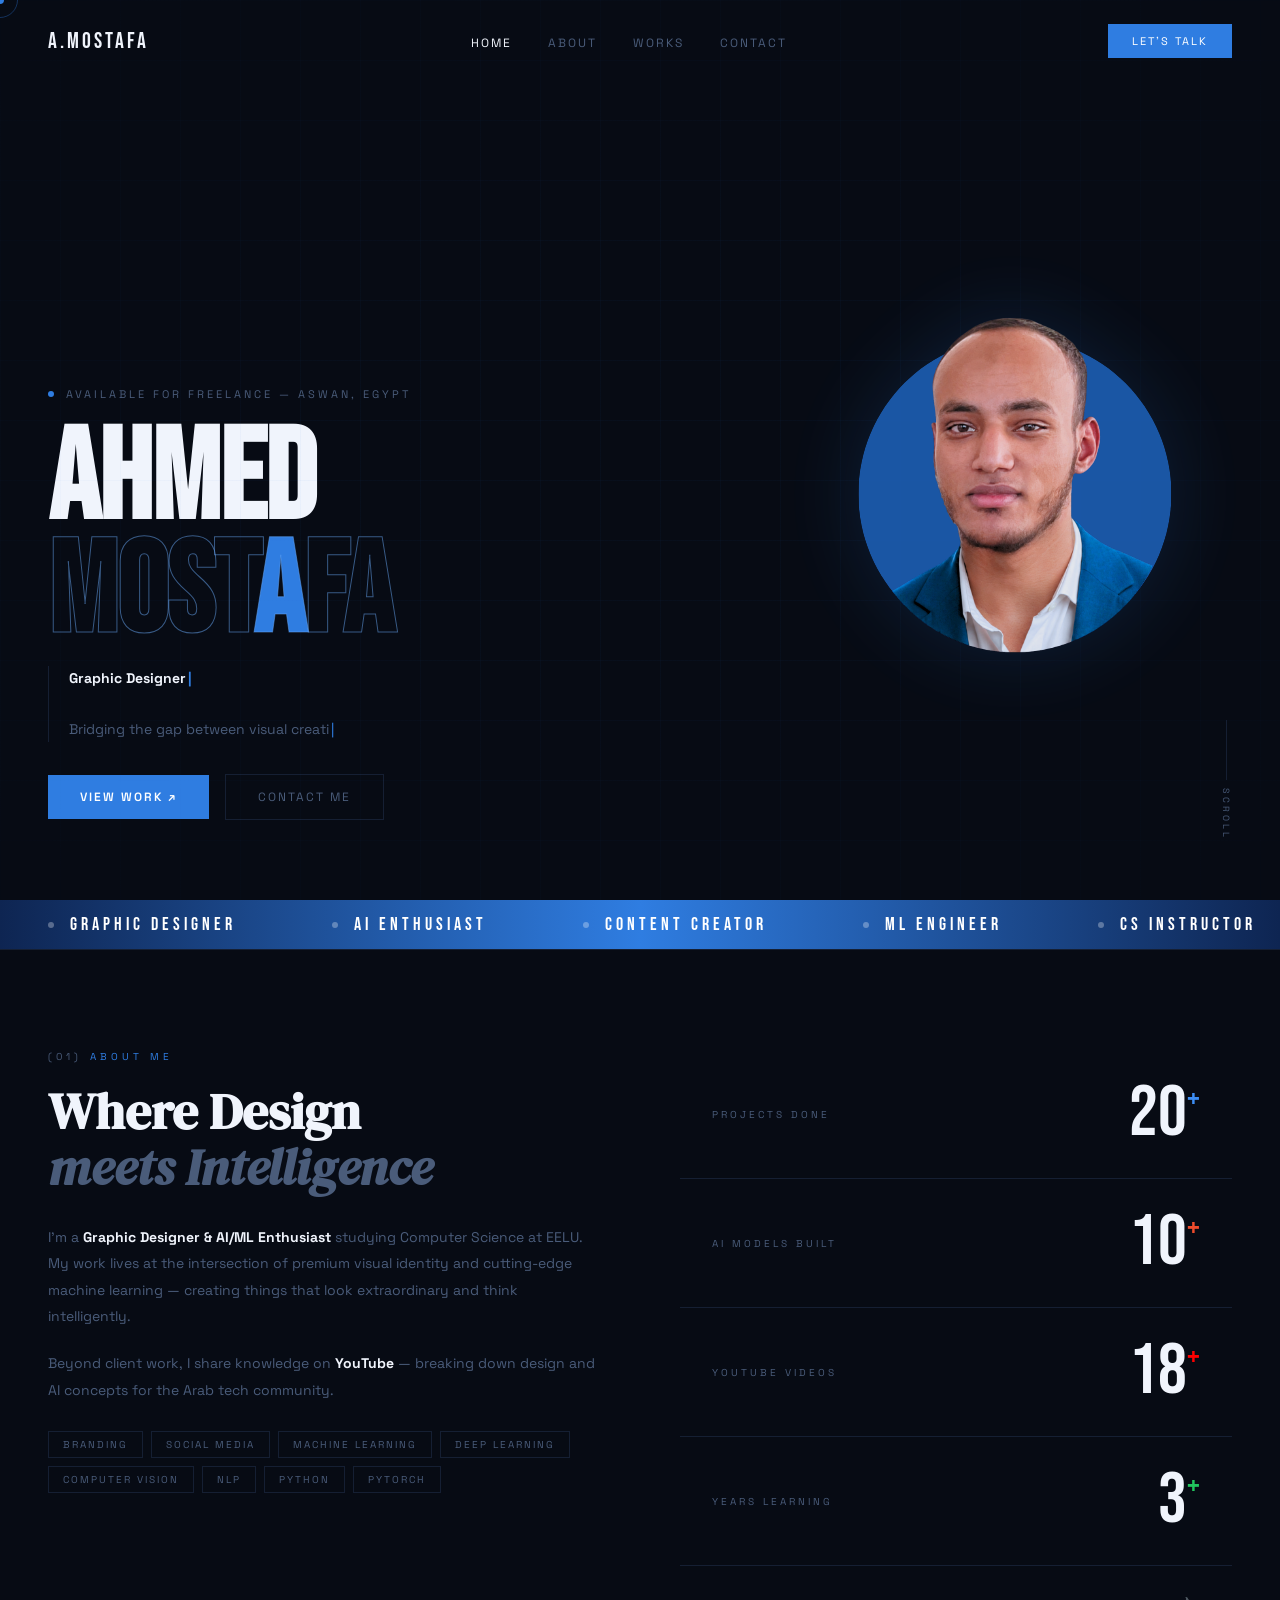
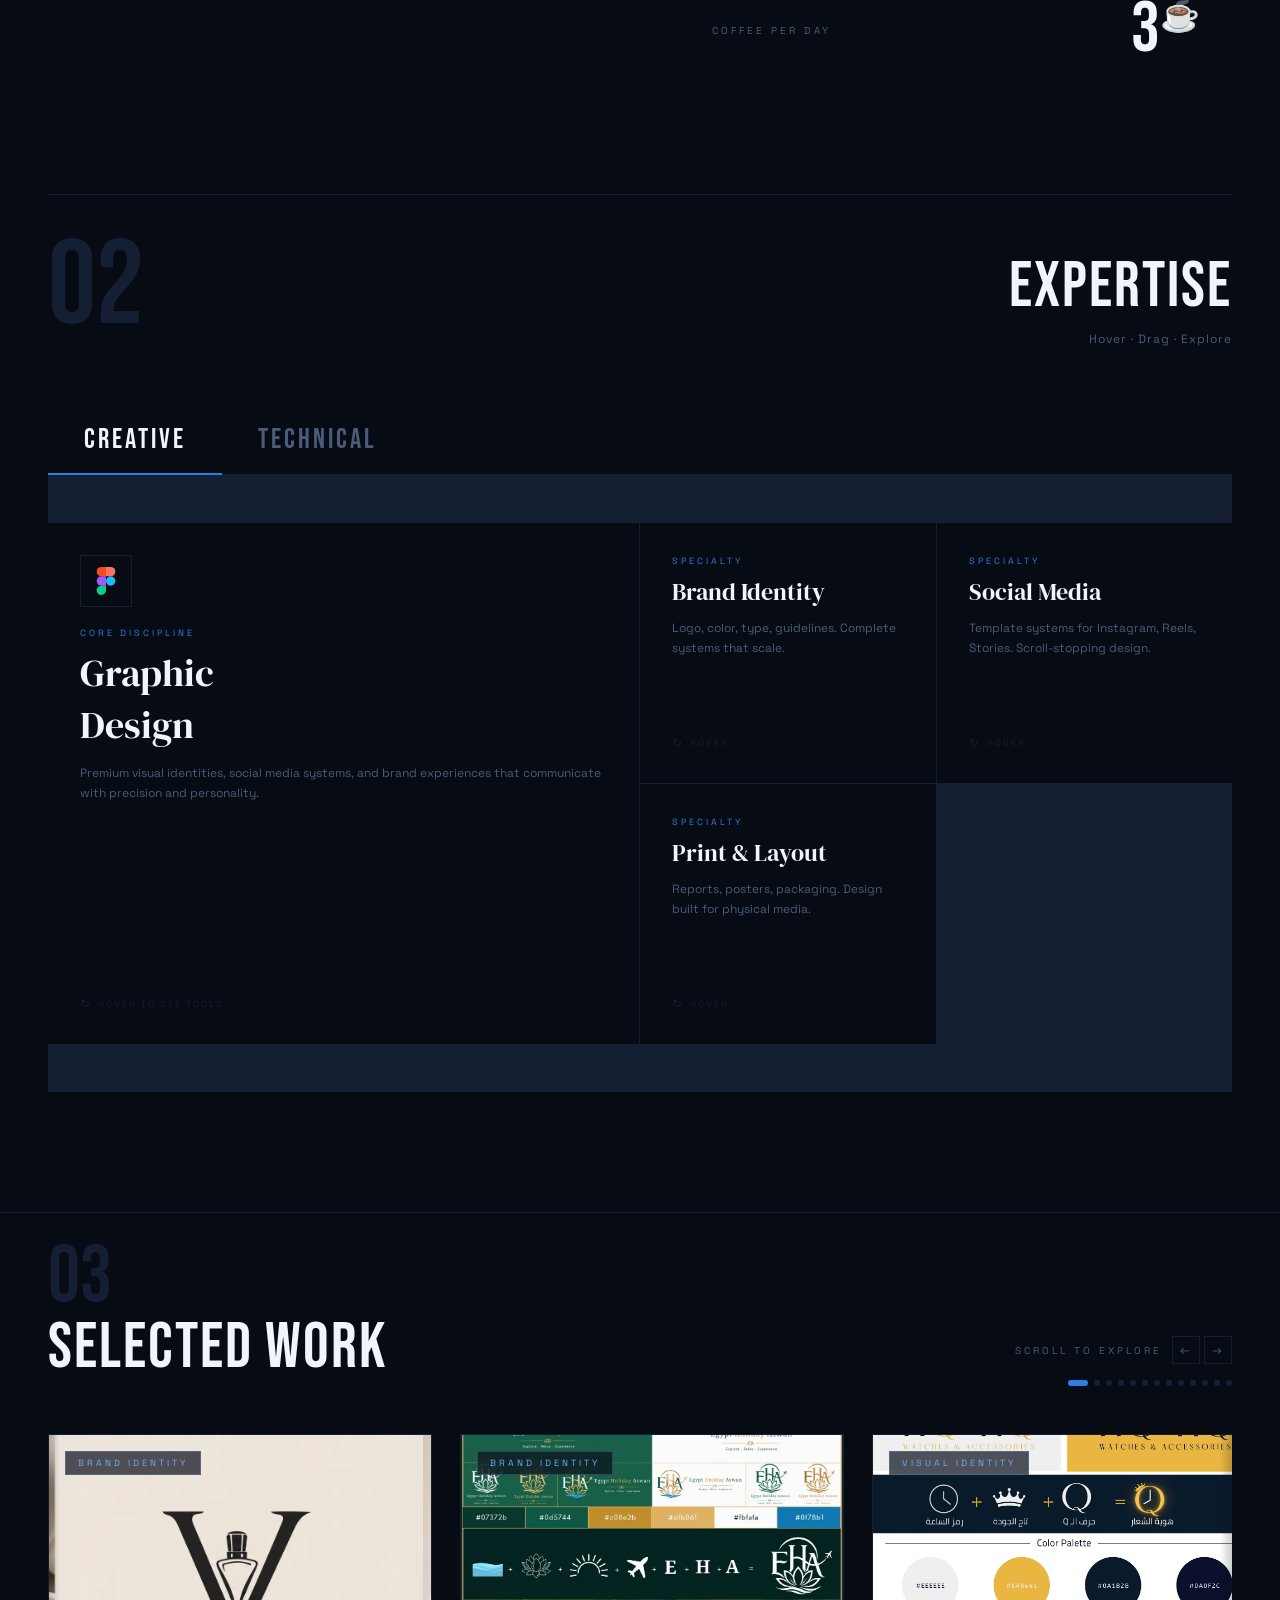
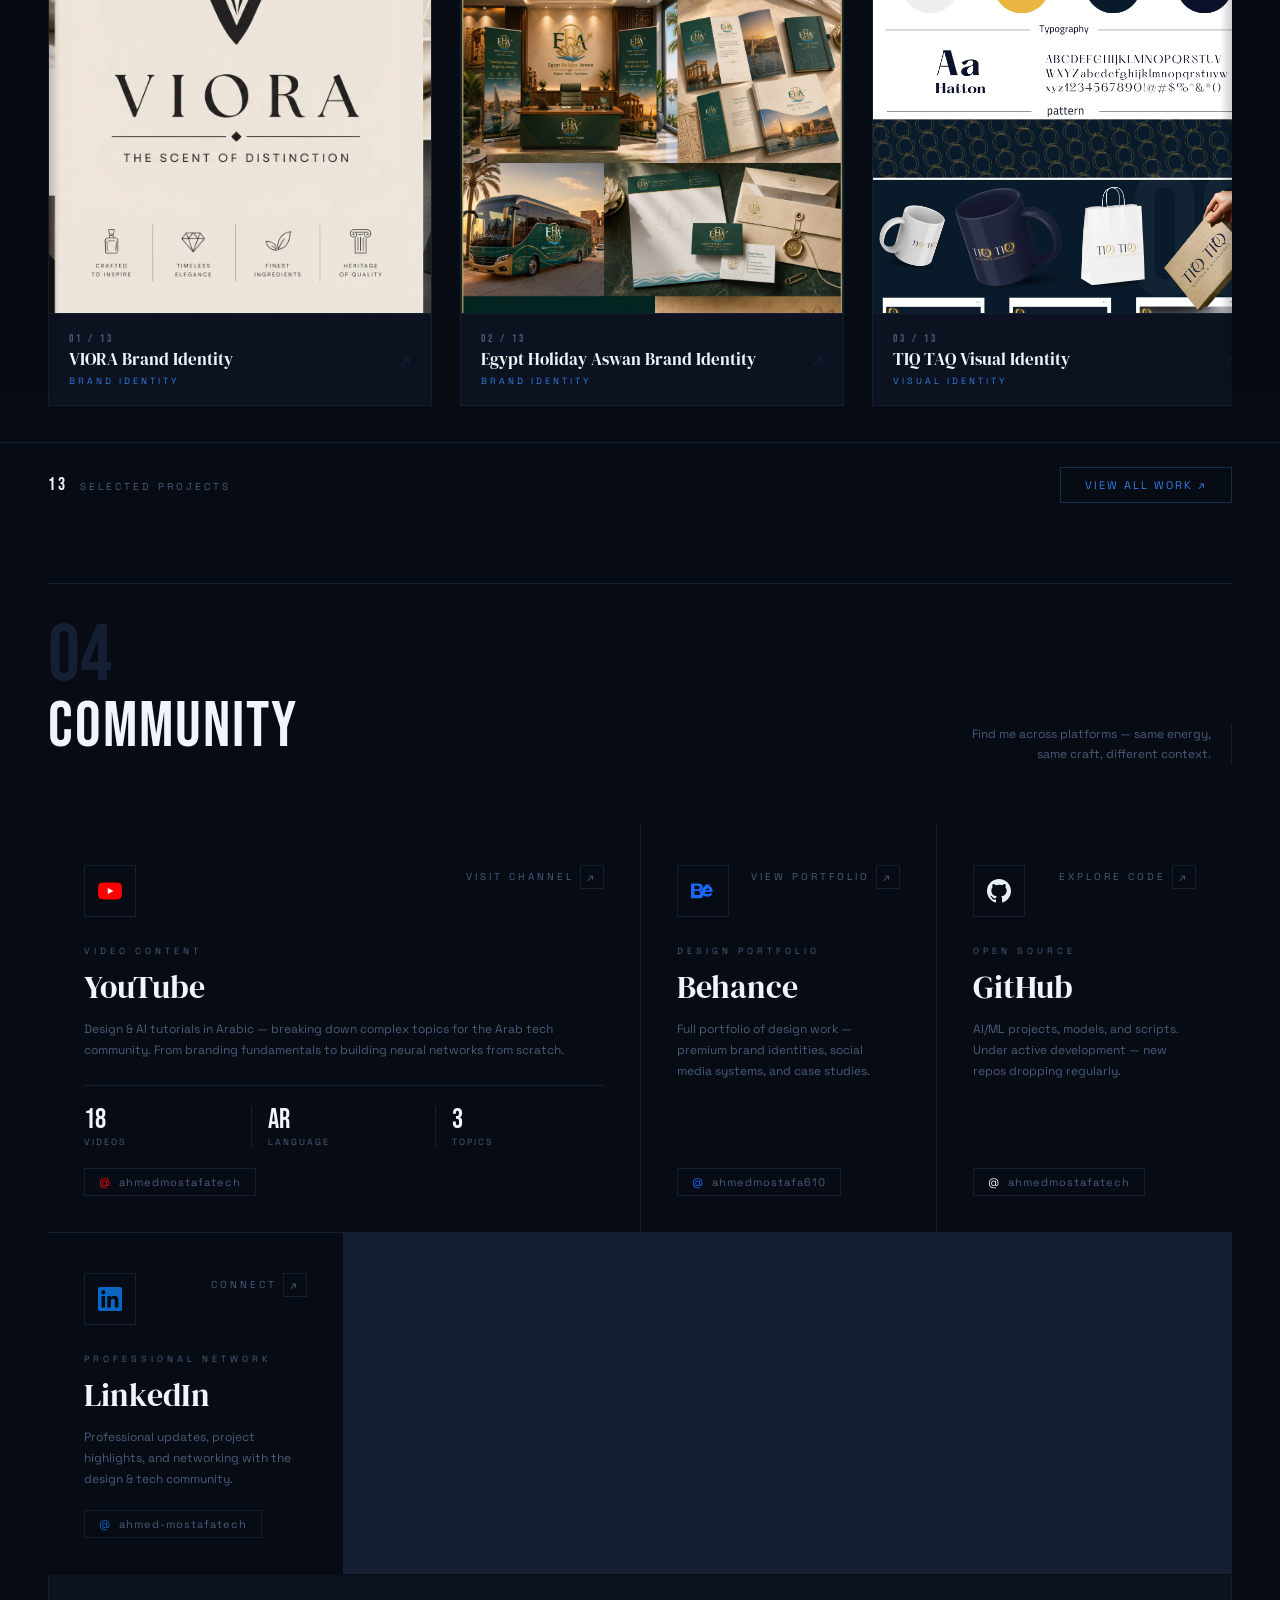
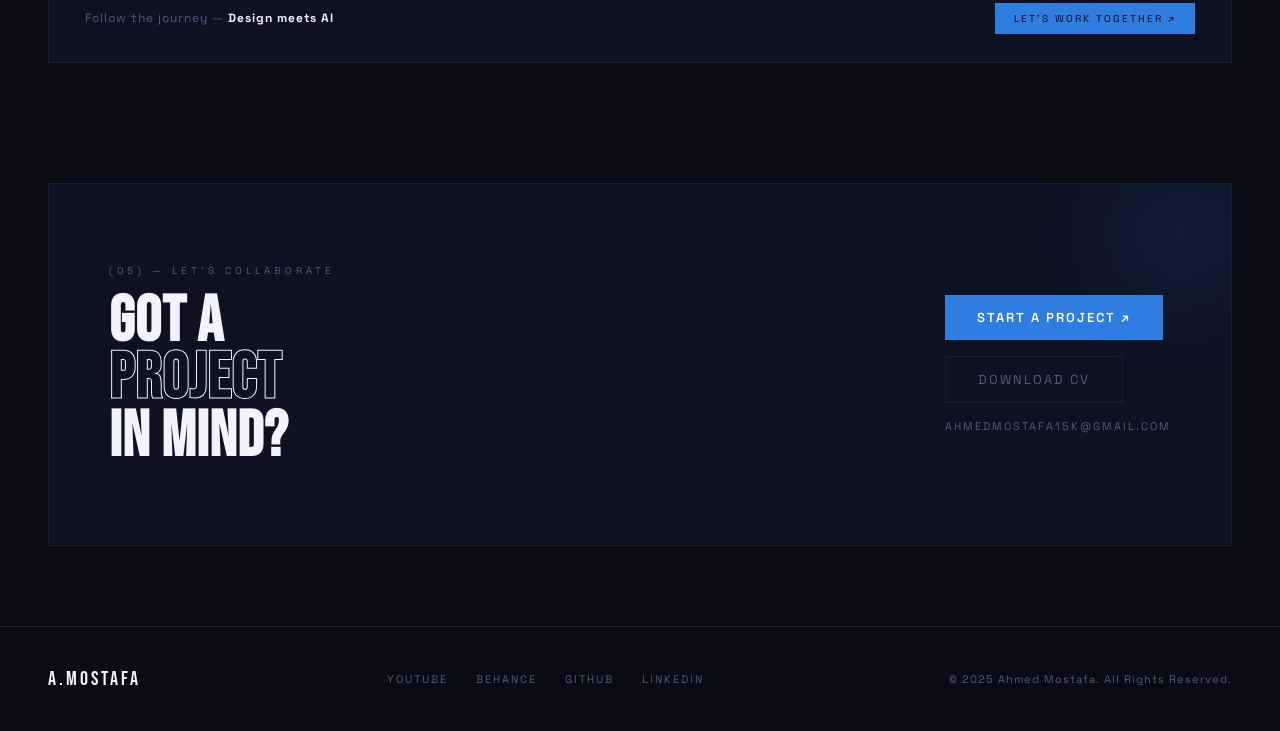
<file: index.html>
<!DOCTYPE html>
<html lang="en">
<head>
  <meta charset="UTF-8">
  <meta name="viewport" content="width=device-width, initial-scale=1.0">
  <title>Ahmed Mostafa — Designer & AI Builder</title>
  <link rel="preconnect" href="https://fonts.googleapis.com">
  <link href="https://fonts.googleapis.com/css2?family=Bebas+Neue&family=Space+Grotesk:wght@300;400;500;600&family=DM+Serif+Display:ital@0;1&display=swap" rel="stylesheet">
  <link rel="stylesheet" href="assets/css/base.css">
  <link rel="stylesheet" href="assets/css/components.css">
  <link rel="stylesheet" href="assets/css/pages/home.css">
</head>
<body>

<div id="cursor"></div>
<div id="cursor-ring"></div>

<!-- NAV -->
<nav id="navbar">
  <a href="index.html" class="nav-logo">A.MOSTAFA</a>
  <ul class="nav-links">
    <li><a href="index.html">Home</a></li>
    <li><a href="about.html">About</a></li>
    <li><a href="works.html">Works</a></li>
    <li><a href="contact.html">Contact</a></li>
  </ul>
  <a href="index.html#cta" class="nav-cta">Let's Talk</a>
</nav>

<!-- HERO -->
<section id="hero">
  <div class="hero-grid"></div>
  <div class="dots-container" id="dots"></div>

  <div class="hero-label">
    <div class="dot-live"></div>
    <span>Available for Freelance — Aswan, Egypt</span>
  </div>
  <!-- HERO IMAGE -->
<div class="hero-image-wrap reveal">
  <img src="assets/images/1.svg" alt="Ahmed Mostafa" class="hero-img">
</div>

  <h1 class="hero-title">
    <span class="line1">AHMED</span>
    <span class="line2">MOST<span class="accent-word">A</span>FA</span>
  </h1>

  <div class="hero-bottom">
    <!-- بعد -->
<div class="hero-desc">
  <strong id="typewriter-title" class="tw-cursor"></strong><br><br>
  <span
    id="typewriter-desc"
    class="tw-cursor"
    data-text="Bridging the gap between visual creativity and artificial intelligence. I design premium brands and build intelligent systems — then share the journey on YouTube."
  ></span>
</div>
    <div class="hero-ctas">
      <a href="works.html" class="btn-primary">View Work ↗</a>
      <a href="contact.html" class="btn-secondary">Contact Me</a>
    </div>
  </div>

  <div class="scroll-ind">
    <div class="scroll-line"></div>
    <span>Scroll</span>
  </div>
</section>

<!-- TICKER -->
<div class="ticker">
  <div class="ticker-inner" id="ticker-inner"></div>
</div>

<!-- ABOUT -->
<!-- ABOUT -->
<section id="about">

  <div class="about-left reveal">
    <div class="about-label">About Me</div>
    <h2 class="about-title">
      Where Design<br>
      <em>meets Intelligence</em>
    </h2>
    <p class="about-body">
      I'm a <strong>Graphic Designer & AI/ML Enthusiast</strong> studying Computer Science at EELU. My work lives at the intersection of premium visual identity and cutting-edge machine learning — creating things that look extraordinary and think intelligently.
    </p>
    <p class="about-body">
      Beyond client work, I share knowledge on <strong>YouTube</strong> — breaking down design and AI concepts for the Arab tech community.
    </p>
    <div class="tags">
      <span class="tag">Branding</span>
      <span class="tag">Social Media</span>
      <span class="tag">Machine Learning</span>
      <span class="tag">Deep Learning</span>
      <span class="tag">Computer Vision</span>
      <span class="tag">NLP</span>
      <span class="tag">Python</span>
      <span class="tag">PyTorch</span>
    </div>
  </div>

  <div class="about-right reveal">

    <div class="stat-row" style="--s-color:#3d8ef5">
      <div class="stat-label">Projects Done</div>
      <div class="stat-num">20<sup>+</sup></div>
      <div class="stat-tooltip">
        <div class="tt-label">Design & Tech</div>
        <div class="tt-title">20+ Projects</div>
        <div class="tt-desc">Brand identities, social media systems, AI models, and web projects — delivered to real clients.</div>
        <div class="tt-items">
          <span class="tt-item">Branding</span>
          <span class="tt-item">Social Media</span>
          <span class="tt-item">AI/ML</span>
          <span class="tt-item">Web</span>
        </div>
      </div>
    </div>

    <div class="stat-row" style="--s-color:#EE4C2C">
      <div class="stat-label">AI Models Built</div>
      <div class="stat-num">10<sup>+</sup></div>
      <div class="stat-tooltip">
        <div class="tt-label">Machine Learning</div>
        <div class="tt-title">10+ Models</div>
        <div class="tt-desc">Object detection, NLP, style transfer, face recognition — built and deployed with PyTorch & TensorFlow.</div>
        <div class="tt-items">
          <span class="tt-item" style="color:#EE4C2C;border-color:rgba(238,76,44,.2);background:rgba(238,76,44,.06)">PyTorch</span>
          <span class="tt-item" style="color:#EE4C2C;border-color:rgba(238,76,44,.2);background:rgba(238,76,44,.06)">TensorFlow</span>
          <span class="tt-item" style="color:#EE4C2C;border-color:rgba(238,76,44,.2);background:rgba(238,76,44,.06)">YOLO</span>
          <span class="tt-item" style="color:#EE4C2C;border-color:rgba(238,76,44,.2);background:rgba(238,76,44,.06)">BERT</span>
        </div>
      </div>
    </div>

    <div class="stat-row" style="--s-color:#ff0000">
      <div class="stat-label">YouTube Videos</div>
      <div class="stat-num">18<sup>+</sup></div>
      <div class="stat-tooltip">
        <div class="tt-label">Arabic Content</div>
        <div class="tt-title">Teaching in Arabic</div>
        <div class="tt-desc">Design & AI tutorials in Arabic — breaking down complex topics for the Arab tech community.</div>
        <div class="tt-items">
          <span class="tt-item" style="color:#ff0000;border-color:rgba(255,0,0,.2);background:rgba(255,0,0,.06)">Design</span>
          <span class="tt-item" style="color:#ff0000;border-color:rgba(255,0,0,.2);background:rgba(255,0,0,.06)">AI & ML</span>
          <span class="tt-item" style="color:#ff0000;border-color:rgba(255,0,0,.2);background:rgba(255,0,0,.06)">Networking</span>
        </div>
      </div>
    </div>

    <div class="stat-row" style="--s-color:#22c55e">
      <div class="stat-label">Years Learning</div>
      <div class="stat-num">3<sup>+</sup></div>
      <div class="stat-tooltip">
        <div class="tt-label">Self-taught Journey</div>
        <div class="tt-title">3+ Years</div>
        <div class="tt-desc">From first Desigin to deploying ML models — a continuous journey of building, failing, and shipping.</div>
        <div class="tt-items">
          <span class="tt-item" style="color:#22c55e;border-color:rgba(34,197,94,.2);background:rgba(34,197,94,.06)">2022 — Design</span>
          <span class="tt-item" style="color:#22c55e;border-color:rgba(34,197,94,.2);background:rgba(34,197,94,.06)">2024 — AI/ML</span>
          <span class="tt-item" style="color:#22c55e;border-color:rgba(34,197,94,.2);background:rgba(34,197,94,.06)">2026 — YouTube</span>
        </div>
      </div>
    </div>

    <div class="stat-row" style="--s-color:#f59e0b">
      <div class="stat-label">Coffee Per Day</div>
      <div class="stat-num">3<sup>☕</sup></div>
      <div class="stat-tooltip">
        <div class="tt-label">Important Metric</div>
        <div class="tt-title">Fuel System</div>
        <div class="tt-desc">Cup 1 — morning focus. Cup 2 — peak productivity zone. Cup 3 — late night deep work mode activated.</div>
        <div class="tt-items">
          <span class="tt-item" style="color:#f59e0b;border-color:rgba(245,158,11,.2);background:rgba(245,158,11,.06)">11pm — 3am</span>
          <span class="tt-item" style="color:#f59e0b;border-color:rgba(245,158,11,.2);background:rgba(245,158,11,.06)">Best ideas: cup 2</span>
        </div>
      </div>
    </div>

  </div>

</section>

<!-- SKILLS -->
<!-- SKILLS -->
<section id="skills">
  <div class="section-header reveal">
    <div class="section-num">02</div>
    <div class="section-right">
      <div class="section-title">EXPERTISE</div>
      <div class="section-sub">Hover · Drag · Explore</div>
    </div>
  </div>

  <!-- TABS -->
<!-- TABS -->
  <div class="skills-tabs">
    <button class="tab-btn active" onclick="switchTab('design',this)">Creative</button>
    <button class="tab-btn" onclick="switchTab('ai',this)">Technical</button>
  </div>

  <!-- ── PANEL: DESIGN ── -->
  <div class="tab-panel active" id="panel-design">
    <div class="design-panel">
      <div class="flip-card tall">
        <div class="flip-inner">
          <div class="flip-front">
            <div class="fc-icon">
              <svg viewBox="0 0 24 24" fill="none"><path d="M8 24c2.208 0 4-1.792 4-4v-4H8a4 4 0 0 0 0 8z" fill="#0ACF83"/><path d="M4 12a4 4 0 0 1 4-4h4v8H8a4 4 0 0 1-4-4z" fill="#A259FF"/><path d="M4 4a4 4 0 0 1 4-4h4v8H8A4 4 0 0 1 4 4z" fill="#F24E1E"/><path d="M12 0h4a4 4 0 0 1 0 8h-4V0z" fill="#FF7262"/><path d="M20 12a4 4 0 1 1-8 0 4 4 0 0 1 8 0z" fill="#1ABCFE"/></svg>
            </div>
            <div class="fc-label">Core Discipline</div>
            <div class="fc-name-lg">Graphic<br>Design</div>
            <div class="fc-desc">Premium visual identities, social media systems, and brand experiences that communicate with precision and personality.</div>
            <div class="fc-hint">Hover to see tools</div>
          </div>
          <div class="flip-back">
  <div class="back-title">Tools & Skills</div>
  <div class="back-tools-grid">
    <div class="tool-icon-card">
      <svg viewBox="0 0 24 24" width="32" height="32"><path d="M8 24c2.208 0 4-1.792 4-4v-4H8a4 4 0 0 0 0 8z" fill="#0ACF83"/><path d="M4 12a4 4 0 0 1 4-4h4v8H8a4 4 0 0 1-4-4z" fill="#A259FF"/><path d="M4 4a4 4 0 0 1 4-4h4v8H8A4 4 0 0 1 4 4z" fill="#F24E1E"/><path d="M12 0h4a4 4 0 0 1 0 8h-4V0z" fill="#FF7262"/><path d="M20 12a4 4 0 1 1-8 0 4 4 0 0 1 8 0z" fill="#1ABCFE"/></svg>
      <span>Figma</span>
    </div>
    <div class="tool-icon-card">
      <svg viewBox="0 0 24 24" width="32" height="32"><path d="M0 0h24v24H0z" fill="#FF9A00"/><path d="M12 6.5A5.5 5.5 0 1 1 6.5 12 5.5 5.5 0 0 1 12 6.5z" fill="#FF3366"/></svg>
      <span>Illustrator</span>
    </div>
    <div class="tool-icon-card">
      <svg viewBox="0 0 24 24" width="32" height="32"><rect width="24" height="24" rx="2" fill="#31A8FF"/><path d="M7 7h4.5a3.5 3.5 0 0 1 0 7H7zm0 7h5a3.5 3.5 0 0 1 0 7H7z" fill="#fff" opacity=".9"/></svg>
      <span>Photoshop</span>
    </div>
    <div class="tool-icon-card">
      <svg viewBox="0 0 24 24" width="32" height="32" fill="none"><rect width="24" height="24" rx="4" fill="#1a1a2e"/><path d="M4 8h16M4 12h10M4 16h12" stroke="#a259ff" stroke-width="1.5" stroke-linecap="round"/></svg>
      <span>Branding</span>
    </div>
    <div class="tool-icon-card">
      <svg viewBox="0 0 24 24" width="32" height="32" fill="none"><rect width="24" height="24" rx="4" fill="#1a1a2e"/><rect x="3" y="3" width="8" height="8" rx="1" stroke="#E4405F" stroke-width="1.5"/><rect x="13" y="3" width="8" height="8" rx="1" stroke="#E4405F" stroke-width="1.5"/><rect x="3" y="13" width="8" height="8" rx="1" stroke="#E4405F" stroke-width="1.5"/><rect x="13" y="13" width="8" height="8" rx="1" stroke="#E4405F" stroke-width="1.5"/></svg>
      <span>Social Media</span>
    </div>
    <div class="tool-icon-card">
      <svg viewBox="0 0 24 24" width="32" height="32" fill="none"><rect width="24" height="24" rx="4" fill="#1a1a2e"/><path d="M4 4h16v12H4z" stroke="#f59e0b" stroke-width="1.5"/><path d="M8 20h8M12 16v4" stroke="#f59e0b" stroke-width="1.5" stroke-linecap="round"/></svg>
      <span>Print</span>
    </div>
  </div>
  <div class="back-note">3+ years — branding, social media, and print.</div>
</div>
        </div>
      </div>

      <div class="flip-card">
        <div class="flip-inner">
          <div class="flip-front">
            <div class="fc-label">Specialty</div>
            <div class="fc-name">Brand Identity</div>
            <div class="fc-desc">Logo, color, type, guidelines. Complete systems that scale.</div>
            <div class="fc-hint">Hover</div>
          </div>
<div class="flip-back">
  <div class="back-title">Deliverables</div>
  <div class="back-tools-grid">
    <div class="tool-icon-card">
      <svg viewBox="0 0 24 24" width="32" height="32" fill="none"><circle cx="12" cy="12" r="9" stroke="#a259ff" stroke-width="1.5"/><path d="M12 6v6l4 2" stroke="#a259ff" stroke-width="1.5" stroke-linecap="round"/></svg>
      <span>Logo Suite</span>
    </div>
    <div class="tool-icon-card">
      <svg viewBox="0 0 24 24" width="32" height="32" fill="none"><rect x="2" y="2" width="9" height="9" rx="1" fill="#EE4C2C" opacity=".8"/><rect x="13" y="2" width="9" height="9" rx="1" fill="#3d8ef5" opacity=".8"/><rect x="2" y="13" width="9" height="9" rx="1" fill="#FFD43B" opacity=".8"/><rect x="13" y="13" width="9" height="9" rx="1" fill="#0ACF83" opacity=".8"/></svg>
      <span>Color System</span>
    </div>
    <div class="tool-icon-card">
      <svg viewBox="0 0 24 24" width="32" height="32" fill="none"><path d="M4 4h16v16H4z" stroke="#7ab4ff" stroke-width="1.5"/><path d="M8 9h8M8 12h5M8 15h6" stroke="#7ab4ff" stroke-width="1.5" stroke-linecap="round"/></svg>
      <span>Brand Guide</span>
    </div>
  </div>
  <div class="back-note">Full identity from strategy to final asset.</div>
</div>
        </div>
      </div>

      <div class="flip-card">
        <div class="flip-inner">
          <div class="flip-front">
            <div class="fc-label">Specialty</div>
            <div class="fc-name">Social Media</div>
            <div class="fc-desc">Template systems for Instagram, Reels, Stories. Scroll-stopping design.</div>
            <div class="fc-hint">Hover</div>
          </div>
          <div class="flip-back">
  <div class="back-title">Formats</div>
  <div class="back-tools-grid">
    <div class="tool-icon-card">
      <svg viewBox="0 0 24 24" width="32" height="32" fill="none">
        <rect width="24" height="24" rx="6" fill="url(#ig)"/>
        <defs><linearGradient id="ig" x1="0" y1="24" x2="24" y2="0"><stop offset="0%" stop-color="#f09433"/><stop offset="25%" stop-color="#e6683c"/><stop offset="50%" stop-color="#dc2743"/><stop offset="75%" stop-color="#cc2366"/><stop offset="100%" stop-color="#bc1888"/></linearGradient></defs>
        <rect x="7" y="7" width="10" height="10" rx="3" stroke="#fff" stroke-width="1.5"/>
        <circle cx="12" cy="12" r="2.5" stroke="#fff" stroke-width="1.2"/>
        <circle cx="16.2" cy="7.8" r=".8" fill="#fff"/>
      </svg>
      <span>Feed Posts</span>
    </div>
    <div class="tool-icon-card">
      <svg viewBox="0 0 24 24" width="32" height="32" fill="none">
        <rect width="24" height="24" rx="4" fill="#1a1a2e"/>
        <rect x="7" y="3" width="10" height="18" rx="2" stroke="#E4405F" stroke-width="1.5"/>
        <path d="M10 8h4M10 11h4M10 14h2" stroke="#E4405F" stroke-width="1.2" stroke-linecap="round"/>
      </svg>
      <span>Stories</span>
    </div>
    <div class="tool-icon-card">
      <svg viewBox="0 0 24 24" width="32" height="32" fill="none">
        <rect width="24" height="24" rx="4" fill="#1a1a2e"/>
        <path d="M5 8h14v8H5z" stroke="#a259ff" stroke-width="1.5" stroke-linejoin="round"/>
        <path d="M10 10.5l4 1.5-4 1.5V10.5z" fill="#a259ff"/>
      </svg>
      <span>Reels Cover</span>
    </div>
    <div class="tool-icon-card">
      <svg viewBox="0 0 24 24" width="32" height="32" fill="none">
        <rect width="24" height="24" rx="4" fill="#1a1a2e"/>
        <rect x="3" y="5" width="18" height="14" rx="1.5" stroke="#FFD43B" stroke-width="1.5"/>
        <path d="M10 9l5 3-5 3V9z" fill="#FFD43B"/>
      </svg>
      <span>Thumbnails</span>
    </div>
    <div class="tool-icon-card">
      <svg viewBox="0 0 24 24" width="32" height="32" fill="none">
        <rect width="24" height="24" rx="4" fill="#1a1a2e"/>
        <circle cx="12" cy="12" r="7" stroke="#00d4aa" stroke-width="1.5"/>
        <path d="M12 8v4l3 2" stroke="#00d4aa" stroke-width="1.5" stroke-linecap="round"/>
      </svg>
      <span>Scheduling</span>
    </div>
    <div class="tool-icon-card">
      <svg viewBox="0 0 24 24" width="32" height="32" fill="none">
        <rect width="24" height="24" rx="4" fill="#1a1a2e"/>
        <path d="M4 6h16M4 10h10M4 14h12M4 18h8" stroke="#3d8ef5" stroke-width="1.5" stroke-linecap="round"/>
      </svg>
      <span>Captions</span>
    </div>
  </div>
  <div class="back-note">Complete monthly content systems delivered to clients.</div>
</div>
        </div>
      </div>

      

      <div class="flip-card">
        <div class="flip-inner">
          <div class="flip-front">
            <div class="fc-label">Specialty</div>
            <div class="fc-name">Print & Layout</div>
            <div class="fc-desc">Reports, posters, packaging. Design built for physical media.</div>
            <div class="fc-hint">Hover</div>
          </div>
          <div class="flip-back">
  <div class="back-title">Formats</div>
  <div class="back-tools-grid">
    <div class="tool-icon-card">
      <svg viewBox="0 0 24 24" width="32" height="32" fill="none">
        <rect width="24" height="24" rx="4" fill="#1a1a2e"/>
        <rect x="4" y="3" width="16" height="18" rx="1.5" stroke="#f59e0b" stroke-width="1.5"/>
        <path d="M7 7h10M7 10h10M7 13h6" stroke="#f59e0b" stroke-width="1.2" stroke-linecap="round"/>
      </svg>
      <span>Reports</span>
    </div>
    <div class="tool-icon-card">
      <svg viewBox="0 0 24 24" width="32" height="32" fill="none">
        <rect width="24" height="24" rx="4" fill="#1a1a2e"/>
        <rect x="3" y="3" width="18" height="18" rx="1" stroke="#EE4C2C" stroke-width="1.5"/>
        <path d="M12 7v10M7 12h10" stroke="#EE4C2C" stroke-width="1.5" stroke-linecap="round"/>
      </svg>
      <span>Posters</span>
    </div>
    <div class="tool-icon-card">
      <svg viewBox="0 0 24 24" width="32" height="32" fill="none">
        <rect width="24" height="24" rx="4" fill="#1a1a2e"/>
        <path d="M4 8h16v10a2 2 0 0 1-2 2H6a2 2 0 0 1-2-2V8z" stroke="#0ACF83" stroke-width="1.5"/>
        <path d="M4 8l8-4 8 4" stroke="#0ACF83" stroke-width="1.5" stroke-linejoin="round"/>
      </svg>
      <span>Packaging</span>
    </div>
    <div class="tool-icon-card">
      <svg viewBox="0 0 24 24" width="32" height="32" fill="none">
        <rect width="24" height="24" rx="4" fill="#1a1a2e"/>
        <rect x="3" y="6" width="18" height="12" rx="1" stroke="#7B61FF" stroke-width="1.5"/>
        <path d="M7 10h10M7 14h6" stroke="#7B61FF" stroke-width="1.2" stroke-linecap="round"/>
      </svg>
      <span>Flyers</span>
    </div>
    <div class="tool-icon-card">
      <svg viewBox="0 0 24 24" width="32" height="32" fill="none">
        <rect width="24" height="24" rx="4" fill="#1a1a2e"/>
        <rect x="4" y="4" width="7" height="9" rx="1" stroke="#00B4D8" stroke-width="1.5"/>
        <rect x="13" y="4" width="7" height="5" rx="1" stroke="#00B4D8" stroke-width="1.5"/>
        <rect x="13" y="11" width="7" height="9" rx="1" stroke="#00B4D8" stroke-width="1.5"/>
        <rect x="4" y="15" width="7" height="5" rx="1" stroke="#00B4D8" stroke-width="1.5"/>
      </svg>
      <span>Brochures</span>
    </div>
    <div class="tool-icon-card">
      <svg viewBox="0 0 24 24" width="32" height="32" fill="none">
        <rect width="24" height="24" rx="4" fill="#1a1a2e"/>
        <path d="M5 8h14v10H5z" stroke="#FFD43B" stroke-width="1.5"/>
        <path d="M8 8V6a4 4 0 0 1 8 0v2" stroke="#FFD43B" stroke-width="1.5" stroke-linecap="round"/>
        <circle cx="12" cy="13" r="2" fill="#FFD43B" opacity=".6"/>
      </svg>
      <span>Menus</span>
    </div>
  </div>
  <div class="back-note">Print-ready files with proper bleed, CMYK, and resolution.</div>
</div>
        </div>
      </div>
    </div>
  </div>

  <!-- ── PANEL: AI/ML ── -->
  <div class="tab-panel" id="panel-ai">
    <div class="ai-panel">
      <div class="ai-scroll-wrap" id="aiScroll">
        <div class="ai-track">

          <div class="ai-card" style="--card-c:#3d8ef5">
            <div class="ai-card-num">01</div>
            <div class="ai-card-icon"><svg viewBox="0 0 24 24"><path d="M11.97 0C5.815 0 6.2 2.656 6.2 2.656l.007 2.752h5.87v.826H3.89S0 5.77 0 11.982c0 6.214 3.437 5.993 3.437 5.993h2.05v-2.883s-.11-3.437 3.382-3.437h5.83s3.27.053 3.27-3.162V3.316S18.467 0 11.97 0zm-3.23 1.874a1.056 1.056 0 1 1 0 2.113 1.056 1.056 0 0 1 0-2.113z" fill="#3670A0"/><path d="M12.03 24c6.155 0 5.77-2.656 5.77-2.656l-.007-2.752H11.92v-.826h8.187S24 18.23 24 12.018c0-6.214-3.437-5.993-3.437-5.993h-2.05v2.883s.11 3.437-3.382 3.437H9.3s-3.27-.053-3.27 3.162v5.177S5.533 24 12.03 24zm3.23-1.874a1.056 1.056 0 1 1 0-2.113 1.056 1.056 0 0 1 0 2.113z" fill="#FFD43B"/></svg></div>
            <div class="ai-card-name">Python</div>
            <div class="ai-card-desc">Primary language for all ML/DL work. NumPy, Pandas, and the full data science stack.</div>
            <div class="prog-list">
              <div class="prog-item"><div class="prog-top"><span class="prog-label">Proficiency</span><span class="prog-val">90%</span></div><div class="prog-bar"><div class="prog-fill" style="--p:90%"></div></div></div>
              <div class="prog-item"><div class="prog-top"><span class="prog-label">Data Handling</span><span class="prog-val">85%</span></div><div class="prog-bar"><div class="prog-fill" style="--p:85%"></div></div></div>
            </div>
          </div>

          <div class="ai-card" style="--card-c:#FF6F00">
            <div class="ai-card-num">02</div>
            <div class="ai-card-icon"><svg viewBox="0 0 24 24"><path d="M1.292 5.856L11.54 0v24l-4.095-2.378V7.603l-6.168 3.564.015-5.31zm21.43 5.311l-6.168-3.564v14.02L12.46 24V0l10.262 5.856v5.31z" fill="#FF6F00"/></svg></div>
            <div class="ai-card-name">TensorFlow</div>
            <div class="ai-card-desc">Deep learning framework for building and training neural networks at scale.</div>
            <div class="prog-list">
              <div class="prog-item"><div class="prog-top"><span class="prog-label">Model Building</span><span class="prog-val">78%</span></div><div class="prog-bar"><div class="prog-fill" style="--p:78%"></div></div></div>
              <div class="prog-item"><div class="prog-top"><span class="prog-label">Keras API</span><span class="prog-val">82%</span></div><div class="prog-bar"><div class="prog-fill" style="--p:82%"></div></div></div>
            </div>
          </div>

          <div class="ai-card" style="--card-c:#EE4C2C">
            <div class="ai-card-num">03</div>
            <div class="ai-card-icon"><svg viewBox="0 0 24 24"><path d="M12.005 0L4.952 7.053a9.865 9.865 0 0 0 0 14.01 9.866 9.866 0 0 0 14.01 0 9.865 9.865 0 0 0 0-14.01L16.947 9.08a4.577 4.577 0 0 1 0 6.5 4.577 4.577 0 0 1-6.5 0 4.577 4.577 0 0 1 0-6.5l1.558-1.56z" fill="#EE4C2C"/><circle cx="16.001" cy="5.999" r="1.664" fill="#EE4C2C"/></svg></div>
            <div class="ai-card-name">PyTorch</div>
            <div class="ai-card-desc">Preferred framework for research and custom model architectures with dynamic graphs.</div>
            <div class="prog-list">
              <div class="prog-item"><div class="prog-top"><span class="prog-label">Custom Models</span><span class="prog-val">80%</span></div><div class="prog-bar"><div class="prog-fill" style="--p:80%"></div></div></div>
              <div class="prog-item"><div class="prog-top"><span class="prog-label">Training Loops</span><span class="prog-val">75%</span></div><div class="prog-bar"><div class="prog-fill" style="--p:75%"></div></div></div>
            </div>
          </div>

          <div class="ai-card" style="--card-c:#00B4D8">
            <div class="ai-card-num">04</div>
            <div class="ai-card-icon"><svg viewBox="0 0 24 24" fill="none"><rect width="24" height="24" rx="4" fill="#00B4D8" opacity=".15"/><path d="M12 4a8 8 0 1 0 0 16A8 8 0 0 0 12 4zm0 2a6 6 0 0 1 5.2 9H6.8A6 6 0 0 1 12 6zm-4 10h8l-2 2H10l-2-2z" fill="#00B4D8"/></svg></div>
            <div class="ai-card-name">Computer Vision</div>
            <div class="ai-card-desc">Object detection, image classification, and real-time video processing with OpenCV & YOLO.</div>
            <div class="prog-list">
              <div class="prog-item"><div class="prog-top"><span class="prog-label">Detection</span><span class="prog-val">85%</span></div><div class="prog-bar"><div class="prog-fill" style="--p:85%"></div></div></div>
              <div class="prog-item"><div class="prog-top"><span class="prog-label">OpenCV</span><span class="prog-val">80%</span></div><div class="prog-bar"><div class="prog-fill" style="--p:80%"></div></div></div>
            </div>
          </div>

          <div class="ai-card" style="--card-c:#7B61FF">
            <div class="ai-card-num">05</div>
            <div class="ai-card-icon"><svg viewBox="0 0 24 24" fill="none"><path d="M12 3c-1.5 3-4.5 4.5-7.5 4.5 0 6 3 10.5 7.5 13.5 4.5-3 7.5-7.5 7.5-13.5C16.5 7.5 13.5 6 12 3z" stroke="#7B61FF" stroke-width="1.5" fill="rgba(123,97,255,.1)"/><path d="M9 12l2 2 4-4" stroke="#7B61FF" stroke-width="1.5" stroke-linecap="round" stroke-linejoin="round"/></svg></div>
            <div class="ai-card-name">NLP</div>
            <div class="ai-card-desc">Text classification, sentiment analysis, and Arabic language processing with Transformers.</div>
            <div class="prog-list">
              <div class="prog-item"><div class="prog-top"><span class="prog-label">Transformers</span><span class="prog-val">72%</span></div><div class="prog-bar"><div class="prog-fill" style="--p:72%"></div></div></div>
              <div class="prog-item"><div class="prog-top"><span class="prog-label">Arabic NLP</span><span class="prog-val">78%</span></div><div class="prog-bar"><div class="prog-fill" style="--p:78%"></div></div></div>
            </div>
          </div>

          <div class="ai-card" style="--card-c:#F7931E">
            <div class="ai-card-num">06</div>
            <div class="ai-card-icon"><svg viewBox="0 0 24 24" fill="none"><circle cx="12" cy="12" r="9" stroke="#F7931E" stroke-width="1.5" fill="rgba(247,147,30,.08)"/><path d="M8 12h8M12 8v8" stroke="#F7931E" stroke-width="1.5" stroke-linecap="round"/></svg></div>
            <div class="ai-card-name">Deep Learning</div>
            <div class="ai-card-desc">CNN, RNN, Transformers. Neural architectures from research to production deployment.</div>
            <div class="prog-list">
              <div class="prog-item"><div class="prog-top"><span class="prog-label">CNNs</span><span class="prog-val">83%</span></div><div class="prog-bar"><div class="prog-fill" style="--p:83%"></div></div></div>
              <div class="prog-item"><div class="prog-top"><span class="prog-label">Architecture</span><span class="prog-val">75%</span></div><div class="prog-bar"><div class="prog-fill" style="--p:75%"></div></div></div>
            </div>
          </div>

          <div class="ai-card" style="--card-c:#3d8ef5">
  <div class="ai-card-num">07</div>
  <div class="ai-card-icon">
    <svg viewBox="0 0 24 24" fill="none"><path d="M9.4 16.6L4.8 12l4.6-4.6L8 6l-6 6 6 6 1.4-1.4zm5.2 0l4.6-4.6-4.6-4.6L16 6l6 6-6 6-1.4-1.4z" fill="#3d8ef5"/></svg>
  </div>
  <div class="ai-card-name">Web Development</div>
  <div class="ai-card-desc">HTML, CSS, JavaScript — building responsive, modern web experiences from scratch.</div>
  <div class="prog-list">
    <div class="prog-item"><div class="prog-top"><span class="prog-label">HTML / CSS</span><span class="prog-val">88%</span></div><div class="prog-bar"><div class="prog-fill" style="--p:88%"></div></div></div>
    <div class="prog-item"><div class="prog-top"><span class="prog-label">JavaScript</span><span class="prog-val">78%</span></div><div class="prog-bar"><div class="prog-fill" style="--p:78%"></div></div></div>
  </div>
</div>

<div class="ai-card" style="--card-c:#00d4aa">
  <div class="ai-card-num">08</div>
  <div class="ai-card-icon">
    <svg viewBox="0 0 24 24" fill="none"><circle cx="12" cy="5" r="2" stroke="#00d4aa" stroke-width="1.5"/><circle cx="5" cy="19" r="2" stroke="#00d4aa" stroke-width="1.5"/><circle cx="19" cy="19" r="2" stroke="#00d4aa" stroke-width="1.5"/><path d="M12 7v4M12 11l-5 6M12 11l5 6" stroke="#00d4aa" stroke-width="1.5" stroke-linecap="round"/></svg>
  </div>
  <div class="ai-card-name">Networking</div>
  <div class="ai-card-desc">TCP/IP, subnetting, routing, VLANs. Teaching CCNA-aligned content in Arabic on YouTube.</div>
  <div class="prog-list">
    <div class="prog-item"><div class="prog-top"><span class="prog-label">TCP/IP & Subnetting</span><span class="prog-val">85%</span></div><div class="prog-bar"><div class="prog-fill" style="--p:85%"></div></div></div>
    <div class="prog-item"><div class="prog-top"><span class="prog-label">Routing & Switching</span><span class="prog-val">78%</span></div><div class="prog-bar"><div class="prog-fill" style="--p:78%"></div></div></div>
  </div>
</div>

<div class="ai-card" style="--card-c:#e8eef8">
  <div class="ai-card-num">09</div>
  <div class="ai-card-icon">
    <svg viewBox="0 0 24 24"><path d="M12 0C5.374 0 0 5.373 0 12c0 5.302 3.438 9.8 8.207 11.387.6.113.793-.261.793-.577v-2.234c-3.338.726-4.033-1.416-4.033-1.416-.546-1.387-1.333-1.756-1.333-1.756-1.089-.745.083-.729.083-.729 1.205.084 1.839 1.237 1.839 1.237 1.07 1.834 2.807 1.304 3.492.997.107-.775.418-1.305.762-1.604-2.665-.305-5.467-1.334-5.467-5.931 0-1.311.469-2.381 1.236-3.221-.124-.303-.535-1.524.117-3.176 0 0 1.008-.322 3.301 1.23A11.509 11.509 0 0 1 12 5.803c1.02.005 2.047.138 3.006.404 2.291-1.552 3.297-1.23 3.297-1.23.653 1.653.242 2.874.118 3.176.77.84 1.235 1.911 1.235 3.221 0 4.609-2.807 5.624-5.479 5.921.43.372.823 1.102.823 2.222v3.293c0 .319.192.694.801.576C20.566 21.797 24 17.3 24 12c0-6.627-5.373-12-12-12z" fill="#e8eef8"/></svg>
  </div>
  <div class="ai-card-name">Git & GitHub</div>
  <div class="ai-card-desc">Version control, branching, collaboration. All projects tracked and published on GitHub.</div>
  <div class="prog-list">
    <div class="prog-item"><div class="prog-top"><span class="prog-label">Git Workflow</span><span class="prog-val">82%</span></div><div class="prog-bar"><div class="prog-fill" style="--p:82%"></div></div></div>
    <div class="prog-item"><div class="prog-top"><span class="prog-label">Collaboration</span><span class="prog-val">78%</span></div><div class="prog-bar"><div class="prog-fill" style="--p:78%"></div></div></div>
  </div>
</div>

        </div>
      </div>
      <div class="drag-hint">Drag to explore all skills</div>
    </div>
  </div>

  <!-- ── PANEL: TOOLS ── -->
  <div class="tab-panel" id="panel-tools">
    <div class="tools-panel">
      <div class="tools-left">
        <div class="tools-title">Dev &amp; <em>Tech Stack</em></div>
        <div class="tools-desc">The supporting tools that power both design workflows and ML pipelines — from version control to deployment.</div>
        <div class="tools-grid-list">
          <div class="tgl-row">
            <div class="tgl-icon"><svg viewBox="0 0 24 24"><path d="M12 0C5.374 0 0 5.373 0 12c0 5.302 3.438 9.8 8.207 11.387.6.113.793-.261.793-.577v-2.234c-3.338.726-4.033-1.416-4.033-1.416-.546-1.387-1.333-1.756-1.333-1.756-1.089-.745.083-.729.083-.729 1.205.084 1.839 1.237 1.839 1.237 1.07 1.834 2.807 1.304 3.492.997.107-.775.418-1.305.762-1.604-2.665-.305-5.467-1.334-5.467-5.931 0-1.311.469-2.381 1.236-3.221-.124-.303-.535-1.524.117-3.176 0 0 1.008-.322 3.301 1.23A11.509 11.509 0 0 1 12 5.803c1.02.005 2.047.138 3.006.404 2.291-1.552 3.297-1.23 3.297-1.23.653 1.653.242 2.874.118 3.176.77.84 1.235 1.911 1.235 3.221 0 4.609-2.807 5.624-5.479 5.921.43.372.823 1.102.823 2.222v3.293c0 .319.192.694.801.576C20.566 21.797 24 17.3 24 12c0-6.627-5.373-12-12-12z" fill="#fff"/></svg></div>
            <span class="tgl-name">Git & GitHub</span>
          </div>
          <div class="tgl-row">
            <div class="tgl-icon"><svg viewBox="0 0 24 24"><path d="M11.5 0C5.159 0 0 5.159 0 11.5S5.159 23 11.5 23 23 17.841 23 11.5 17.841 0 11.5 0zm1 17.5h-2v-7h2v7zm0-9h-2V6.5h2V8.5z" fill="#F37626"/></svg></div>
            <span class="tgl-name">Jupyter Notebook</span>
          </div>
          <div class="tgl-row">
            <div class="tgl-icon"><svg viewBox="0 0 24 24"><rect width="24" height="24" rx="2" fill="#007ACC" opacity=".9"/><path d="M4.5 8.5v7M9 8.5v7M4.5 12H9M14 8.5v7h5l-2.5-3.5 2.5-3.5H14z" stroke="#fff" stroke-width="1.4" stroke-linecap="round" stroke-linejoin="round" fill="none"/></svg></div>
            <span class="tgl-name">VS Code</span>
          </div>
          <div class="tgl-row">
            <div class="tgl-icon"><svg viewBox="0 0 24 24"><path d="M9.4 16.6L4.8 12l4.6-4.6L8 6l-6 6 6 6 1.4-1.4zm5.2 0l4.6-4.6-4.6-4.6L16 6l6 6-6 6-1.4-1.4z" fill="#3d8ef5"/></svg></div>
            <span class="tgl-name">HTML / CSS / JS</span>
          </div>
          <div class="tgl-row">
            <div class="tgl-icon"><svg viewBox="0 0 24 24"><path d="M12.87 3.82a.82.82 0 0 0-.82-.82H4.87a.82.82 0 0 0-.82.82v16.36a.82.82 0 0 0 .82.82h14.26a.82.82 0 0 0 .82-.82v-9.27a.82.82 0 0 0-.82-.82H13.7a.82.82 0 0 0-.82-.82V3.82z" fill="#E95420"/><path d="M14.07 3.82v5.45h5.06l-5.06-5.45z" fill="#fff" opacity=".3"/></svg></div>
            <span class="tgl-name">Linux / Ubuntu</span>
          </div>
        </div>
      </div>
      <div class="tools-right">
        <div class="orbit-wrap" id="orbitWrap">
          <div class="orbit-ring ring1"></div>
          <div class="orbit-ring ring2"></div>
          <div class="orbit-ring ring3"></div>
          <div class="orbit-center">
            <svg viewBox="0 0 24 24"><path d="M11.5 0C5.159 0 0 5.159 0 11.5S5.159 23 11.5 23 23 17.841 23 11.5 17.841 0 11.5 0zm1 17.5h-2v-7h2v7zm0-9h-2V6.5h2V8.5z" fill="#F37626"/></svg>
          </div>
        </div>
      </div>
    </div>
  </div>
</section>

<!-- WORK -->
<section id="work">

  <div class="work-header">
    <div class="work-header-left">
      <div class="wh-num">03</div>
      <div class="wh-title">SELECTED WORK</div>
    </div>
    <div class="work-header-right">
      <div class="scroll-hint">
        <span>Scroll to explore</span>
        <div class="scroll-hint-arrows">
          <div class="sha" id="btnPrev">←</div>
          <div class="sha" id="btnNext">→</div>
        </div>
      </div>
      <div class="progress-dots" id="work-dots"></div>
    </div>
  </div>

  <div class="carousel-outer">
    <div class="carousel-track" id="work-track">
  <!-- rendered by home.js -->
</div>
  </div>

  <div class="work-footer">
    <div class="wf-count"><span>08</span> &nbsp;Selected Projects</div>
    <a href="works.html" class="wf-cta">View All Work ↗</a>
  </div>

</section>

<!-- CONTENT & COMMUNITY -->
<section id="content">

  <div class="section-header">
    <div class="sh-left">
      <div class="sh-num">04</div>
      <div class="sh-title">COMMUNITY</div>
    </div>
    <div class="sh-right">
      Find me across platforms — same energy, same craft, different context.
    </div>
  </div>

  <div class="community-grid">

    <!-- ── YOUTUBE (wide) ── -->
    <a href="https://www.youtube.com/@ahmedmostafatech" class="pc pc-yt">
      <div class="pc-top">
        <div class="pc-icon-wrap">
          <svg viewBox="0 0 24 24"><path d="M23.5 6.19a3.02 3.02 0 0 0-2.12-2.14C19.54 3.5 12 3.5 12 3.5s-7.54 0-9.38.55A3.02 3.02 0 0 0 .5 6.19C0 8.04 0 12 0 12s0 3.96.5 5.81a3.02 3.02 0 0 0 2.12 2.14C4.46 20.5 12 20.5 12 20.5s7.54 0 9.38-.55a3.02 3.02 0 0 0 2.12-2.14C24 15.96 24 12 24 12s0-3.96-.5-5.81z" fill="#FF0000"/><path d="M9.75 15.02V8.98L15.5 12l-5.75 3.02z" fill="#fff"/></svg>
        </div>
        <div class="pc-ext">Visit Channel <div class="pc-ext-arrow">↗</div></div>
      </div>
      <div class="pc-platform">Video Content</div>
      <div class="pc-name">YouTube</div>
      <div class="pc-desc">Design & AI tutorials in Arabic — breaking down complex topics for the Arab tech community. From branding fundamentals to building neural networks from scratch.</div>
      <div class="pc-stats">
        <div class="pc-stat">
          <div class="ps-n">18</div>
          <div class="ps-l">Videos</div>
        </div>
        <div class="pc-stat">
          <div class="ps-n">AR</div>
          <div class="ps-l">Language</div>
        </div>
        <div class="pc-stat">
          <div class="ps-n">3</div>
          <div class="ps-l">Topics</div>
        </div>
      </div>
      <div class="pc-handle">ahmedmostafatech</div>
    </a>

    <!-- ── BEHANCE ── -->
    <a href="https://www.behance.net/ahmedmostafa610" class="pc pc-bh">
      <div class="pc-top">
        <div class="pc-icon-wrap">
          <svg viewBox="0 0 24 24"><path d="M6.938 4.503c.702 0 1.34.06 1.92.188.577.13 1.07.33 1.485.61.41.28.733.65.96 1.12.225.47.34 1.05.34 1.73 0 .74-.17 1.36-.507 1.86-.338.5-.837.9-1.502 1.22.906.26 1.576.72 2.022 1.37.448.66.665 1.45.665 2.36 0 .75-.13 1.39-.41 1.93-.28.55-.67 1-.17 1.35-.497.36-1.068.63-1.71.8-.64.17-1.31.25-2.01.25H0V4.51h6.938zm-.34 5.65c.585 0 1.063-.14 1.437-.42.374-.28.56-.73.56-1.35 0-.34-.06-.62-.18-.84-.12-.22-.29-.4-.5-.53-.21-.13-.45-.22-.72-.27-.27-.05-.55-.08-.84-.08H3.5v3.5h3.1zm.16 5.9c.32 0 .623-.03.908-.1.285-.06.535-.17.75-.32.214-.15.384-.35.51-.6.125-.25.19-.57.19-.95 0-.76-.21-1.3-.63-1.62-.42-.32-.97-.48-1.65-.48H3.5v4.07h3.26zm8.642-1.27c.34.33.83.5 1.47.5.46 0 .85-.11 1.18-.34.33-.23.535-.48.61-.74h2.56c-.41 1.27-1.03 2.18-1.87 2.72-.84.54-1.86.81-3.05.81-.83 0-1.58-.13-2.24-.4-.66-.27-1.22-.65-1.67-1.14-.45-.49-.8-1.07-1.04-1.75-.24-.68-.36-1.42-.36-2.23 0-.78.13-1.51.38-2.19.25-.68.62-1.27 1.08-1.76.47-.5 1.03-.89 1.69-1.17.66-.28 1.4-.42 2.21-.42.9 0 1.7.17 2.38.52.68.35 1.24.82 1.67 1.4.43.59.74 1.26.93 2.02.19.76.25 1.55.19 2.39h-7.63c.04.73.27 1.3.61 1.63zm2.56-4.88c-.27-.3-.71-.45-1.31-.45-.38 0-.7.06-.96.19-.26.13-.47.29-.63.48-.16.19-.27.4-.34.62-.07.22-.11.43-.12.62h3.9c-.07-.65-.27-1.16-.54-1.46zm-3.89-4.42h4.74v1.16h-4.74V5.45z" fill="#1769FF"/></svg>
        </div>
        <div class="pc-ext">View Portfolio <div class="pc-ext-arrow">↗</div></div>
      </div>
      <div class="pc-platform">Design Portfolio</div>
      <div class="pc-name">Behance</div>
      <div class="pc-desc">Full portfolio of design work — premium brand identities, social media systems, and case studies.</div>
      <div class="pc-handle">ahmedmostafa610</div>
    </a>

    <!-- ── GITHUB ── -->
    <a href="https://github.com/ahmedmostafatech" class="pc pc-gh">
      <div class="pc-top">
        <div class="pc-icon-wrap">
          <svg viewBox="0 0 24 24"><path d="M12 0C5.374 0 0 5.373 0 12c0 5.302 3.438 9.8 8.207 11.387.599.111.793-.261.793-.577v-2.234c-3.338.726-4.033-1.416-4.033-1.416-.546-1.387-1.333-1.756-1.333-1.756-1.089-.745.083-.729.083-.729 1.205.084 1.839 1.237 1.839 1.237 1.07 1.834 2.807 1.304 3.492.997.107-.775.418-1.305.762-1.604-2.665-.305-5.467-1.334-5.467-5.931 0-1.311.469-2.381 1.236-3.221-.124-.303-.535-1.524.117-3.176 0 0 1.008-.322 3.301 1.23A11.509 11.509 0 0 1 12 5.803c1.02.005 2.047.138 3.006.404 2.291-1.552 3.297-1.23 3.297-1.23.653 1.653.242 2.874.118 3.176.77.84 1.235 1.911 1.235 3.221 0 4.609-2.807 5.624-5.479 5.921.43.372.823 1.102.823 2.222v3.293c0 .319.192.694.801.576C20.566 21.797 24 17.3 24 12c0-6.627-5.373-12-12-12z" fill="#e8eef8"/></svg>
        </div>
        <div class="pc-ext">Explore Code <div class="pc-ext-arrow">↗</div></div>
      </div>
      <div class="pc-platform">Open Source</div>
      <div class="pc-name">GitHub</div>
      <div class="pc-desc">AI/ML projects, models, and scripts. Under active development — new repos dropping regularly.</div>
      <div class="pc-handle">ahmedmostafatech</div>
    </a>

    <!-- ── LINKEDIN ── -->
    <a href="https://www.linkedin.com/in/ahmed-mostafatech/" class="pc pc-li">
      <div class="pc-top">
        <div class="pc-icon-wrap">
          <svg viewBox="0 0 24 24"><path d="M20.447 20.452h-3.554v-5.569c0-1.328-.027-3.037-1.852-3.037-1.853 0-2.136 1.445-2.136 2.939v5.667H9.351V9h3.414v1.561h.046c.477-.9 1.637-1.85 3.37-1.85 3.601 0 4.267 2.37 4.267 5.455v6.286zM5.337 7.433a2.062 2.062 0 0 1-2.063-2.065 2.064 2.064 0 1 1 2.063 2.065zm1.782 13.019H3.555V9h3.564v11.452zM22.225 0H1.771C.792 0 0 .774 0 1.729v20.542C0 23.227.792 24 1.771 24h20.451C23.2 24 24 23.227 24 22.271V1.729C24 .774 23.2 0 22.222 0h.003z" fill="#0A66C2"/></svg>
        </div>
        <div class="pc-ext">Connect <div class="pc-ext-arrow">↗</div></div>
      </div>
      <div class="pc-platform">Professional Network</div>
      <div class="pc-name">LinkedIn</div>
      <div class="pc-desc">Professional updates, project highlights, and networking with the design & tech community.</div>
      <div class="pc-handle">ahmed-mostafatech</div>
    </a>

  </div>

  <!-- CTA STRIP -->
  <div class="community-cta">
    <div class="cta-text">Follow the journey — <strong>Design meets AI</strong></div>
      <a href="contact.html" class="cta-link primary">Let's Work Together ↗</a>
    </div>
  </div>

</section>


<!-- CTA -->
<div id="cta" class="reveal">
  <div class="cta-text">
    <div class="label">(05) — Let's Collaborate</div>
    <h2>GOT A<br><em>PROJECT</em><br>IN MIND?</h2>
  </div>
  <div style="display:flex;flex-direction:column;gap:16px;align-items:flex-start;">
    <a href="mailto:ahmedmostafa15k@gmail.com" class="btn-primary" style="font-size:13px;">Start a Project ↗</a>
    <a href="#" class="btn-secondary" style="font-size:13px;">Download CV</a>
    <span style="font-size:11px;letter-spacing:2px;color:var(--muted);text-transform:uppercase;">ahmedmostafa15k@gmail.com</span>
  </div>
</div>

<!-- FOOTER -->
<footer>
  <div class="footer-logo">A.MOSTAFA</div>
  <div class="footer-links">
    <a href="#">YouTube</a>
    <a href="#">Behance</a>
    <a href="#">GitHub</a>
    <a href="#">LinkedIn</a>
  </div>
  <div class="footer-copy">© 2025 Ahmed Mostafa. All Rights Reserved.</div>
</footer>

<script src="assets/js/pages/works.js"></script>  <!-- ← أضف السطر ده -->
  <script src="assets/js/core.js"></script>
  <script src="assets/js/pages/home.js"></script>
</body>
</html>
</file>
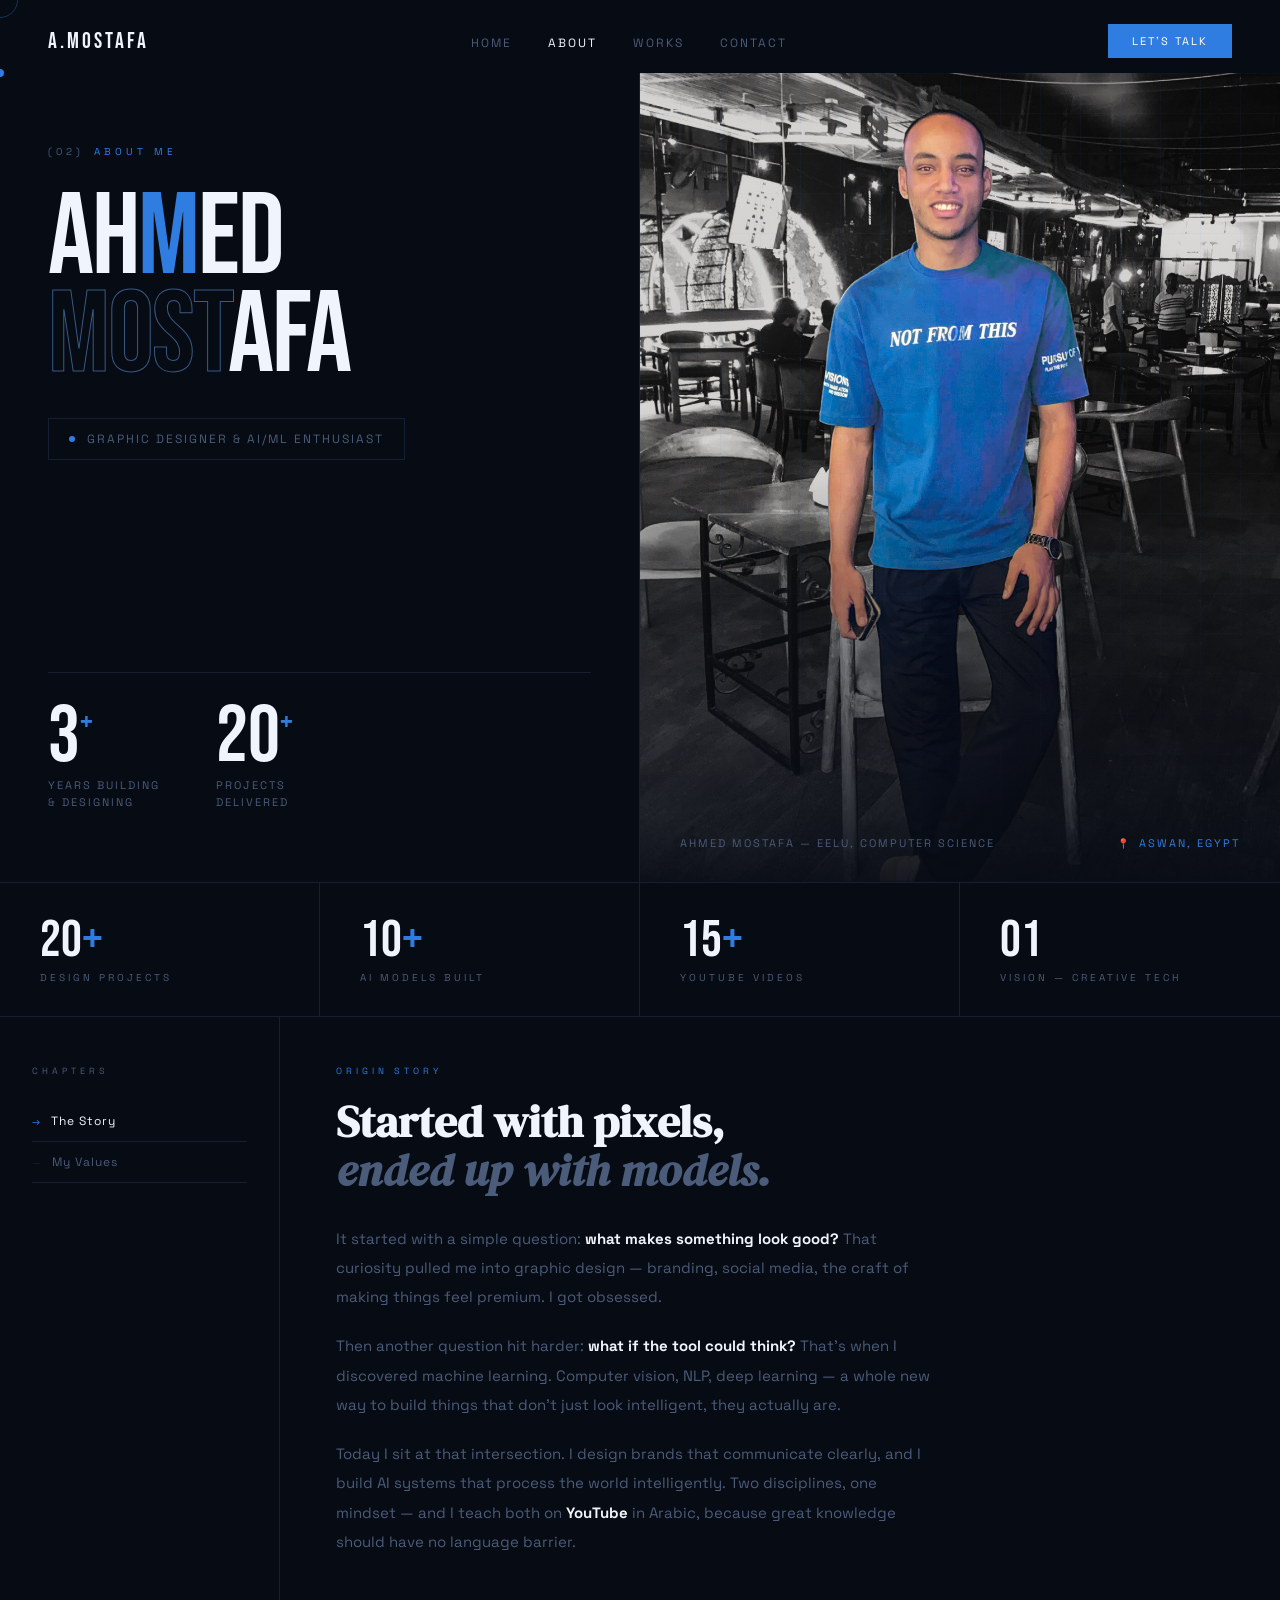
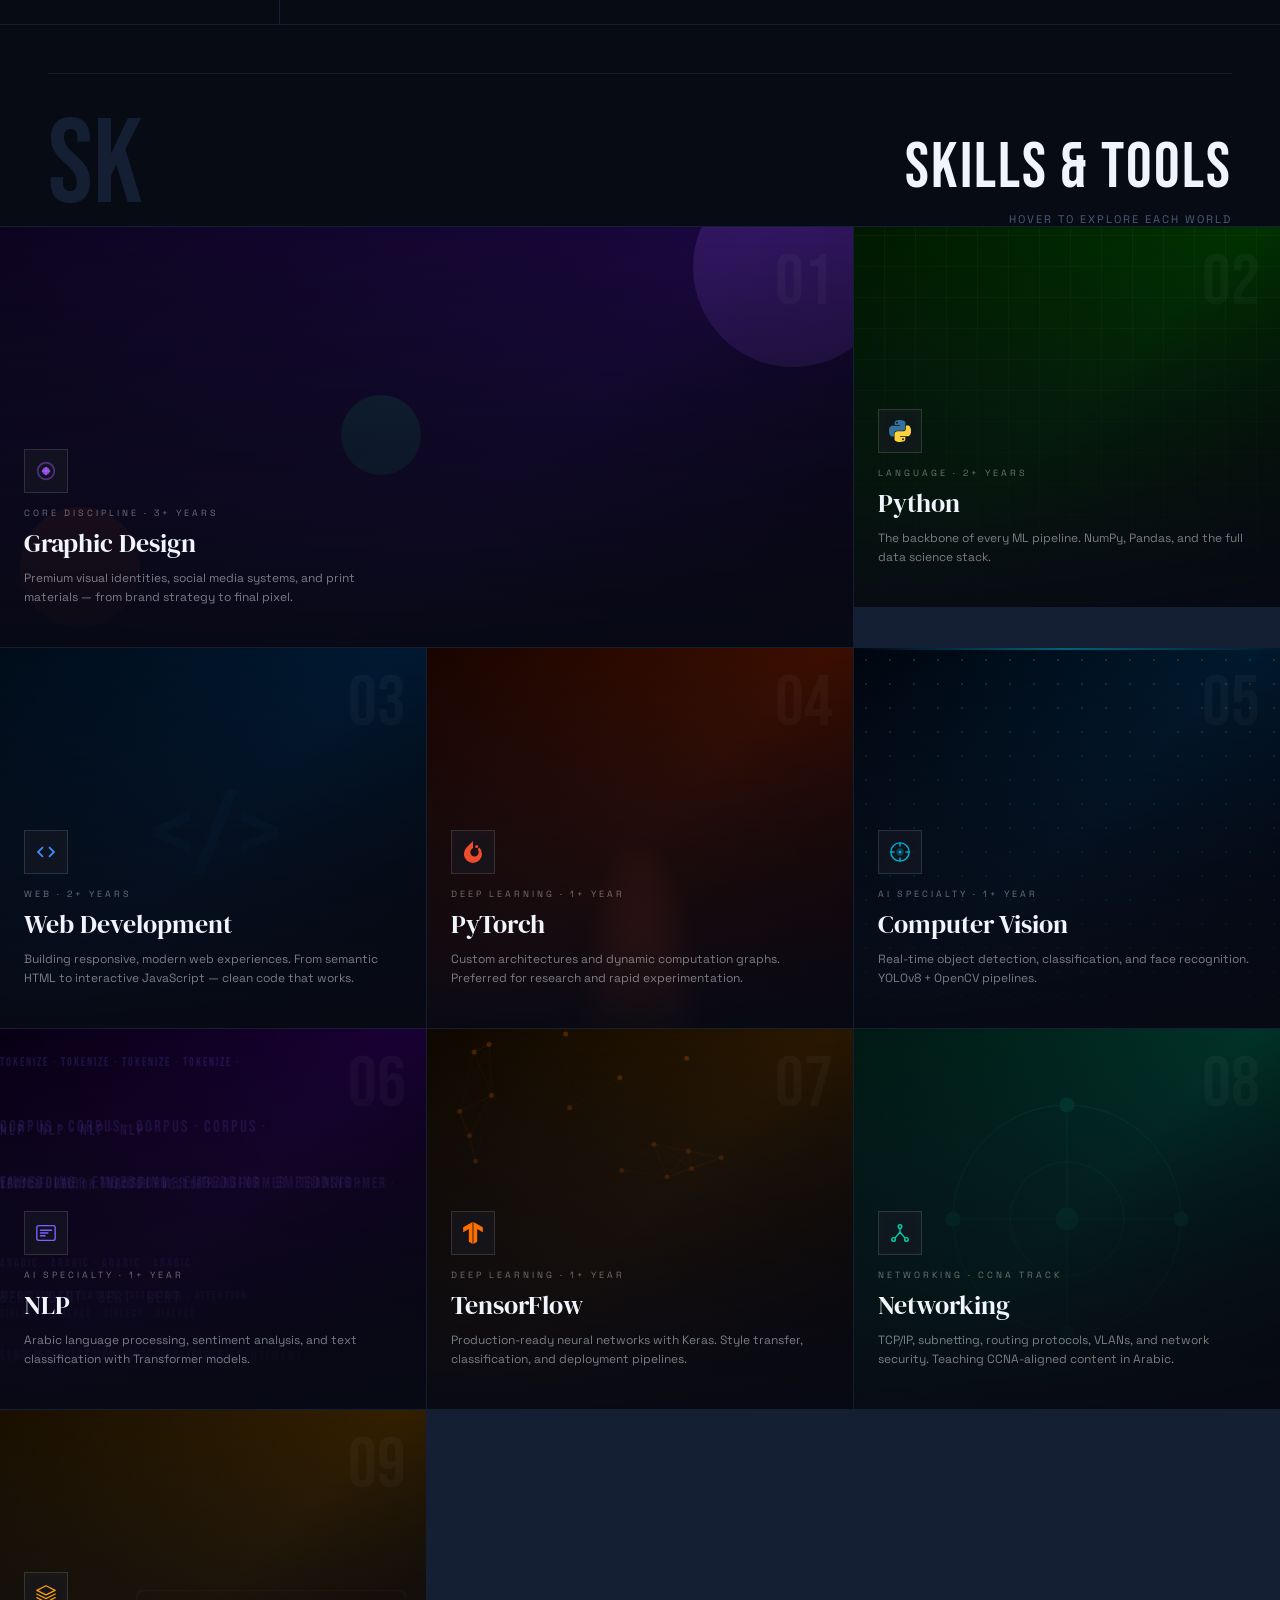
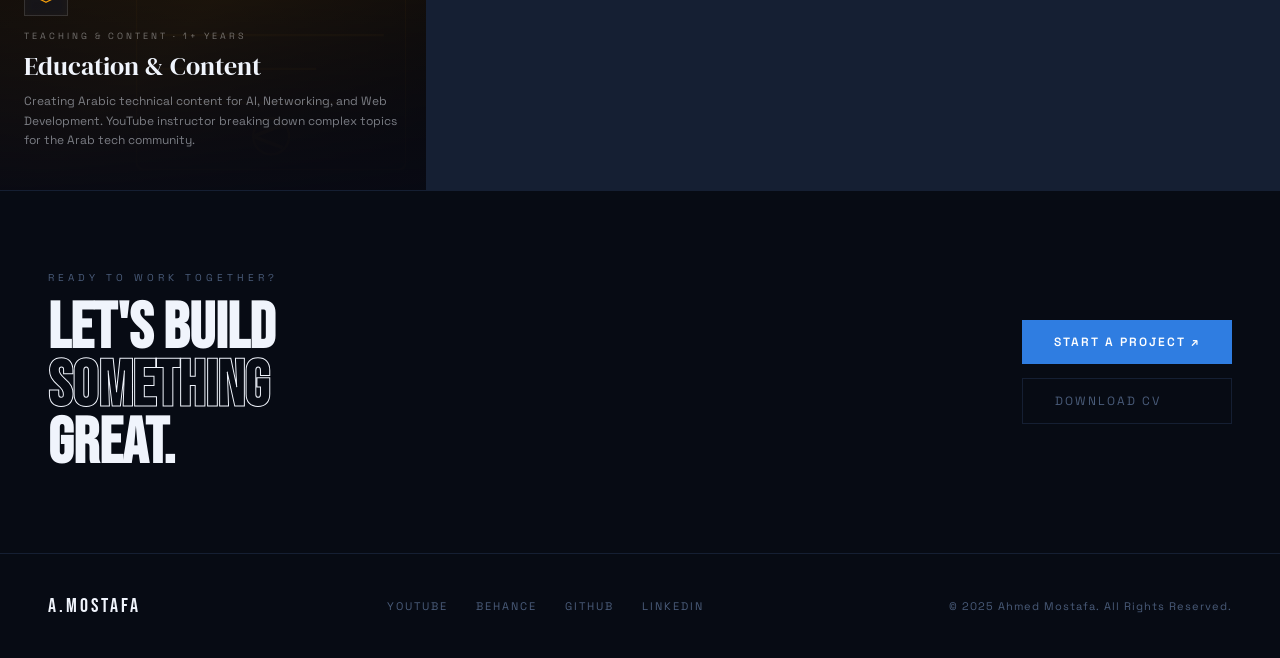
<file: about.html>
<!DOCTYPE html>
<html lang="en">
<head>
  <meta charset="UTF-8">
  <meta name="viewport" content="width=device-width, initial-scale=1.0">
  <title>About — Ahmed Mostafa</title>
  <link rel="preconnect" href="https://fonts.googleapis.com">
  <link href="https://fonts.googleapis.com/css2?family=Bebas+Neue&family=Space+Grotesk:wght@300;400;500;600&family=DM+Serif+Display:ital@0;1&display=swap" rel="stylesheet">
  <link rel="stylesheet" href="assets/css/base.css">
  <link rel="stylesheet" href="assets/css/components.css">
  <link rel="stylesheet" href="assets/css/pages/about.css">
</head>
<body>

<div id="cursor"></div>
<div id="cursor-ring"></div>

<!-- NAV -->
<nav id="navbar">
  <a href="index.html" class="nav-logo">A.MOSTAFA</a>
  <ul class="nav-links">
    <li><a href="index.html">Home</a></li>
    <li><a href="about.html">About</a></li>
    <li><a href="works.html">Works</a></li>
    <li><a href="contact.html">Contact</a></li>
  </ul>
  <a href="index.html#cta" class="nav-cta">Let's Talk</a>
</nav>

<!-- HERO -->
<div class="about-hero reveal">
  <div class="hero-left">
    <div>
      <div class="hero-eyebrow">About Me</div>
      <div class="hero-name">
        AH<span class="accent">M</span>ED<br>
        <span class="outline">MOST</span>AFA
      </div>
      <div class="hero-title-tag">
        <div class="dot"></div>
        Graphic Designer & AI/ML Enthusiast
      </div>
    </div>
    <div class="hero-left-bottom">
      <div class="hero-big-stat">
        <div>
          <div class="stat-n">3<sup>+</sup></div>
          <div class="stat-l">Years Building & Designing</div>
        </div>
        <div style="margin-left:40px;">
          <div class="stat-n">20<sup>+</sup></div>
          <div class="stat-l">Projects Delivered</div>
        </div>
      </div>
    </div>
  </div>

  <div class="hero-right">
<img src="assets/images/2.svg" alt="Ahmed Mostafa" class="about-photo">
    <div class="photo-overlay"></div>
    <div class="photo-info">
      <div class="photo-caption">Ahmed Mostafa — EELU, Computer Science</div>
      <div class="photo-location">Aswan, Egypt</div>
    </div>
  </div>
</div>

<!-- STATS BAR -->
<div class="stats-bar reveal">
  <div class="stat-cell">
    <div class="n">20<em>+</em></div>
    <div class="l">Design Projects</div>
  </div>
  <div class="stat-cell">
    <div class="n">10<em>+</em></div>
    <div class="l">AI Models Built</div>
  </div>
  <div class="stat-cell">
    <div class="n">15<em>+</em></div>
    <div class="l">YouTube Videos</div>
  </div>
  <div class="stat-cell">
    <div class="n">01</div>
    <div class="l">Vision — Creative Tech</div>
  </div>
</div>

<!-- STORY -->
<!-- STORY -->
<div class="story-section reveal">
  <div class="story-sidebar">
    <div class="sidebar-label">Chapters</div>
    <div class="sidebar-index">
      <div class="index-item active" onclick="showStory('narrative',this)">The Story</div>
      <div class="index-item" onclick="showStory('values',this)">My Values</div>
    </div>

    <!-- dots تظهر بس لما values active -->
    <div class="values-nav" id="valuesNav" style="display:none;">
      <div class="sidebar-label" style="margin-top:32px;">Values</div>
      <div class="snav-item active" style="--active-c:#7ab4ff" data-target="0">
        <div class="snav-dot"></div>Craft
      </div>
      <div class="snav-item" style="--active-c:#f0f4fc" data-target="1">
        <div class="snav-dot"></div>Clarity
      </div>
      <div class="snav-item" style="--active-c:#22c55e" data-target="2">
        <div class="snav-dot"></div>Learning
      </div>
      <div class="snav-item" style="--active-c:#a259ff" data-target="3">
        <div class="snav-dot"></div>Hybrid
      </div>
    </div>
  </div>

  <div class="story-content">

    <!-- NARRATIVE -->
    <div class="story-block active" id="story-narrative">
      <div class="story-eyebrow">Origin Story</div>
      <h2 class="story-heading">
        Started with pixels,<br><em>ended up with models.</em>
      </h2>
      <div class="story-body">
        <p>It started with a simple question: <strong>what makes something look good?</strong> That curiosity pulled me into graphic design — branding, social media, the craft of making things feel premium. I got obsessed.</p>
        <p>Then another question hit harder: <strong>what if the tool could think?</strong> That's when I discovered machine learning. Computer vision, NLP, deep learning — a whole new way to build things that don't just look intelligent, they actually are.</p>
        <p>Today I sit at that intersection. I design brands that communicate clearly, and I build AI systems that process the world intelligently. Two disciplines, one mindset — and I teach both on <strong>YouTube</strong> in Arabic, because great knowledge should have no language barrier.</p>
      </div>
    </div>

    <!-- VALUES -->
    <div class="story-block" id="story-values">
      <div class="values-rows" id="valuesRows">

        <div class="vrow" data-row="0">
          <div class="vrow-bigtype">CRAFT</div>
          <div class="vrow-content">
            <div class="vrow-num">01 / 04</div>
            <div class="vrow-title">Craft over speed</div>
            <div class="vrow-desc">
              Every pixel and every line of code deserves intention.<br>
              <strong>Fast is easy. Right is hard.</strong> I choose hard — because the difference between good and exceptional lives in the details most people skip.
            </div>
            <div class="vrow-keyword">Precision · Intention · Details</div>
          </div>
        </div>

        <div class="vrow" data-row="1">
          <div class="vrow-bigtype">CLARITY</div>
          <div class="vrow-content">
            <div class="vrow-num">02 / 04</div>
            <div class="vrow-title">Clarity is king</div>
            <div class="vrow-desc">
              Complex ideas should be explained simply.<br>
              Whether in design or AI, <strong>confusion is a failure of communication.</strong> If I can't explain it clearly, I don't understand it well enough yet.
            </div>
            <div class="vrow-keyword">Simplicity · Communication · Focus</div>
          </div>
        </div>

        <div class="vrow" data-row="2">
          <div class="vrow-bigtype">PUBLIC</div>
          <div class="vrow-content">
            <div class="vrow-num">03 / 04</div>
            <div class="vrow-title">Learn in public</div>
            <div class="vrow-desc">
              YouTube isn't just content — it's accountability.<br>
              <strong>Teaching forces mastery. Sharing creates community.</strong> Every video is a commitment to understand deeply enough to explain it to someone else.
            </div>
            <div class="vrow-keyword">Teaching · Community · Growth</div>
          </div>
        </div>

        <div class="vrow" data-row="3">
          <div class="vrow-bigtype">HYBRID</div>
          <div class="vrow-content">
            <div class="vrow-num">04 / 04</div>
            <div class="vrow-title">Hybrid thinking</div>
            <div class="vrow-desc">
              The most interesting problems live at intersections.<br>
              <strong>Design + AI isn't a niche — it's the future.</strong> Thinking across disciplines creates solutions that specialists in either field alone would never reach.
            </div>
            <div class="vrow-keyword">Design · AI · Intersection</div>
          </div>
        </div>

      </div>
    </div>

  </div>
</div>






<!-- SKILLS -->
<div class="skills-section reveal">
  <div class="skills-section-header">
    <div class="section-header">
      <div class="section-num">SK</div>
      <div class="section-right">
        <div class="section-title">SKILLS & TOOLS</div>
        <div class="section-sub">Hover to explore each world</div>
      </div>
    </div>
  </div>

  <div class="skills-grid-new">

    <!-- 1 — GRAPHIC DESIGN (wide) -->
    <div class="sk-card" style="--card-c:#a259ff" data-card="0">
      <div class="sk-tilt">
        <div class="sk-bg bg-design">
          <div class="shape s1"></div><div class="shape s2"></div><div class="shape s3"></div>
        </div>
        <div class="sk-shine"></div>
        <div class="sk-content">
          <div class="sk-icon">
  <svg viewBox="0 0 24 24" fill="none">
    <circle cx="12" cy="12" r="4" fill="#a259ff" opacity=".8"/>
    <path d="M12 2C6.48 2 2 6.48 2 12s4.48 10 10 10 10-4.48 10-10S17.52 2 12 2zm0 18c-4.41 0-8-3.59-8-8s3.59-8 8-8 8 3.59 8 8-3.59 8-8 8z" fill="#a259ff" opacity=".4"/>
    <path d="M12 8v8M8 12h8" stroke="#a259ff" stroke-width="1.5" stroke-linecap="round"/>
  </svg>
</div>
<div class="sk-cat">Core Discipline · 3+ Years</div>
<div class="sk-name">Graphic Design</div>
<div class="sk-desc">Premium visual identities, social media systems, and print materials — from brand strategy to final pixel.</div>
<div class="sk-bars">
  <div class="sk-bar-item"><div class="sk-bar-top"><span>Branding</span><span>90%</span></div><div class="sk-bar-track"><div class="sk-bar-fill" style="--p:90%;--c:#a259ff"></div></div></div>
  <div class="sk-bar-item"><div class="sk-bar-top"><span>Social Media</span><span>88%</span></div><div class="sk-bar-track"><div class="sk-bar-fill" style="--p:88%;--c:#a259ff"></div></div></div>
  <div class="sk-bar-item"><div class="sk-bar-top"><span>Print Design</span><span>82%</span></div><div class="sk-bar-track"><div class="sk-bar-fill" style="--p:82%;--c:#a259ff"></div></div></div>
</div>
        </div>
        <div class="sk-num">01</div>
      </div>
    </div>

    <!-- 2 — PYTHON -->
    <div class="sk-card" style="--card-c:#FFD43B" data-card="1">
      <div class="sk-tilt">
<div class="sk-bg bg-python">
  <div class="py-snake" id="pySnake"></div>
</div>
        <div class="sk-shine"></div>
        <div class="sk-content">
          <div class="sk-icon">
            <svg viewBox="0 0 24 24"><path d="M11.97 0C5.815 0 6.2 2.656 6.2 2.656l.007 2.752h5.87v.826H3.89S0 5.77 0 11.982c0 6.214 3.437 5.993 3.437 5.993h2.05v-2.883s-.11-3.437 3.382-3.437h5.83s3.27.053 3.27-3.162V3.316S18.467 0 11.97 0zm-3.23 1.874a1.056 1.056 0 1 1 0 2.113 1.056 1.056 0 0 1 0-2.113z" fill="#3670A0"/><path d="M12.03 24c6.155 0 5.77-2.656 5.77-2.656l-.007-2.752H11.92v-.826h8.187S24 18.23 24 12.018c0-6.214-3.437-5.993-3.437-5.993h-2.05v2.883s.11 3.437-3.382 3.437H9.3s-3.27-.053-3.27 3.162v5.177S5.533 24 12.03 24zm3.23-1.874a1.056 1.056 0 1 1 0-2.113 1.056 1.056 0 0 1 0 2.113z" fill="#FFD43B"/></svg>
          </div>
          <div class="sk-cat">Language · 2+ Years</div>
          <div class="sk-name">Python</div>
          <div class="sk-desc">The backbone of every ML pipeline. NumPy, Pandas, and the full data science stack.</div>
          <div class="sk-bars">
            <div class="sk-bar-item"><div class="sk-bar-top"><span>Proficiency</span><span>90%</span></div><div class="sk-bar-track"><div class="sk-bar-fill" style="--p:90%;--c:#FFD43B"></div></div></div>
            <div class="sk-bar-item"><div class="sk-bar-top"><span>Data Handling</span><span>85%</span></div><div class="sk-bar-track"><div class="sk-bar-fill" style="--p:85%;--c:#FFD43B"></div></div></div>
          </div>
        </div>
        <div class="sk-num">02</div>
      </div>
    </div>
<!-- 4 — WEB DEVELOPMENT -->
<div class="sk-card" style="--card-c:#3d8ef5" data-card="6">
  <div class="sk-tilt">
    <div class="sk-bg" style="background:linear-gradient(135deg,#000d1a 0%,#001a33 50%,#000810 100%);">
      <div style="position:absolute;inset:0;display:flex;align-items:center;justify-content:center;opacity:.06;font-family:'Bebas Neue',sans-serif;font-size:120px;color:#3d8ef5;letter-spacing:-4px;">&lt;/&gt;</div>
    </div>
    <div class="sk-shine"></div>
    <div class="sk-content">
      <div class="sk-icon">
        <svg viewBox="0 0 24 24" fill="none">
          <path d="M9.4 16.6L4.8 12l4.6-4.6L8 6l-6 6 6 6 1.4-1.4zm5.2 0l4.6-4.6-4.6-4.6L16 6l6 6-6 6-1.4-1.4z" fill="#3d8ef5"/>
        </svg>
      </div>
      <div class="sk-cat">Web · 2+ Years</div>
      <div class="sk-name">Web Development</div>
      <div class="sk-desc">Building responsive, modern web experiences. From semantic HTML to interactive JavaScript — clean code that works.</div>
      <div class="sk-bars">
        <div class="sk-bar-item"><div class="sk-bar-top"><span>HTML / CSS</span><span>88%</span></div><div class="sk-bar-track"><div class="sk-bar-fill" style="--p:88%;--c:#3d8ef5"></div></div></div>
        <div class="sk-bar-item"><div class="sk-bar-top"><span>JavaScript</span><span>78%</span></div><div class="sk-bar-track"><div class="sk-bar-fill" style="--p:78%;--c:#3d8ef5"></div></div></div>
        <div class="sk-bar-item"><div class="sk-bar-top"><span>Responsive Design</span><span>85%</span></div><div class="sk-bar-track"><div class="sk-bar-fill" style="--p:85%;--c:#3d8ef5"></div></div></div>
      </div>
    </div>
    <div class="sk-num">03</div>
  </div>
</div>
    <!-- 3 — PYTORCH -->
    <div class="sk-card" style="--card-c:#EE4C2C" data-card="2">
      <div class="sk-tilt">
        <div class="sk-bg bg-torch"><div class="flame"></div></div>
        <div class="sk-shine"></div>
        <div class="sk-content">
          <div class="sk-icon">
            <svg viewBox="0 0 24 24"><path d="M12.005 0L4.952 7.053a9.865 9.865 0 0 0 0 14.01 9.866 9.866 0 0 0 14.01 0 9.865 9.865 0 0 0 0-14.01L16.947 9.08a4.577 4.577 0 0 1 0 6.5 4.577 4.577 0 0 1-6.5 0 4.577 4.577 0 0 1 0-6.5l1.558-1.56z" fill="#EE4C2C"/><circle cx="16.001" cy="5.999" r="1.664" fill="#EE4C2C"/></svg>
          </div>
          <div class="sk-cat">Deep Learning · 1+ Year</div>
          <div class="sk-name">PyTorch</div>
          <div class="sk-desc">Custom architectures and dynamic computation graphs. Preferred for research and rapid experimentation.</div>
          <div class="sk-bars">
            <div class="sk-bar-item"><div class="sk-bar-top"><span>Custom Models</span><span>80%</span></div><div class="sk-bar-track"><div class="sk-bar-fill" style="--p:80%;--c:#EE4C2C"></div></div></div>
            <div class="sk-bar-item"><div class="sk-bar-top"><span>Training Loops</span><span>75%</span></div><div class="sk-bar-track"><div class="sk-bar-fill" style="--p:75%;--c:#EE4C2C"></div></div></div>
          </div>
        </div>
        <div class="sk-num">04</div>
      </div>
    </div>

    <!-- 4 — COMPUTER VISION -->
    <div class="sk-card" style="--card-c:#00B4D8" data-card="3">
      <div class="sk-tilt">
        <div class="sk-bg bg-cv">
          <div class="grid-dots"></div>
          <div class="scan-line"></div>
        </div>
        <div class="sk-shine"></div>
        <div class="sk-content">
          <div class="sk-icon">
            <svg viewBox="0 0 24 24" fill="none"><circle cx="12" cy="12" r="10" stroke="#00B4D8" stroke-width="1.5"/><circle cx="12" cy="12" r="4" fill="#00B4D8" opacity=".3"/><circle cx="12" cy="12" r="1.5" fill="#00B4D8"/><line x1="2" y1="12" x2="6" y2="12" stroke="#00B4D8" stroke-width="1.5"/><line x1="18" y1="12" x2="22" y2="12" stroke="#00B4D8" stroke-width="1.5"/><line x1="12" y1="2" x2="12" y2="6" stroke="#00B4D8" stroke-width="1.5"/><line x1="12" y1="18" x2="12" y2="22" stroke="#00B4D8" stroke-width="1.5"/></svg>
          </div>
          <div class="sk-cat">AI Specialty · 1+ Year</div>
          <div class="sk-name">Computer Vision</div>
          <div class="sk-desc">Real-time object detection, classification, and face recognition. YOLOv8 + OpenCV pipelines.</div>
          <div class="sk-bars">
            <div class="sk-bar-item"><div class="sk-bar-top"><span>Detection</span><span>85%</span></div><div class="sk-bar-track"><div class="sk-bar-fill" style="--p:85%;--c:#00B4D8"></div></div></div>
            <div class="sk-bar-item"><div class="sk-bar-top"><span>OpenCV</span><span>80%</span></div><div class="sk-bar-track"><div class="sk-bar-fill" style="--p:80%;--c:#00B4D8"></div></div></div>
          </div>
        </div>
        <div class="sk-num">05</div>
      </div>
    </div>

    <!-- 5 — NLP -->
    <div class="sk-card" style="--card-c:#7B61FF" data-card="4">
      <div class="sk-tilt">
        <div class="sk-bg bg-nlp"><div class="nlp-words" id="nlpWords"></div></div>
        <div class="sk-shine"></div>
        <div class="sk-content">
          <div class="sk-icon">
            <svg viewBox="0 0 24 24" fill="none"><rect x="2" y="4" width="20" height="16" rx="2" stroke="#7B61FF" stroke-width="1.5"/><path d="M6 9h12M6 12h8M6 15h5" stroke="#7B61FF" stroke-width="1.5" stroke-linecap="round"/></svg>
          </div>
          <div class="sk-cat">AI Specialty · 1+ Year</div>
          <div class="sk-name">NLP</div>
          <div class="sk-desc">Arabic language processing, sentiment analysis, and text classification with Transformer models.</div>
          <div class="sk-bars">
            <div class="sk-bar-item"><div class="sk-bar-top"><span>Transformers</span><span>72%</span></div><div class="sk-bar-track"><div class="sk-bar-fill" style="--p:72%;--c:#7B61FF"></div></div></div>
            <div class="sk-bar-item"><div class="sk-bar-top"><span>Arabic NLP</span><span>78%</span></div><div class="sk-bar-track"><div class="sk-bar-fill" style="--p:78%;--c:#7B61FF"></div></div></div>
          </div>
        </div>
        <div class="sk-num">06</div>
      </div>
    </div>

    <!-- 6 — TENSORFLOW -->
    <div class="sk-card" style="--card-c:#FF6F00" data-card="5">
      <div class="sk-tilt">
        <div class="sk-bg bg-tf"><canvas class="tf-canvas" id="tfCanvas"></canvas></div>
        <div class="sk-shine"></div>
        <div class="sk-content">
          <div class="sk-icon">
            <svg viewBox="0 0 24 24"><path d="M1.292 5.856L11.54 0v24l-4.095-2.378V7.603l-6.168 3.564.015-5.31zm21.43 5.311l-6.168-3.564v14.02L12.46 24V0l10.262 5.856v5.31z" fill="#FF6F00"/></svg>
          </div>
          <div class="sk-cat">Deep Learning · 1+ Year</div>
          <div class="sk-name">TensorFlow</div>
          <div class="sk-desc">Production-ready neural networks with Keras. Style transfer, classification, and deployment pipelines.</div>
          <div class="sk-bars">
            <div class="sk-bar-item"><div class="sk-bar-top"><span>Model Building</span><span>78%</span></div><div class="sk-bar-track"><div class="sk-bar-fill" style="--p:78%;--c:#FF6F00"></div></div></div>
            <div class="sk-bar-item"><div class="sk-bar-top"><span>Keras API</span><span>82%</span></div><div class="sk-bar-track"><div class="sk-bar-fill" style="--p:82%;--c:#FF6F00"></div></div></div>
          </div>
        </div>
        <div class="sk-num">07</div>
      </div>
    </div>

    <!-- NETWORKING -->
<div class="sk-card" style="--card-c:#00d4aa" data-card="7">
  <div class="sk-tilt">
    <div class="sk-bg" style="background:linear-gradient(135deg,#001a14 0%,#003328 50%,#000d0a 100%);">
      <div style="position:absolute;inset:0;overflow:hidden;opacity:.12;">
        <svg viewBox="0 0 200 200" style="width:100%;height:100%;">
          <circle cx="100" cy="100" r="60" fill="none" stroke="#00d4aa" stroke-width=".5"/>
          <circle cx="100" cy="100" r="30" fill="none" stroke="#00d4aa" stroke-width=".5"/>
          <line x1="40" y1="100" x2="160" y2="100" stroke="#00d4aa" stroke-width=".5"/>
          <line x1="100" y1="40" x2="100" y2="160" stroke="#00d4aa" stroke-width=".5"/>
          <circle cx="100" cy="40" r="4" fill="#00d4aa"/>
          <circle cx="160" cy="100" r="4" fill="#00d4aa"/>
          <circle cx="100" cy="160" r="4" fill="#00d4aa"/>
          <circle cx="40" cy="100" r="4" fill="#00d4aa"/>
          <circle cx="100" cy="100" r="6" fill="#00d4aa"/>
        </svg>
      </div>
    </div>
    <div class="sk-shine"></div>
    <div class="sk-content">
      <div class="sk-icon">
        <svg viewBox="0 0 24 24" fill="none">
          <circle cx="12" cy="5" r="2" stroke="#00d4aa" stroke-width="1.5"/>
          <circle cx="5" cy="19" r="2" stroke="#00d4aa" stroke-width="1.5"/>
          <circle cx="19" cy="19" r="2" stroke="#00d4aa" stroke-width="1.5"/>
          <path d="M12 7v4M12 11l-5 6M12 11l5 6" stroke="#00d4aa" stroke-width="1.5" stroke-linecap="round"/>
        </svg>
      </div>
      <div class="sk-cat">Networking · CCNA Track</div>
      <div class="sk-name">Networking</div>
      <div class="sk-desc">TCP/IP, subnetting, routing protocols, VLANs, and network security. Teaching CCNA-aligned content in Arabic.</div>
      <div class="sk-bars">
        <div class="sk-bar-item"><div class="sk-bar-top"><span>Subnetting</span><span>95%</span></div><div class="sk-bar-track"><div class="sk-bar-fill" style="--p:85%;--c:#00d4aa"></div></div></div>
        <div class="sk-bar-item"><div class="sk-bar-top"><span>Routing & Switching</span><span>88%</span></div><div class="sk-bar-track"><div class="sk-bar-fill" style="--p:78%;--c:#00d4aa"></div></div></div>
        <div class="sk-bar-item"><div class="sk-bar-top"><span>Network Security</span><span>72%</span></div><div class="sk-bar-track"><div class="sk-bar-fill" style="--p:72%;--c:#00d4aa"></div></div></div>
      </div>
    </div>
    <div class="sk-num">08</div>
  </div>
</div>

<!-- EDUCATION & CONTENT -->
<div class="sk-card" style="--card-c:#f59e0b" data-card="8">
  <div class="sk-tilt">
    <div class="sk-bg" style="background:linear-gradient(135deg,#1a1000 0%,#332000 50%,#0d0800 100%);">
      <div style="position:absolute;inset:0;display:flex;align-items:flex-end;justify-content:flex-end;padding:20px;opacity:.08;">
        <svg viewBox="0 0 120 80" style="width:70%;height:auto;">
          <rect x="0" y="0" width="120" height="80" rx="4" fill="none" stroke="#f59e0b" stroke-width="1"/>
          <line x1="10" y1="20" x2="110" y2="20" stroke="#f59e0b" stroke-width="1"/>
          <line x1="10" y1="35" x2="80" y2="35" stroke="#f59e0b" stroke-width="1"/>
          <line x1="10" y1="50" x2="90" y2="50" stroke="#f59e0b" stroke-width="1"/>
          <circle cx="60" cy="65" r="8" fill="none" stroke="#f59e0b" stroke-width="1"/>
          <line x1="52" y1="65" x2="65" y2="60" stroke="#f59e0b" stroke-width="1.5"/>
          <line x1="52" y1="65" x2="65" y2="70" stroke="#f59e0b" stroke-width="1.5"/>
        </svg>
      </div>
    </div>
    <div class="sk-shine"></div>
    <div class="sk-content">
      <div class="sk-icon">
        <svg viewBox="0 0 24 24" fill="none">
          <path d="M12 3L2 8l10 5 10-5-10-5z" stroke="#f59e0b" stroke-width="1.5" stroke-linejoin="round"/>
          <path d="M2 16l10 5 10-5" stroke="#f59e0b" stroke-width="1.5" stroke-linecap="round" stroke-linejoin="round"/>
          <path d="M2 12l10 5 10-5" stroke="#f59e0b" stroke-width="1.5" stroke-linecap="round" stroke-linejoin="round"/>
        </svg>
      </div>
      <div class="sk-cat">Teaching & Content · 1+ Years</div>
      <div class="sk-name">Education & Content</div>
      <div class="sk-desc">Creating Arabic technical content for AI, Networking, and Web Development. YouTube instructor breaking down complex topics for the Arab tech community.</div>
      <div class="sk-bars">
        <div class="sk-bar-item"><div class="sk-bar-top"><span>Arabic Content Creation</span><span>92%</span></div><div class="sk-bar-track"><div class="sk-bar-fill" style="--p:92%;--c:#f59e0b"></div></div></div>
        <div class="sk-bar-item"><div class="sk-bar-top"><span>Curriculum Design</span><span>85%</span></div><div class="sk-bar-track"><div class="sk-bar-fill" style="--p:85%;--c:#f59e0b"></div></div></div>
        <div class="sk-bar-item"><div class="sk-bar-top"><span>Student Engagement</span><span>88%</span></div><div class="sk-bar-track"><div class="sk-bar-fill" style="--p:88%;--c:#f59e0b"></div></div></div>
      </div>
    </div>
    <div class="sk-num">09</div>
  </div>
</div>

  </div>
</div>

<!-- CTA -->
<div class="about-cta reveal">
  <div class="cta-left">
    <div class="label">Ready to work together?</div>
    <h2>LET'S BUILD<br><em>SOMETHING</em><br>GREAT.</h2>
  </div>
  <div style="display:flex;flex-direction:column;gap:14px;">
    <a href="index.html#cta" class="btn-primary">Start a Project ↗</a>
    <a href="#" class="btn-secondary">Download CV</a>
  </div>
</div>

<!-- FOOTER -->
<footer>
  <div class="footer-logo">A.MOSTAFA</div>
  <div class="footer-links">
    <a href="#">YouTube</a>
    <a href="#">Behance</a>
    <a href="#">GitHub</a>
    <a href="#">LinkedIn</a>
  </div>
  <div class="footer-copy">© 2025 Ahmed Mostafa. All Rights Reserved.</div>
</footer>

<script src="assets/js/core.js"></script>
<script src="assets/js/pages/about.js"></script>
</body>
</html>
</file>
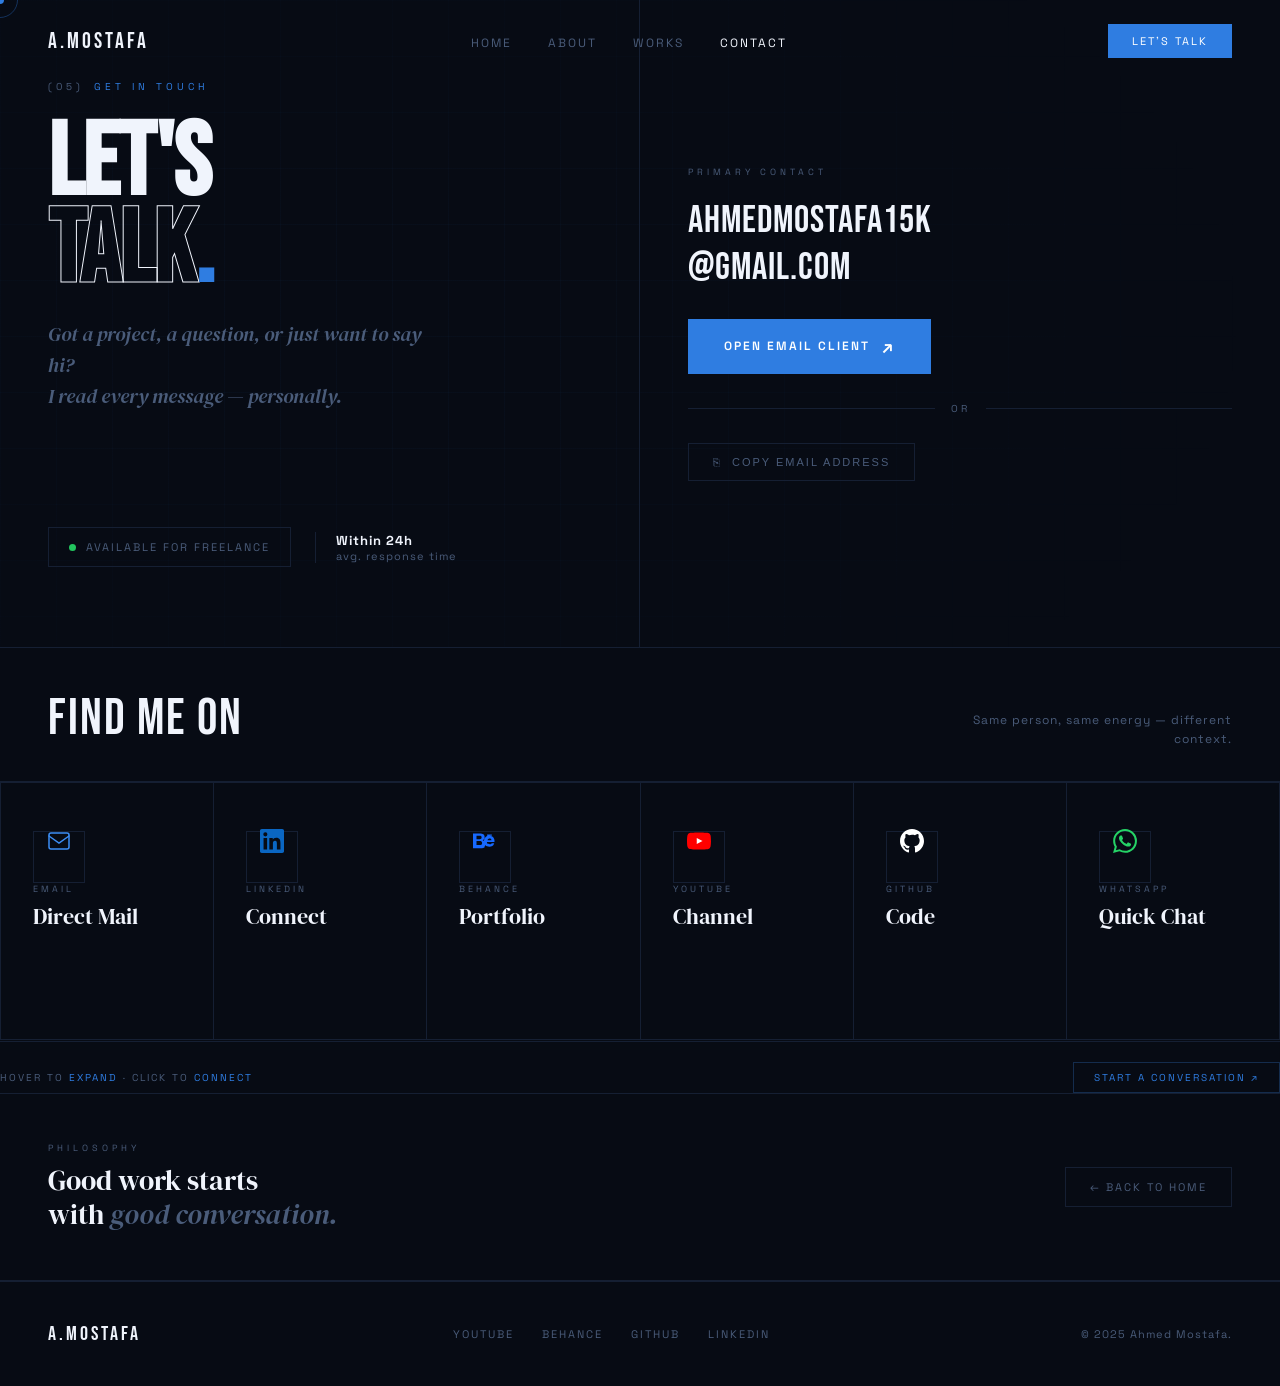
<file: contact.html>
<!DOCTYPE html>
<html lang="en">
<head>
<meta charset="UTF-8">
<meta name="viewport" content="width=device-width, initial-scale=1.0">
<link href="https://fonts.googleapis.com/css2?family=Bebas+Neue&family=Space+Grotesk:wght@300;400;500;600&family=DM+Serif+Display:ital@0;1&display=swap" rel="stylesheet">
<link rel="stylesheet" href="assets/css/base.css">
<link rel="stylesheet" href="assets/css/components.css">
<link rel="stylesheet" href="assets/css/pages/contact.css">
<title>Contact — A.Mostafa</title>
</head>
<body>
<div id="cursor"></div>
<div id="cursor-ring"></div>

<!-- NAV (component) -->
<nav>
  <a href="index.html" class="nav-logo">A.MOSTAFA</a>
  <ul class="nav-links">
    <li><a href="index.html">Home</a></li>
    <li><a href="about.html">About</a></li>
    <li><a href="works.html">Works</a></li>
    <li><a href="contact.html" class="active">Contact</a></li>
  </ul>
  <a href="mailto:ahmedmostafa15k@gmail.com" class="nav-cta">LET'S TALK</a>
</nav>

<!-- HERO -->
<div class="contact-hero reveal">
  <div class="hero-grid-bg"></div>
  <div class="hero-left">
    <div>
      <div class="hero-eyebrow">Get In Touch</div>
      <h1 class="hero-heading">
        LET'S<br>
        <span class="outline">TALK</span><span class="accent">.</span>
      </h1>
      <p class="hero-sub">
        Got a project, a question, or just want to say hi?<br>
        I read every message — personally.
      </p>
    </div>
    <div class="hero-bottom-row">
      <div class="availability-badge">
        <div class="avail-dot"></div>
        Available for freelance
      </div>
      <div class="response-time">
        <strong>Within 24h</strong>
        avg. response time
      </div>
    </div>
  </div>
  <div class="hero-right">
    <div class="big-email-label">Primary Contact</div>
    <div class="big-email">ahmedmostafa15k<br>@gmail.com</div>
    <a href="mailto:ahmed.mostafa@example.com" class="email-cta">
      Open Email Client
      <span class="email-arrow">↗</span>
    </a>
    <div class="or-divider">or</div>
    <button class="copy-email-btn" id="copyBtn" onclick="copyEmail()">
      <span id="copyIcon">⎘</span>
      <span id="copyText">Copy Email Address</span>
    </button>
  </div>
</div>

<!-- CHANNELS -->
<!-- CHANNELS -->
<div class="channels-section reveal">
  <div class="channels-header">
    <div class="ch-title">FIND ME ON</div>
    <div class="ch-sub">Same person, same energy — different context.</div>
  </div>

  <div class="fmo-row" id="fmoRow">

    <a href="mailto:ahmedmostafa15k@gmail.com" class="pm-card pc-email" data-mag>
      <div class="pm-icon">
        <svg viewBox="0 0 24 24" fill="none"><rect x="2" y="4" width="20" height="16" rx="2" stroke="#3d8ef5" stroke-width="1.5"/><path d="M2 7l10 7 10-7" stroke="#3d8ef5" stroke-width="1.5" stroke-linecap="round"/></svg>
      </div>
      <div class="pm-body">
        <div class="pm-platform">Email</div>
        <div class="pm-name">Direct Mail</div>
        <div class="pm-handle">ahmedmostafa15k@gmail.com</div>
        <div class="pm-action">Write to me <span class="pm-arrow">↗</span></div>
      </div>
    </a>

    <a href="https://www.linkedin.com/in/ahmed-mostafatech" target="_blank" class="pm-card pc-linkedin" data-mag>
      <div class="pm-icon">
        <svg viewBox="0 0 24 24"><path d="M20.447 20.452h-3.554v-5.569c0-1.328-.027-3.037-1.852-3.037-1.853 0-2.136 1.445-2.136 2.939v5.667H9.351V9h3.414v1.561h.046c.477-.9 1.637-1.85 3.37-1.85 3.601 0 4.267 2.37 4.267 5.455v6.286zM5.337 7.433a2.062 2.062 0 0 1-2.063-2.065 2.064 2.064 0 1 1 2.063 2.065zm1.782 13.019H3.555V9h3.564v11.452zM22.225 0H1.771C.792 0 0 .774 0 1.729v20.542C0 23.227.792 24 1.771 24h20.451C23.2 24 24 23.227 24 22.271V1.729C24 .774 23.2 0 22.222 0h.003z" fill="#0A66C2"/></svg>
      </div>
      <div class="pm-body">
        <div class="pm-platform">LinkedIn</div>
        <div class="pm-name">Connect</div>
        <div class="pm-handle">@ahmed-mostafatech</div>
        <div class="pm-action">View profile <span class="pm-arrow">↗</span></div>
      </div>
    </a>

    <a href="https://www.behance.net/ahmedmostafa610" target="_blank" class="pm-card pc-behance" data-mag>
      <div class="pm-icon">
        <svg viewBox="0 0 24 24"><path d="M6.938 4.503c.702 0 1.34.06 1.92.188.577.13 1.07.33 1.485.61.41.28.733.65.96 1.12.225.47.34 1.05.34 1.73 0 .74-.17 1.36-.507 1.86-.338.5-.837.9-1.502 1.22.906.26 1.576.72 2.022 1.37.448.66.665 1.45.665 2.36 0 .75-.13 1.39-.41 1.93-.28.55-.67 1-.17 1.35-.497.36-1.068.63-1.71.8-.64.17-1.31.25-2.01.25H0V4.51h6.938zm-.34 5.65c.585 0 1.063-.14 1.437-.42.374-.28.56-.73.56-1.35 0-.34-.06-.62-.18-.84-.12-.22-.29-.4-.5-.53-.21-.13-.45-.22-.72-.27-.27-.05-.55-.08-.84-.08H3.5v3.5h3.1zm.16 5.9c.32 0 .623-.03.908-.1.285-.06.535-.17.75-.32.214-.15.384-.35.51-.6.125-.25.19-.57.19-.95 0-.76-.21-1.3-.63-1.62-.42-.32-.97-.48-1.65-.48H3.5v4.07h3.26zm8.642-1.27c.34.33.83.5 1.47.5.46 0 .85-.11 1.18-.34.33-.23.535-.48.61-.74h2.56c-.41 1.27-1.03 2.18-1.87 2.72-.84.54-1.86.81-3.05.81-.83 0-1.58-.13-2.24-.4-.66-.27-1.22-.65-1.67-1.14-.45-.49-.8-1.07-1.04-1.75-.24-.68-.36-1.42-.36-2.23 0-.78.13-1.51.38-2.19.25-.68.62-1.27 1.08-1.76.47-.5 1.03-.89 1.69-1.17.66-.28 1.4-.42 2.21-.42.9 0 1.7.17 2.38.52.68.35 1.24.82 1.67 1.4.43.59.74 1.26.93 2.02.19.76.25 1.55.19 2.39h-7.63c.04.73.27 1.3.61 1.63zm2.56-4.88c-.27-.3-.71-.45-1.31-.45-.38 0-.7.06-.96.19-.26.13-.47.29-.63.48-.16.19-.27.4-.34.62-.07.22-.11.43-.12.62h3.9c-.07-.65-.27-1.16-.54-1.46zm-3.89-4.42h4.74v1.16h-4.74V5.45z" fill="#1769FF"/></svg>
      </div>
      <div class="pm-body">
        <div class="pm-platform">Behance</div>
        <div class="pm-name">Portfolio</div>
        <div class="pm-handle">@ahmedmostafa610</div>
        <div class="pm-action">View work <span class="pm-arrow">↗</span></div>
      </div>
    </a>

    <a href="https://www.youtube.com/@ahmedmostafatech" target="_blank" class="pm-card pc-youtube" data-mag>
      <div class="pm-icon">
        <svg viewBox="0 0 24 24"><path d="M23.5 6.19a3.02 3.02 0 0 0-2.12-2.14C19.54 3.5 12 3.5 12 3.5s-7.54 0-9.38.55A3.02 3.02 0 0 0 .5 6.19C0 8.04 0 12 0 12s0 3.96.5 5.81a3.02 3.02 0 0 0 2.12 2.14C4.46 20.5 12 20.5 12 20.5s7.54 0 9.38-.55a3.02 3.02 0 0 0 2.12-2.14C24 15.96 24 12 24 12s0-3.96-.5-5.81z" fill="#FF0000"/><path d="M9.75 15.02V8.98L15.5 12l-5.75 3.02z" fill="#fff"/></svg>
      </div>
      <div class="pm-body">
        <div class="pm-platform">YouTube</div>
        <div class="pm-name">Channel</div>
        <div class="pm-handle">@ahmedmostafatech</div>
        <div class="pm-action">Watch now <span class="pm-arrow">↗</span></div>
      </div>
    </a>

    <a href="https://github.com/ahmedmostafatech" target="_blank" class="pm-card pc-github" data-mag>
      <div class="pm-icon">
        <svg viewBox="0 0 24 24"><path d="M12 0C5.374 0 0 5.373 0 12c0 5.302 3.438 9.8 8.207 11.387.6.113.793-.261.793-.577v-2.234c-3.338.726-4.033-1.416-4.033-1.416-.546-1.387-1.333-1.756-1.333-1.756-1.089-.745.083-.729.083-.729 1.205.084 1.839 1.237 1.839 1.237 1.07 1.834 2.807 1.304 3.492.997.107-.775.418-1.305.762-1.604-2.665-.305-5.467-1.334-5.467-5.931 0-1.311.469-2.381 1.236-3.221-.124-.303-.535-1.524.117-3.176 0 0 1.008-.322 3.301 1.23A11.509 11.509 0 0 1 12 5.803c1.02.005 2.047.138 3.006.404 2.291-1.552 3.297-1.23 3.297-1.23.653 1.653.242 2.874.118 3.176.77.84 1.235 1.911 1.235 3.221 0 4.609-2.807 5.624-5.479 5.921.43.372.823 1.102.823 2.222v3.293c0 .319.192.694.801.576C20.566 21.797 24 17.3 24 12c0-6.627-5.373-12-12-12z" fill="#fff"/></svg>
      </div>
      <div class="pm-body">
        <div class="pm-platform">GitHub</div>
        <div class="pm-name">Code</div>
        <div class="pm-handle">@ahmedmostafatech</div>
        <div class="pm-action">Explore code <span class="pm-arrow">↗</span></div>
      </div>
    </a>

    <a href="https://wa.me/201157502004" target="_blank" class="pm-card pc-whatsapp" data-mag>
      <div class="pm-icon">
        <svg viewBox="0 0 24 24"><path d="M17.472 14.382c-.297-.149-1.758-.867-2.03-.967-.273-.099-.471-.148-.67.15-.197.297-.767.966-.94 1.164-.173.199-.347.223-.644.075-.297-.15-1.255-.463-2.39-1.475-.883-.788-1.48-1.761-1.653-2.059-.173-.297-.018-.458.13-.606.134-.133.298-.347.446-.52.149-.174.198-.298.298-.497.099-.198.05-.371-.025-.52-.075-.149-.669-1.612-.916-2.207-.242-.579-.487-.5-.669-.51-.173-.008-.371-.01-.57-.01-.198 0-.52.074-.792.372-.272.297-1.04 1.016-1.04 2.479 0 1.462 1.065 2.875 1.213 3.074.149.198 2.096 3.2 5.077 4.487.709.306 1.262.489 1.694.625.712.227 1.36.195 1.871.118.571-.085 1.758-.719 2.006-1.413.248-.694.248-1.289.173-1.413-.074-.124-.272-.198-.57-.347m-5.421 7.403h-.004a9.87 9.87 0 0 1-5.031-1.378l-.361-.214-3.741.982.998-3.648-.235-.374a9.86 9.86 0 0 1-1.51-5.26c.001-5.45 4.436-9.884 9.888-9.884 2.64 0 5.122 1.03 6.988 2.898a9.825 9.825 0 0 1 2.893 6.994c-.003 5.45-4.437 9.884-9.885 9.884m8.413-18.297A11.815 11.815 0 0 0 12.05 0C5.495 0 .16 5.335.157 11.892c0 2.096.547 4.142 1.588 5.945L.057 24l6.305-1.654a11.882 11.882 0 0 0 5.683 1.448h.005c6.554 0 11.89-5.335 11.893-11.893a11.821 11.821 0 0 0-3.48-8.413Z" fill="#25D366"/></svg>
      </div>
      <div class="pm-body">
        <div class="pm-platform">WhatsApp</div>
        <div class="pm-name">Quick Chat</div>
        <div class="pm-handle">For quick questions</div>
        <div class="pm-action">Message me <span class="pm-arrow">↗</span></div>
      </div>
    </a>

  </div>

  <div class="fmo-bottom">
    <div class="fmo-hint">Hover to <span>expand</span> · Click to <span>connect</span></div>
    <a href="mailto:ahmedmostafa15k@gmail.com" class="fmo-cta">Start a conversation ↗</a>
  </div>
</div>

<!-- FOOTER STRIP -->
<div class="footer-strip reveal">
  <div class="fs-left">
    <div class="fs-label">Philosophy</div>
    <div class="fs-quote">
      Good work starts<br>with <em>good conversation.</em>
    </div>
  </div>
  <div class="fs-right">
    <a href="index.html" class="back-home">← Back to Home</a>
  </div>
</div>

<!-- FOOTER (component) -->
<footer>
  <div class="footer-logo">A.MOSTAFA</div>
  <div class="footer-links">
    <a href="https://youtube.com/@ahmed.mostafa" target="_blank">YouTube</a>
    <a href="https://behance.net/ahmedmostafatech" target="_blank">Behance</a>
    <a href="https://github.com/ahmedmostafatech" target="_blank">GitHub</a>
    <a href="https://linkedin.com/in/ahmed-mostafatech" target="_blank">LinkedIn</a>
  </div>
  <div class="footer-copy">© 2025 Ahmed Mostafa.</div>
</footer>

<script src="assets/js/core.js"></script>
<script src="assets/js/pages/contact.js"></script>
</body>
</html>
</file>
<file: assets/css/base.css>
* {
  margin: 0;
  padding: 0;
  box-sizing: border-box;
}

:root {
  --bg: #070b14;
  --bg2: #0c1220;
  --bg3: #111827;
  --text: #f0f4fc;
  --muted: #4a5c7a;
  --border: #151f33;
  --accent: #2f7de1;
  --accent2: #6aaaf8;
  --red: #e8364f;
}

html {
  scroll-behavior: smooth;
}

body {
  background: var(--bg);
  color: var(--text);
  font-family: 'Space Grotesk', sans-serif;
  overflow-x: hidden;
  cursor: none;
}

/* SCROLLBAR */
::-webkit-scrollbar {
  width: 2px;
}

::-webkit-scrollbar-track {
  background: var(--bg);
}

::-webkit-scrollbar-thumb {
  background: var(--accent);
}

/* TYPOGRAPHY */
h1,
h2,
h3 {
  color: var(--text);
}

/* ANIMATIONS */
.reveal {
  opacity: 0;
  transform: translateY(40px);
  transition: opacity .8s ease, transform .8s ease;
}

.reveal.visible {
  opacity: 1;
  transform: translateY(0);
}

/* CURSOR */
#cursor {
  position: fixed;
  width: 8px;
  height: 8px;
  background: var(--accent);
  border-radius: 50%;
  pointer-events: none;
  z-index: 9999;
  transform: translate(-50%, -50%);
  transition: width .2s, height .2s, background .2s;
}

#cursor-ring {
  position: fixed;
  width: 36px;
  height: 36px;
  border: 1px solid rgba(47, 125, 225, .35);
  border-radius: 50%;
  pointer-events: none;
  z-index: 9998;
  transform: translate(-50%, -50%);
  transition: all .12s ease;
}

body:has(a:hover) #cursor {
  width: 16px;
  height: 16px;
  background: var(--accent2);
}

body:has(a:hover) #cursor-ring {
  width: 56px;
  height: 56px;
  border-color: rgba(106, 170, 248, .4);
}
</file>
<file: assets/css/components.css>
/* ── NAV ── */
nav {
  position: fixed;
  top: 0;
  left: 0;
  right: 0;
  z-index: 100;
  display: flex;
  justify-content: space-between;
  align-items: center;
  padding: 24px 48px;
  border-bottom: 1px solid transparent;
  transition: border-color .3s, background .3s;
}

nav.scrolled {
  border-color: var(--border);
  background: rgba(7, 11, 20, .88);
  backdrop-filter: blur(20px);
}

.nav-logo {
  font-family: 'Bebas Neue', sans-serif;
  font-size: 22px;
  letter-spacing: 3px;
  color: var(--text);
  text-decoration: none;
}

.nav-links {
  display: flex;
  gap: 36px;
  list-style: none;
}

.nav-links a {
  font-size: 12px;
  letter-spacing: 2px;
  text-transform: uppercase;
  color: var(--muted);
  text-decoration: none;
  transition: color .2s;
}

.nav-links a:hover,
.nav-links a.active {
  color: var(--text);
}

.nav-cta {
  font-size: 11px;
  letter-spacing: 2px;
  text-transform: uppercase;
  color: #fff;
  background: var(--accent);
  padding: 10px 24px;
  text-decoration: none;
  transition: opacity .2s;
}

.nav-cta:hover {
  opacity: .85;
}

/* ── BUTTONS ── */
.btn-primary {
  display: inline-flex;
  align-items: center;
  gap: 10px;
  background: var(--accent);
  color: #fff;
  font-size: 12px;
  letter-spacing: 2px;
  text-transform: uppercase;
  font-weight: 600;
  padding: 14px 32px;
  text-decoration: none;
  transition: transform .2s;
}

.btn-primary:hover {
  transform: translateY(-2px);
}

.btn-secondary {
  display: inline-flex;
  align-items: center;
  gap: 10px;
  border: 1px solid var(--border);
  color: var(--muted);
  font-size: 12px;
  letter-spacing: 2px;
  text-transform: uppercase;
  padding: 14px 32px;
  text-decoration: none;
  transition: border-color .2s, color .2s;
}

.btn-secondary:hover {
  border-color: var(--muted);
  color: var(--text);
}

/* ── SECTION HEADER ── */
.section-header {
  display: flex;
  justify-content: space-between;
  align-items: flex-end;
  border-top: 1px solid var(--border);
  padding-top: 32px;
  margin-bottom: 60px;
}

.section-num {
  font-family: 'Bebas Neue', sans-serif;
  font-size: 120px;
  color: var(--border);
  line-height: 1;
}

.section-title {
  font-family: 'Bebas Neue', sans-serif;
  font-size: clamp(40px, 5vw, 72px);
  letter-spacing: 2px;
}

/* ── TICKER ── */
.ticker {
  background: linear-gradient(90deg, #0e2552, var(--accent), #0e2552);
  color: #fff;
  padding: 14px 0;
  overflow: hidden;
  display: flex;
}

.ticker-inner {
  display: flex;
  gap: 0;
  animation: ticker 20s linear infinite;
  white-space: nowrap;
}

.ticker-item {
  font-family: 'Bebas Neue', sans-serif;
  font-size: 18px;
  letter-spacing: 4px;
  padding: 0 48px;
  display: flex;
  align-items: center;
  gap: 16px;
}

.ticker-dot {
  width: 6px;
  height: 6px;
  background: rgba(255, 255, 255, .3);
  border-radius: 50%;
}

@keyframes ticker {
  0% {
    transform: translateX(0);
  }

  100% {
    transform: translateX(-50%);
  }
}

/* ── FOOTER ── */
footer {
  border-top: 1px solid var(--border);
  padding: 40px 48px;
  display: flex;
  justify-content: space-between;
  align-items: center;
}

.footer-logo {
  font-family: 'Bebas Neue', sans-serif;
  font-size: 20px;
  letter-spacing: 3px;
}

.footer-links {
  display: flex;
  gap: 28px;
}

.footer-links a {
  font-size: 11px;
  letter-spacing: 2px;
  text-transform: uppercase;
  color: var(--muted);
  text-decoration: none;
  transition: color .2s;
}

.footer-links a:hover {
  color: var(--text);
}

.footer-copy {
  font-size: 11px;
  color: var(--muted);
  letter-spacing: 1px;
}

/* ── TAGS / BADGES ── */
.tag {
  font-size: 10px;
  letter-spacing: 2px;
  text-transform: uppercase;
  border: 1px solid var(--border);
  color: var(--muted);
  padding: 6px 14px;
}

/* ── TYPEWRITER CURSOR ── */
.tw-cursor::after {
  content: '|';
  color: var(--accent);
  animation: blink .65s step-end infinite;
  margin-left: 2px;
}

.tw-cursor.done::after {
  opacity: 0;
}

@keyframes blink {

  0%,
  100% {
    opacity: 1;
  }

  50% {
    opacity: 0;
  }
}
</file>
<file: assets/css/pages/home.css>
#hero {
  min-height: 100vh;
  padding-top: 88px;
  /* offset الـ nav الـ fixed */
  display: flex;
  flex-direction: column;
  justify-content: flex-end;
  padding-left: 48px;
  padding-right: clamp(380px, 40vw, 560px);
  padding-bottom: 80px;
  position: relative;
  overflow: hidden;
}

.hero-grid {
  position: absolute;
  inset: 0;
  background-image:
    linear-gradient(rgba(47, 125, 225, .04) 1px, transparent 1px),
    linear-gradient(90deg, rgba(47, 125, 225, .04) 1px, transparent 1px);
  background-size: 60px 60px;
  mask-image: radial-gradient(ellipse 80% 80% at 50% 50%, black 30%, transparent 100%);
}

/* HERO IMAGE */
/* HERO IMAGE */
.hero-image-wrap {
  position: absolute;
  right: 60px;
  top: 88px;
  /* يبدأ من بعد الـ nav */
  bottom: 0;
  /* يمتد لآخر الـ hero */
  width: clamp(300px, 32vw, 460px);
  z-index: 1;
  pointer-events: none;
  display: flex;
  align-items: center;
  /* الصورة في منتصف المساحة المتاحة */
}

.hero-img {
  width: 100%;
  height: auto;
  display: block;
  opacity: .92;
  filter: drop-shadow(0 0 40px rgba(47, 125, 225, .18));
}

.dots-container {
  position: absolute;
  inset: 0;
  overflow: hidden;
}

.dot {
  position: absolute;
  width: 2px;
  height: 2px;
  background: var(--accent);
  border-radius: 50%;
  animation: float-dot linear infinite;
  opacity: 0;
}

@keyframes float-dot {
  0% {
    opacity: 0;
    transform: translateY(0);
  }

  10% {
    opacity: .5;
  }

  90% {
    opacity: .2;
  }

  100% {
    opacity: 0;
    transform: translateY(-80vh);
  }
}

.hero-label {
  display: flex;
  align-items: center;
  gap: 12px;
  margin-bottom: 24px;
}

.hero-label span {
  font-size: 11px;
  letter-spacing: 3px;
  text-transform: uppercase;
  color: var(--muted);
}

.dot-live {
  width: 6px;
  height: 6px;
  background: var(--accent);
  border-radius: 50%;
  animation: pulse-live 2s ease infinite;
}

@keyframes pulse-live {

  0%,
  100% {
    box-shadow: 0 0 0 0 rgba(47, 125, 225, .6);
  }

  50% {
    box-shadow: 0 0 0 8px rgba(47, 125, 225, 0);
  }
}

.hero-title {
  font-family: 'Bebas Neue', sans-serif;
  font-size: clamp(72px, 10vw, 160px);
  line-height: .88;
  letter-spacing: -1px;
  margin-bottom: 16px;
}

.hero-title .line1 {
  display: block;
  color: var(--text);
}

.hero-title .line2 {
  display: block;
  -webkit-text-stroke: 1px rgba(106, 170, 248, .5);
  color: transparent;
}

.hero-title .accent-word {
  color: var(--accent);
}

/* typewriter title line */
.hero-role {
  font-family: 'Bebas Neue', sans-serif;
  font-size: clamp(28px, 4vw, 64px);
  color: var(--accent);
  letter-spacing: 2px;
  min-height: 1.1em;
  margin-bottom: 32px;
}

.hero-bottom {
  display: flex;
  flex-direction: column;
  /* الوصف فوق، الأزرار تحته */
  align-items: flex-start;
  gap: 32px;
}

.hero-ctas {
  display: flex;
  gap: 16px;
  align-items: center;
}

.hero-desc {
  max-width: 360px;
  font-size: 14px;
  line-height: 1.8;
  color: var(--muted);
  border-left: 1px solid var(--border);
  padding-left: 20px;
  min-height: 5em;
}

.hero-desc strong {
  color: var(--text);
}

.hero-ctas {
  display: flex;
  gap: 16px;
  align-items: center;
}

.scroll-ind {
  position: absolute;
  right: 48px;
  bottom: 60px;
  display: flex;
  flex-direction: column;
  align-items: center;
  gap: 8px;
}

.scroll-ind span {
  font-size: 9px;
  letter-spacing: 3px;
  text-transform: uppercase;
  color: var(--muted);
  writing-mode: vertical-rl;
}

.scroll-line {
  width: 1px;
  height: 60px;
  background: var(--border);
  position: relative;
  overflow: hidden;
}

.scroll-line::after {
  content: '';
  position: absolute;
  top: -100%;
  left: 0;
  width: 100%;
  height: 100%;
  background: var(--accent);
  animation: scroll-drop 2s ease infinite;
}

@keyframes scroll-drop {
  0% {
    top: -100%;
  }

  100% {
    top: 200%;
  }
}

/* ── ABOUT ── */
/* ── ABOUT ── */
#about {
  padding: 100px 48px;
  display: grid;
  grid-template-columns: 1fr 1fr;
  gap: 80px;
  align-items: start;
  border-top: 1px solid var(--border);
}

.about-left {}

.about-label {
  font-size: 10px;
  letter-spacing: 4px;
  text-transform: uppercase;
  color: var(--accent);
  margin-bottom: 20px;
  display: flex;
  align-items: center;
  gap: 8px;
}
.about-label::before { content: '(01)'; color: var(--muted); }

.about-title {
  font-family: 'DM Serif Display', serif;
  font-size: clamp(32px, 4vw, 52px);
  line-height: 1.1;
  margin-bottom: 28px;
}
.about-title em { font-style: italic; color: var(--muted); }

.about-body {
  font-size: 14px;
  line-height: 1.9;
  color: var(--muted);
  margin-bottom: 20px;
}
.about-body strong { color: var(--text); }

.tags { display: flex; flex-wrap: wrap; gap: 8px; margin-top: 28px; }
.tag {
  font-size: 10px;
  letter-spacing: 2px;
  text-transform: uppercase;
  border: 1px solid var(--border);
  color: var(--muted);
  padding: 6px 14px;
  transition: border-color .2s, color .2s;
}
.tag:hover { border-color: var(--accent); color: var(--accent2); }

/* ── STATS RIGHT ── */
.about-right {
  display: flex;
  flex-direction: column;
  gap: 1px;
  background: var(--border);
  position: relative;
}

.stat-row {
  background: var(--bg);
  display: grid;
  grid-template-columns: 1fr auto;
  align-items: center;
  padding: 28px 32px;
  position: relative;
  overflow: visible;
  cursor: none;
  transition: background .25s;
}
.stat-row:hover { background: var(--bg2); }

.stat-row::before {
  content: '';
  position: absolute;
  left: 0; top: 0; bottom: 0;
  width: 2px;
  background: var(--s-color, var(--accent));
  transform: scaleY(0);
  transform-origin: bottom;
  transition: transform .35s cubic-bezier(.4, 0, .2, 1);
}
.stat-row:hover::before { transform: scaleY(1); }

.stat-label {
  font-size: 10px;
  letter-spacing: 3px;
  text-transform: uppercase;
  color: var(--muted);
  transition: color .25s;
}
.stat-row:hover .stat-label { color: var(--text); }

.stat-num {
  font-family: 'Bebas Neue', sans-serif;
  font-size: 72px;
  line-height: 1;
  color: var(--text);
  transition: color .25s;
  text-align: right;
}
.stat-num sup {
  font-size: 32px;
  color: var(--s-color, var(--accent));
  vertical-align: super;
}
.stat-row:hover .stat-num { color: var(--s-color, var(--accent)); }

/* ── TOOLTIP ── */
.stat-tooltip {
  position: absolute;
  right: calc(100% + 16px);
  top: 50%;
  transform: translateY(-50%) translateX(8px);
  width: 240px;
  background: var(--bg3);
  border: 1px solid var(--border);
  padding: 20px 22px;
  opacity: 0;
  pointer-events: none;
  transition: opacity .3s ease, transform .3s cubic-bezier(.4, 0, .2, 1);
  z-index: 100;
  box-shadow: 0 20px 60px rgba(0, 0, 0, .4);
}
.stat-row:hover .stat-tooltip {
  opacity: 1;
  transform: translateY(-50%) translateX(0);
}
.stat-tooltip::after {
  content: '';
  position: absolute;
  right: -6px; top: 50%;
  width: 10px; height: 10px;
  background: var(--bg3);
  border-right: 1px solid var(--border);
  border-top: 1px solid var(--border);
  transform: translateY(-50%) rotate(45deg);
}
.tt-label {
  font-size: 8px;
  letter-spacing: 3px;
  text-transform: uppercase;
  color: var(--s-color, var(--accent));
  margin-bottom: 10px;
}
.tt-title {
  font-family: 'DM Serif Display', serif;
  font-size: 18px;
  margin-bottom: 8px;
}
.tt-desc { font-size: 12px; line-height: 1.7; color: var(--muted); }
.tt-items {
  display: flex;
  flex-wrap: wrap;
  gap: 6px;
  margin-top: 12px;
  border-top: 1px solid var(--border);
  padding-top: 12px;
}
.tt-item {
  font-size: 9px;
  letter-spacing: 1.5px;
  text-transform: uppercase;
  color: var(--s-color, var(--accent));
  border: 1px solid rgba(61, 142, 245, .2);
  background: rgba(61, 142, 245, .06);
  padding: 3px 10px;
}

/* ── SKILLS ── */
#skills {
  padding: 0 48px 120px;
}

/* ── WORK LIST (home) ── */
/* ── WORK (home) ── */
#work {
  padding: 0 0 80px;
}

.work-header {
  display: flex;
  justify-content: space-between;
  align-items: flex-end;
  padding: 0 48px;
  border-top: 1px solid var(--border);
  padding-top: 24px;
  margin-bottom: 48px;
}

.wh-num {
  font-family: 'Bebas Neue', sans-serif;
  font-size: 80px;
  color: var(--border);
  line-height: 1;
}

.wh-title {
  font-family: 'Bebas Neue', sans-serif;
  font-size: clamp(40px, 5vw, 72px);
  letter-spacing: 2px;
  margin-top: -8px;
}

.work-header-right {
  display: flex;
  flex-direction: column;
  align-items: flex-end;
  gap: 16px;
}

.scroll-hint {
  display: flex;
  align-items: center;
  gap: 10px;
  font-size: 10px;
  letter-spacing: 3px;
  text-transform: uppercase;
  color: var(--muted);
}

.scroll-hint-arrows {
  display: flex;
  gap: 4px;
}

.sha {
  width: 28px;
  height: 28px;
  border: 1px solid var(--border);
  display: flex;
  align-items: center;
  justify-content: center;
  font-size: 12px;
  color: var(--muted);
  cursor: none;
  transition: border-color .2s, color .2s;
}

.sha:hover {
  border-color: var(--accent);
  color: var(--accent);
}

.progress-dots {
  display: flex;
  gap: 6px;
  align-items: center;
}

.pd {
  width: 6px;
  height: 6px;
  border-radius: 50%;
  background: var(--border);
  transition: width .3s, background .3s;
  cursor: none;
}

.pd.active {
  width: 20px;
  border-radius: 3px;
  background: var(--accent);
}

.carousel-outer {
  position: relative;
  overflow: hidden;
  padding: 0 48px;
}

.carousel-outer::before,
.carousel-outer::after {
  content: '';
  position: absolute;
  top: 0;
  bottom: 20px;
  width: 60px;
  pointer-events: none;
  z-index: 10;
}

.carousel-outer::before {
  left: 0;
  background: linear-gradient(to right, var(--bg), transparent);
}

.carousel-outer::after {
  right: 0;
  background: linear-gradient(to left, var(--bg), transparent);
}

.carousel-track {
  display: flex;
  gap: 28px;
  overflow-x: scroll;
  scroll-snap-type: x mandatory;
  scroll-behavior: smooth;
  -webkit-overflow-scrolling: touch;
  scrollbar-width: none;
  padding-bottom: 4px;
}

.carousel-track.no-snap {
  scroll-snap-type: none;
  scroll-behavior: auto;
}

.proj-card {
  flex-shrink: 0;
  width: clamp(260px, 30vw, 400px);
  /* شيل scroll-snap-align */
  position: relative;
  cursor: none;
  overflow: hidden;
  border: 1px solid var(--border);
}

.carousel-track::-webkit-scrollbar {
  display: none;
}

.proj-card {
  flex-shrink: 0;
  width: clamp(260px, 30vw, 400px);
  scroll-snap-align: start;
  position: relative;
  cursor: none;
  overflow: hidden;
  border: 1px solid var(--border);
}

.proj-thumb {
  width: 100%;
  aspect-ratio: 4/5;
  position: relative;
  overflow: hidden;
}

.proj-bg {
  position: absolute;
  inset: 0;
  transition: transform .6s cubic-bezier(.4, 0, .2, 1);
}

.proj-card:hover .proj-bg {
  transform: scale(1.04);
}

.proj-bg::after {
  content: '';
  position: absolute;
  inset: 0;
  background-image:
    linear-gradient(rgba(255, 255, 255, .03) 1px, transparent 1px),
    linear-gradient(90deg, rgba(255, 255, 255, .03) 1px, transparent 1px);
  background-size: 32px 32px;
}

.proj-watermark {
  position: absolute;
  bottom: -20px;
  right: -10px;
  font-family: 'Bebas Neue', sans-serif;
  font-size: clamp(100px, 14vw, 180px);
  line-height: 1;
  color: rgba(255, 255, 255, .04);
  pointer-events: none;
  user-select: none;
  letter-spacing: -4px;
}

.proj-cat-pill {
  position: absolute;
  top: 16px;
  left: 16px;
  font-size: 9px;
  letter-spacing: 3px;
  text-transform: uppercase;
  color: var(--accent2);
  border: 1px solid rgba(122, 180, 255, .25);
  background: rgba(10, 14, 26, .7);
  backdrop-filter: blur(8px);
  padding: 5px 12px;
  z-index: 2;
}

.proj-overlay {
  position: absolute;
  inset: 0;
  display: flex;
  flex-direction: column;
  justify-content: flex-end;
  padding: 28px;
  background: linear-gradient(to top, rgba(8, 12, 28, .92) 0%, rgba(8, 12, 28, .6) 45%, transparent 80%);
  opacity: 0;
  transition: opacity .4s cubic-bezier(.4, 0, .2, 1);
  z-index: 3;
}

.proj-card:hover .proj-overlay {
  opacity: 1;
}

.glass-panel {
  background: rgba(15, 22, 40, .65);
  backdrop-filter: blur(16px) saturate(180%);
  -webkit-backdrop-filter: blur(16px) saturate(180%);
  border: 1px solid rgba(61, 142, 245, .15);
  padding: 20px 22px;
  transform: translateY(12px);
  transition: transform .4s cubic-bezier(.4, 0, .2, 1);
}

.proj-card:hover .glass-panel {
  transform: translateY(0);
}

.gp-top {
  display: flex;
  justify-content: space-between;
  align-items: flex-start;
  margin-bottom: 10px;
}

.gp-title {
  font-family: 'DM Serif Display', serif;
  font-size: clamp(16px, 2vw, 22px);
  line-height: 1.2;
}

.gp-arrow {
  width: 32px;
  height: 32px;
  border: 1px solid rgba(61, 142, 245, .3);
  display: flex;
  align-items: center;
  justify-content: center;
  font-size: 14px;
  color: var(--accent);
  flex-shrink: 0;
  margin-left: 12px;
  transition: background .2s, transform .2s;
}

.proj-card:hover .gp-arrow {
  background: var(--accent);
  color: var(--bg);
  transform: translate(2px, -2px);
}

.gp-desc {
  font-size: 11px;
  line-height: 1.6;
  color: rgba(232, 238, 248, .6);
  margin-bottom: 14px;
}

.gp-tags {
  display: flex;
  gap: 6px;
  flex-wrap: wrap;
}

.gp-tag {
  font-size: 9px;
  letter-spacing: 2px;
  text-transform: uppercase;
  color: var(--accent);
  border: 1px solid rgba(61, 142, 245, .2);
  background: rgba(61, 142, 245, .06);
  padding: 3px 10px;
}

.proj-info {
  padding: 18px 20px;
  border-top: 1px solid var(--border);
  background: var(--bg2);
  display: flex;
  justify-content: space-between;
  align-items: center;
}

.pi-num {
  font-family: 'Bebas Neue', sans-serif;
  font-size: 11px;
  letter-spacing: 3px;
  color: var(--muted);
}

.pi-name {
  font-family: 'DM Serif Display', serif;
  font-size: 17px;
  margin-top: 2px;
}

.pi-cat {
  font-size: 9px;
  letter-spacing: 3px;
  text-transform: uppercase;
  color: var(--accent);
  margin-top: 4px;
}

.pi-right {
  font-size: 18px;
  color: var(--border);
  transition: color .2s, transform .2s;
}

.proj-card:hover .pi-right {
  color: var(--accent);
  transform: translate(3px, -3px);
}

.work-footer {
  display: flex;
  justify-content: space-between;
  align-items: center;
  padding: 24px 48px 0;
  margin-top: 32px;
  border-top: 1px solid var(--border);
}

.wf-count {
  font-size: 10px;
  letter-spacing: 3px;
  text-transform: uppercase;
  color: var(--muted);
}

.wf-count span {
  color: var(--text);
  font-family: 'Bebas Neue', sans-serif;
  font-size: 18px;
}

.wf-cta {
  display: inline-flex;
  align-items: center;
  gap: 10px;
  font-size: 11px;
  letter-spacing: 2px;
  text-transform: uppercase;
  color: var(--accent);
  border: 1px solid rgba(61, 142, 245, .25);
  padding: 10px 24px;
  text-decoration: none;
  transition: all .2s;
}

.wf-cta:hover {
  background: var(--accent);
  color: var(--bg);
}

body.hovering #cursor {
  width: 64px;
  height: 64px;
  background: transparent;
  border: 1px solid var(--accent);
}

body.hovering #cursor-ring {
  width: 80px;
  height: 80px;
  opacity: 0;
}

/* ── COMMUNITY ── */
#content {
  padding: 0 48px 120px;
}

.platform-grid {
  display: grid;
  grid-template-columns: repeat(3, 1fr);
  gap: 1px;
  background: var(--border);
}

/* ── CTA ── */
#cta {
  margin: 0 48px 80px;
  border: 1px solid var(--border);
  padding: 80px 60px;
  display: flex;
  justify-content: space-between;
  align-items: center;
  position: relative;
  overflow: hidden;
  background: var(--bg2);
}

#cta::before {
  content: '';
  position: absolute;
  top: -100px;
  right: -100px;
  width: 300px;
  height: 300px;
  background: radial-gradient(circle, rgba(47, 125, 225, .1), transparent 70%);
}

.cta-text .label {
  font-size: 10px;
  letter-spacing: 4px;
  text-transform: uppercase;
  color: var(--muted);
  margin-bottom: 16px;
}

.cta-text h2 {
  font-family: 'Bebas Neue', sans-serif;
  font-size: clamp(48px, 5vw, 80px);
  line-height: .9;
}

.cta-text h2 em {
  -webkit-text-stroke: 1px var(--text);
  color: transparent;
  font-style: normal;
}

/* ── SKILLS TABS ── */
.section-sub {
  font-size: 12px;
  color: var(--muted);
  letter-spacing: 1px;
  margin-top: 6px;
}

.section-right {
  text-align: right;
}

.skills-tabs {
  display: flex;
  gap: 0;
  border-bottom: 1px solid var(--border);
}

.tab-btn {
  font-family: 'Bebas Neue', sans-serif;
  font-size: clamp(18px, 2.2vw, 28px);
  letter-spacing: 3px;
  color: var(--muted);
  background: none;
  border: none;
  padding: 16px 36px 18px;
  cursor: none;
  position: relative;
  transition: color .3s;
}

.tab-btn::after {
  content: '';
  position: absolute;
  bottom: -1px;
  left: 0;
  right: 0;
  height: 2px;
  background: var(--accent);
  transform: scaleX(0);
  transform-origin: left;
  transition: transform .4s cubic-bezier(.4, 0, .2, 1);
}

.tab-btn.active {
  color: var(--text);
}

.tab-btn.active::after {
  transform: scaleX(1);
}

.tab-btn:hover {
  color: var(--accent2);
}

.tab-panel {
  display: none;
}

.tab-panel.active {
  display: block;
}

/* ── DESIGN PANEL ── */
.design-panel {
  padding: 48px 0;
  display: grid;
  grid-template-columns: 2fr 1fr 1fr;
  grid-template-rows: auto auto;
  gap: 1px;
  background: var(--border);
}

.flip-card {
  background: var(--bg);
  height: 260px;
  perspective: 1200px;
  cursor: none;
}

.flip-card.tall {
  height: 521px;
  grid-row: span 2;
}

.flip-inner {
  width: 100%;
  height: 100%;
  transform-style: preserve-3d;
  transition: transform .6s cubic-bezier(.4, 0, .2, 1);
  position: relative;
}

.flip-card:hover .flip-inner {
  transform: rotateY(180deg);
}

.flip-front,
.flip-back {
  position: absolute;
  inset: 0;
  backface-visibility: hidden;
  -webkit-backface-visibility: hidden;
  padding: 32px;
  display: flex;
  flex-direction: column;
  background: var(--bg);
}

.flip-back {
  background: var(--bg3);
  transform: rotateY(180deg);
  justify-content: space-between;
}

.fc-icon {
  width: 52px;
  height: 52px;
  margin-bottom: 20px;
  border: 1px solid var(--border);
  display: flex;
  align-items: center;
  justify-content: center;
}

.fc-icon svg {
  width: 28px;
  height: 28px;
}

.fc-label {
  font-size: 9px;
  letter-spacing: 3px;
  text-transform: uppercase;
  color: var(--accent);
  margin-bottom: 8px;
}

.fc-name {
  font-family: 'DM Serif Display', serif;
  font-size: 24px;
  margin-bottom: 10px;
}

.fc-name-lg {
  font-family: 'DM Serif Display', serif;
  font-size: clamp(28px, 3vw, 38px);
  margin-bottom: 12px;
}

.fc-desc {
  font-size: 12px;
  line-height: 1.7;
  color: var(--muted);
}

.fc-hint {
  margin-top: auto;
  font-size: 9px;
  letter-spacing: 2px;
  text-transform: uppercase;
  color: var(--border);
  display: flex;
  align-items: center;
  gap: 6px;
}

.fc-hint::before {
  content: '↻';
  font-size: 12px;
}

.back-title {
  font-size: 9px;
  letter-spacing: 3px;
  text-transform: uppercase;
  color: var(--accent);
  margin-bottom: 16px;
}

.back-tools {
  display: flex;
  flex-wrap: wrap;
  gap: 8px;
  margin-bottom: auto;
}

.tool-chip {
  display: flex;
  align-items: center;
  gap: 6px;
  border: 1px solid var(--border);
  padding: 6px 12px;
  font-size: 11px;
  color: var(--text);
  transition: border-color .2s;
}

.tool-chip:hover {
  border-color: var(--accent);
}

.tool-chip svg {
  width: 14px;
  height: 14px;
  flex-shrink: 0;
}

.back-note {
  font-size: 11px;
  color: var(--muted);
  line-height: 1.6;
  border-top: 1px solid var(--border);
  padding-top: 14px;
}

/* ── AI PANEL ── */
.ai-panel {
  padding: 48px 0;
}

.ai-scroll-wrap {
  overflow-x: auto;
  padding-bottom: 16px;
  scrollbar-width: thin;
  scrollbar-color: var(--accent) var(--border);
  cursor: grab;
}

.ai-scroll-wrap:active {
  cursor: grabbing;
}

.ai-scroll-wrap::-webkit-scrollbar {
  height: 2px;
}

.ai-scroll-wrap::-webkit-scrollbar-track {
  background: var(--border);
}

.ai-scroll-wrap::-webkit-scrollbar-thumb {
  background: var(--accent);
}

.ai-track {
  display: flex;
  gap: 1px;
  width: max-content;
  background: var(--border);
}

.ai-card {
  width: 280px;
  flex-shrink: 0;
  background: var(--bg);
  padding: 36px 28px;
  position: relative;
  overflow: hidden;
  transition: background .25s;
}

.ai-card:hover {
  background: var(--bg2);
}

.ai-card::before {
  content: '';
  position: absolute;
  top: 0;
  left: 0;
  right: 0;
  height: 2px;
  background: var(--card-c, var(--accent));
  transform: scaleX(0);
  transform-origin: left;
  transition: transform .4s ease;
}

.ai-card:hover::before {
  transform: scaleX(1);
}

.ai-card-num {
  font-family: 'Bebas Neue', sans-serif;
  font-size: 64px;
  color: var(--border);
  line-height: 1;
  margin-bottom: 8px;
}

.ai-card-icon {
  width: 44px;
  height: 44px;
  border: 1px solid var(--border);
  display: flex;
  align-items: center;
  justify-content: center;
  margin-bottom: 20px;
  transition: border-color .25s;
}

.ai-card:hover .ai-card-icon {
  border-color: var(--card-c, var(--accent));
}

.ai-card-icon svg {
  width: 24px;
  height: 24px;
}

.ai-card-name {
  font-family: 'DM Serif Display', serif;
  font-size: 22px;
  margin-bottom: 8px;
}

.ai-card-desc {
  font-size: 12px;
  line-height: 1.6;
  color: var(--muted);
  margin-bottom: 24px;
}

.prog-list {
  display: flex;
  flex-direction: column;
  gap: 12px;
}

.prog-top {
  display: flex;
  justify-content: space-between;
  margin-bottom: 6px;
}

.prog-label {
  font-size: 10px;
  letter-spacing: 1px;
  color: var(--muted);
  text-transform: uppercase;
}

.prog-val {
  font-size: 10px;
  color: var(--accent);
  font-family: 'Bebas Neue', sans-serif;
  letter-spacing: 1px;
}

.prog-bar {
  height: 2px;
  background: var(--border);
  position: relative;
  overflow: hidden;
}

.prog-fill {
  position: absolute;
  top: 0;
  left: 0;
  height: 100%;
  background: var(--card-c, var(--accent));
  width: 0;
  transition: width 1.2s cubic-bezier(.4, 0, .2, 1);
}

.ai-card.animated .prog-fill {
  width: var(--p);
}

.drag-hint {
  display: flex;
  align-items: center;
  gap: 10px;
  font-size: 10px;
  letter-spacing: 2px;
  text-transform: uppercase;
  color: var(--muted);
  padding: 20px 0 0;
}

.drag-hint::before {
  content: '←→';
  letter-spacing: 0;
  color: var(--accent);
}

/* ── TOOLS PANEL ── */
.tools-panel {
  padding: 48px 0;
  display: grid;
  grid-template-columns: 1fr 1fr;
  gap: 1px;
  background: var(--border);
}

.tools-left {
  background: var(--bg);
  padding: 48px 40px;
  display: flex;
  flex-direction: column;
  justify-content: center;
}

.tools-title {
  font-family: 'DM Serif Display', serif;
  font-size: clamp(28px, 3vw, 42px);
  line-height: 1.1;
  margin-bottom: 16px;
}

.tools-title em {
  font-style: italic;
  color: var(--muted);
}

.tools-desc {
  font-size: 13px;
  line-height: 1.8;
  color: var(--muted);
  margin-bottom: 32px;
}

.tgl-row {
  display: flex;
  align-items: center;
  gap: 16px;
  padding: 14px 0;
  border-bottom: 1px solid var(--border);
  transition: background .2s;
}

.tgl-row:first-child {
  border-top: 1px solid var(--border);
}

.tgl-icon {
  width: 32px;
  height: 32px;
  display: flex;
  align-items: center;
  justify-content: center;
  border: 1px solid var(--border);
  flex-shrink: 0;
  transition: border-color .2s;
}

.tgl-icon svg {
  width: 16px;
  height: 16px;
}

.tgl-row:hover .tgl-icon {
  border-color: var(--accent);
}

.tgl-name {
  font-size: 12px;
  letter-spacing: 1px;
  color: var(--muted);
  transition: color .2s;
}

.tgl-row:hover .tgl-name {
  color: var(--text);
}

.tools-right {
  background: var(--bg2);
  display: flex;
  align-items: center;
  justify-content: center;
  min-height: 480px;
  position: relative;
  overflow: hidden;
}

.orbit-wrap {
  position: relative;
  width: 320px;
  height: 320px;
}

.orbit-center {
  position: absolute;
  top: 50%;
  left: 50%;
  transform: translate(-50%, -50%);
  width: 72px;
  height: 72px;
  border: 1px solid var(--border);
  background: var(--bg3);
  display: flex;
  align-items: center;
  justify-content: center;
  z-index: 2;
}

.orbit-center svg {
  width: 36px;
  height: 36px;
}

.orbit-ring {
  position: absolute;
  top: 50%;
  left: 50%;
  border-radius: 50%;
  border: 1px solid var(--border);
  transform: translate(-50%, -50%);
}

.ring1 {
  width: 160px;
  height: 160px;
  animation: ring-spin 12s linear infinite;
}

.ring2 {
  width: 260px;
  height: 260px;
  animation: ring-spin 20s linear infinite reverse;
}

.ring3 {
  width: 320px;
  height: 320px;
  animation: ring-spin 28s linear infinite;
  border-style: dashed;
  border-color: rgba(47, 125, 225, .15);
}

@keyframes ring-spin {
  from {
    transform: translate(-50%, -50%) rotate(0);
  }

  to {
    transform: translate(-50%, -50%) rotate(360deg);
  }
}

.orbit-node {
  position: absolute;
  width: 36px;
  height: 36px;
  border: 1px solid var(--border);
  background: var(--bg);
  display: flex;
  align-items: center;
  justify-content: center;
  transition: border-color .2s, background .2s;
}

.orbit-node:hover {
  border-color: var(--accent);
  background: var(--bg3);
}

.orbit-node svg {
  width: 18px;
  height: 18px;
}

/* ══ COMMUNITY (new) ══ */
.section-header .sh-left {}

.sh-num {
  font-family: 'Bebas Neue', sans-serif;
  font-size: 80px;
  color: var(--border);
  line-height: 1;
}

.sh-title {
  font-family: 'Bebas Neue', sans-serif;
  font-size: clamp(40px, 5vw, 72px);
  letter-spacing: 2px;
  margin-top: -8px;
}

.sh-right {
  max-width: 260px;
  text-align: right;
  font-size: 12px;
  line-height: 1.7;
  color: var(--muted);
  border-right: 1px solid var(--border);
  padding-right: 20px;
}

.community-grid {
  display: grid;
  grid-template-columns: 1fr 1fr 1fr 1fr;
  grid-template-rows: auto auto;
  gap: 1px;
  background: var(--border);
}

.pc {
  background: var(--bg);
  padding: 40px 36px 36px;
  text-decoration: none;
  color: inherit;
  display: flex;
  flex-direction: column;
  position: relative;
  overflow: hidden;
  transition: background .3s;
  min-height: 320px;
}

.pc:hover {
  background: var(--bg2);
}

.pc::before {
  content: '';
  position: absolute;
  width: 200px;
  height: 200px;
  border-radius: 50%;
  background: radial-gradient(circle, var(--pc-glow, #3d8ef5) 0%, transparent 70%);
  opacity: 0;
  top: -60px;
  right: -60px;
  transition: opacity .4s;
  pointer-events: none;
}

.pc:hover::before {
  opacity: .08;
}

.pc::after {
  content: '';
  position: absolute;
  bottom: 0;
  left: 0;
  right: 0;
  height: 2px;
  background: var(--pc-accent, var(--accent));
  transform: scaleX(0);
  transform-origin: left;
  transition: transform .45s cubic-bezier(.4, 0, .2, 1);
}

.pc:hover::after {
  transform: scaleX(1);
}

.pc-yt {
  grid-column: span 2;
  min-height: 360px;
  --pc-accent: #ff0000;
  --pc-glow: #ff0000;
}

.pc-bh {
  --pc-accent: #1769ff;
  --pc-glow: #1769ff;
}

.pc-gh {
  --pc-accent: #e8eef8;
  --pc-glow: #e8eef8;
}

.pc-li {
  --pc-accent: #0a66c2;
  --pc-glow: #0a66c2;
}

.pc-top {
  display: flex;
  justify-content: space-between;
  align-items: flex-start;
  margin-bottom: 28px;
}

.pc-icon-wrap {
  width: 52px;
  height: 52px;
  border: 1px solid var(--border);
  display: flex;
  align-items: center;
  justify-content: center;
  transition: border-color .3s, background .3s;
  flex-shrink: 0;
}

.pc:hover .pc-icon-wrap {
  border-color: var(--pc-accent, var(--accent));
  background: rgba(255, 255, 255, .02);
}

.pc-icon-wrap svg {
  width: 24px;
  height: 24px;
}

.pc-ext {
  font-size: 10px;
  letter-spacing: 3px;
  text-transform: uppercase;
  color: var(--muted);
  display: flex;
  align-items: center;
  gap: 6px;
  transition: color .2s;
}

.pc:hover .pc-ext {
  color: var(--pc-accent, var(--accent));
}

.pc-ext-arrow {
  width: 24px;
  height: 24px;
  border: 1px solid var(--border);
  display: flex;
  align-items: center;
  justify-content: center;
  font-size: 11px;
  transition: background .2s, border-color .2s, transform .2s;
}

.pc:hover .pc-ext-arrow {
  background: var(--pc-accent, var(--accent));
  border-color: var(--pc-accent, var(--accent));
  color: var(--bg);
  transform: translate(2px, -2px);
}

.pc-platform {
  font-size: 9px;
  letter-spacing: 4px;
  text-transform: uppercase;
  color: var(--muted);
  margin-bottom: 8px;
}

.pc-name {
  font-family: 'DM Serif Display', serif;
  font-size: clamp(22px, 2.5vw, 32px);
  margin-bottom: 10px;
  transition: color .2s;
}

.pc:hover .pc-name {
  color: var(--accent2);
}

.pc-desc {
  font-size: 12px;
  line-height: 1.75;
  color: var(--muted);
  flex: 1;
}

.pc-stats {
  display: flex;
  gap: 0;
  margin-top: 24px;
  border-top: 1px solid var(--border);
  padding-top: 20px;
}

.pc-stat {
  flex: 1;
  padding-right: 16px;
  border-right: 1px solid var(--border);
  margin-right: 16px;
}

.pc-stat:last-child {
  border-right: none;
  margin-right: 0;
  padding-right: 0;
}

.ps-n {
  font-family: 'Bebas Neue', sans-serif;
  font-size: 28px;
  line-height: 1;
  color: var(--text);
  transition: color .2s;
}

.pc:hover .ps-n {
  color: var(--pc-accent, var(--accent));
}

.ps-l {
  font-size: 9px;
  letter-spacing: 2px;
  text-transform: uppercase;
  color: var(--muted);
  margin-top: 2px;
}

.pc-handle {
  display: inline-flex;
  align-items: center;
  gap: 8px;
  font-size: 11px;
  letter-spacing: 1px;
  color: var(--muted);
  border: 1px solid var(--border);
  padding: 6px 14px;
  margin-top: 20px;
  width: fit-content;
  transition: border-color .2s, color .2s;
}

.pc:hover .pc-handle {
  border-color: var(--pc-accent, var(--accent));
  color: var(--text);
}

.pc-handle::before {
  content: '@';
  color: var(--pc-accent, var(--accent));
}

.community-cta {
  margin-top: 1px;
  background: var(--bg2);
  border: 1px solid var(--border);
  border-top: none;
  padding: 28px 36px;
  display: flex;
  justify-content: space-between;
  align-items: center;
}

.cta-text {
  font-size: 12px;
  color: var(--muted);
  letter-spacing: 1px;
}

.cta-text strong {
  color: var(--text);
}

.cta-links {
  display: flex;
  gap: 8px;
}

.cta-link {
  font-size: 10px;
  letter-spacing: 2px;
  text-transform: uppercase;
  color: var(--muted);
  border: 1px solid var(--border);
  padding: 8px 18px;
  text-decoration: none;
  transition: all .2s;
}

.cta-link:hover {
  border-color: var(--accent);
  color: var(--accent);
}

.cta-link.primary {
  background: var(--accent);
  color: var(--bg);
  border-color: var(--accent);
}

.cta-link.primary:hover {
  opacity: .85;
}

/* ── TOOL ICON CARDS (flip back) ── */
.back-tools-grid {
  display: grid;
  grid-template-columns: repeat(3, 1fr);
  gap: 8px;
  margin-bottom: auto;
}

.tool-icon-card {
  display: flex;
  flex-direction: column;
  align-items: center;
  justify-content: center;
  gap: 8px;
  padding: 16px 8px;
  border: 1px solid var(--border);
  background: var(--bg);
  transition: border-color .25s, background .25s, transform .25s;
  cursor: none;
}

.tool-icon-card:hover {
  border-color: var(--accent);
  background: var(--bg2);
  transform: translateY(-3px);
}

.tool-icon-card svg {
  width: 32px;
  height: 32px;
  transition: transform .3s cubic-bezier(.4,0,.2,1);
}

.tool-icon-card:hover svg {
  transform: scale(1.15) rotate(-4deg);
}

.tool-icon-card span {
  font-size: 9px;
  letter-spacing: 2px;
  text-transform: uppercase;
  color: var(--muted);
  text-align: center;
  transition: color .2s;
}

.tool-icon-card:hover span {
  color: var(--accent2);
}
</file>
<file: assets/css/pages/about.css>
/* ── ABOUT HERO ── */
.about-hero {
  display: grid;
  grid-template-columns: 1fr 1fr;
  border-bottom: 1px solid var(--border);
  min-height: 90vh;
  margin-top: 73px;
  /* offset fixed nav */
}

.about-photo {
  width: 100%;
  height: 100%;
  object-fit: cover;
  display: block;
}

.hero-left {
  padding: 72px 48px;
  border-right: 1px solid var(--border);
  display: flex;
  flex-direction: column;
  justify-content: space-between;
}

.hero-eyebrow {
  font-size: 10px;
  letter-spacing: 4px;
  text-transform: uppercase;
  color: var(--accent);
  margin-bottom: 32px;
  display: flex;
  align-items: center;
  gap: 10px;
}

.hero-eyebrow::before {
  content: '(02)';
  color: var(--muted);
}

.hero-name {
  font-family: 'Bebas Neue', sans-serif;
  font-size: clamp(72px, 9vw, 140px);
  line-height: .85;
  letter-spacing: -2px;
}

.hero-name .outline {
  -webkit-text-stroke: 1px rgba(106, 170, 248, .5);
  color: transparent;
}

.hero-name .accent {
  color: var(--accent);
}

.hero-title-tag {
  display: inline-flex;
  align-items: center;
  gap: 12px;
  border: 1px solid var(--border);
  padding: 12px 20px;
  margin-top: 32px;
  font-size: 12px;
  letter-spacing: 2px;
  text-transform: uppercase;
  color: var(--muted);
  width: fit-content;
}

.hero-title-tag .dot {
  width: 6px;
  height: 6px;
  background: var(--accent);
  border-radius: 50%;
  animation: pulse-dot 2s ease infinite;
}

@keyframes pulse-dot {

  0%,
  100% {
    box-shadow: 0 0 0 0 rgba(47, 125, 225, .5);
  }

  50% {
    box-shadow: 0 0 0 8px rgba(47, 125, 225, 0);
  }
}

.hero-left-bottom {
  display: flex;
  flex-direction: column;
  gap: 24px;
}

.hero-big-stat {
  display: flex;
  align-items: baseline;
  gap: 8px;
  border-top: 1px solid var(--border);
  padding-top: 24px;
}

.stat-n {
  font-family: 'Bebas Neue', sans-serif;
  font-size: 80px;
  line-height: 1;
  color: var(--text);
}

.stat-n sup {
  font-size: 32px;
  color: var(--accent);
}

.stat-l {
  font-size: 11px;
  letter-spacing: 2px;
  text-transform: uppercase;
  color: var(--muted);
  max-width: 120px;
  line-height: 1.5;
}

.hero-right {
  position: relative;
  overflow: hidden;
  background: var(--bg2);
  display: flex;
  align-items: flex-end;
}

.photo-placeholder {
  width: 100%;
  height: 100%;
  display: flex;
  align-items: center;
  justify-content: center;
  font-family: 'Bebas Neue', sans-serif;
  font-size: clamp(80px, 10vw, 160px);
  letter-spacing: 6px;
  color: rgba(47, 125, 225, .06);
  user-select: none;
}

.photo-overlay {
  position: absolute;
  inset: 0;
  background: linear-gradient(to top, rgba(7, 11, 20, .95) 0%, transparent 50%);
}

.photo-info {
  position: absolute;
  bottom: 0;
  left: 0;
  right: 0;
  padding: 32px 40px;
  display: flex;
  justify-content: space-between;
  align-items: flex-end;
}

.photo-caption {
  font-size: 11px;
  letter-spacing: 2px;
  text-transform: uppercase;
  color: var(--muted);
}

.photo-location {
  font-size: 11px;
  letter-spacing: 2px;
  text-transform: uppercase;
  color: var(--accent);
  display: flex;
  align-items: center;
  gap: 8px;
}

.photo-location::before {
  content: '📍';
  font-size: 10px;
}

.hero-right::before {
  content: '';
  position: absolute;
  inset: 0;
  background-image:
    linear-gradient(rgba(47, 125, 225, .04) 1px, transparent 1px),
    linear-gradient(90deg, rgba(47, 125, 225, .04) 1px, transparent 1px);
  background-size: 40px 40px;
  z-index: 0;
}

/* ── STATS BAR ── */
.stats-bar {
  display: grid;
  grid-template-columns: repeat(4, 1fr);
  border-bottom: 1px solid var(--border);
}

.stat-cell {
  padding: 32px 40px;
  border-right: 1px solid var(--border);
  transition: background .25s;
}

.stat-cell:last-child {
  border-right: none;
}

.stat-cell:hover {
  background: var(--bg2);
}

.stat-cell .n {
  font-family: 'Bebas Neue', sans-serif;
  font-size: 52px;
  line-height: 1;
  color: var(--text);
}

.stat-cell .n em {
  color: var(--accent);
  font-style: normal;
}

.stat-cell .l {
  font-size: 10px;
  letter-spacing: 3px;
  text-transform: uppercase;
  color: var(--muted);
  margin-top: 4px;
}

/* ── STORY ── */
.story-section {
  display: grid;
  grid-template-columns: 280px 1fr;
  border-bottom: 1px solid var(--border);
}

.story-sidebar {
  border-right: 1px solid var(--border);
  padding: 48px 32px;
}

.sidebar-label {
  font-size: 9px;
  letter-spacing: 4px;
  text-transform: uppercase;
  color: var(--muted);
  margin-bottom: 24px;
}

.index-item {
  font-size: 12px;
  letter-spacing: 1px;
  color: var(--muted);
  padding: 12px 0;
  border-bottom: 1px solid var(--border);
  cursor: none;
  transition: color .2s;
  display: flex;
  align-items: center;
  gap: 10px;
}

.index-item::before {
  content: '—';
  color: var(--border);
  font-size: 10px;
}

.index-item:hover,
.index-item.active {
  color: var(--text);
}

.index-item.active::before {
  content: '→';
  color: var(--accent);
}

.story-content {
  padding: 48px 56px;
}

.story-block {
  display: none;
}

.story-block.active {
  display: block;
}

.story-eyebrow {
  font-size: 9px;
  letter-spacing: 4px;
  text-transform: uppercase;
  color: var(--accent);
  margin-bottom: 20px;
}

.story-heading {
  font-family: 'DM Serif Display', serif;
  font-size: clamp(32px, 3.5vw, 52px);
  line-height: 1.1;
  margin-bottom: 28px;
}

.story-heading em {
  font-style: italic;
  color: var(--muted);
}

.story-body {
  font-size: 15px;
  line-height: 1.95;
  color: var(--muted);
  max-width: 600px;
}

.story-body strong {
  color: var(--text);
}

.story-body p {
  margin-bottom: 20px;
}

.values-grid {
  display: grid;
  grid-template-columns: 1fr 1fr;
  gap: 1px;
  background: var(--border);
  margin-top: 8px;
}

.value-card {
  background: var(--bg);
  padding: 32px 28px;
  transition: background .25s;
}

.value-card:hover {
  background: var(--bg2);
}

.value-num {
  font-family: 'Bebas Neue', sans-serif;
  font-size: 40px;
  color: var(--border);
  margin-bottom: 8px;
}

.value-title {
  font-size: 15px;
  font-weight: 500;
  margin-bottom: 8px;
  color: var(--text);
}

.value-desc {
  font-size: 12px;
  line-height: 1.7;
  color: var(--muted);
}

.facts-list {
  display: flex;
  flex-direction: column;
  gap: 0;
  margin-top: 8px;
}

.fact-row {
  display: flex;
  align-items: flex-start;
  gap: 24px;
  padding: 20px 0;
  border-bottom: 1px solid var(--border);
  transition: background .2s;
}

.fact-row:first-child {
  border-top: 1px solid var(--border);
}

.fact-icon {
  width: 40px;
  height: 40px;
  border: 1px solid var(--border);
  display: flex;
  align-items: center;
  justify-content: center;
  font-size: 16px;
  flex-shrink: 0;
  transition: border-color .2s;
}

.fact-row:hover .fact-icon {
  border-color: var(--accent);
}

.fact-text {
  font-size: 14px;
  line-height: 1.6;
  color: var(--muted);
}

.fact-text strong {
  color: var(--text);
}

/* ── TIMELINE ── */
.timeline-section {
  padding: 80px 48px;
  border-bottom: 1px solid var(--border);
}

.timeline {
  position: relative;
  padding-left: 40px;
}

.timeline::before {
  content: '';
  position: absolute;
  left: 0;
  top: 0;
  bottom: 0;
  width: 1px;
  background: var(--border);
}

.tl-item {
  position: relative;
  padding: 32px 0 32px 40px;
  border-bottom: 1px solid var(--border);
  display: grid;
  grid-template-columns: 120px 1fr;
  gap: 40px;
  transition: background .2s;
}

.tl-item:hover {
  background: rgba(47, 125, 225, .02);
}

.tl-item::before {
  content: '';
  position: absolute;
  left: -5px;
  top: 40px;
  width: 10px;
  height: 10px;
  border-radius: 50%;
  background: var(--border);
  border: 1px solid var(--border);
  transition: background .2s, border-color .2s;
}

.tl-item:hover::before,
.tl-item.current::before {
  background: var(--accent);
  border-color: var(--accent);
  box-shadow: 0 0 0 4px rgba(47, 125, 225, .15);
}

.tl-item.current::before {
  animation: pulse-dot 2s ease infinite;
}

.tl-year {
  font-family: 'Bebas Neue', sans-serif;
  font-size: 32px;
  color: var(--muted);
  padding-top: 4px;
  transition: color .2s;
}

.tl-item:hover .tl-year,
.tl-item.current .tl-year {
  color: var(--accent);
}

.tl-cat {
  font-size: 9px;
  letter-spacing: 3px;
  text-transform: uppercase;
  color: var(--accent);
  margin-bottom: 6px;
}

.tl-title {
  font-family: 'DM Serif Display', serif;
  font-size: 22px;
  margin-bottom: 8px;
}

.tl-desc {
  font-size: 13px;
  line-height: 1.7;
  color: var(--muted);
}

.tl-badge {
  display: inline-block;
  margin-top: 12px;
  font-size: 9px;
  letter-spacing: 2px;
  text-transform: uppercase;
  background: rgba(47, 125, 225, .08);
  color: var(--accent);
  border: 1px solid rgba(47, 125, 225, .2);
  padding: 4px 12px;
}

/* ── SKILLS ── */
/* ── SKILLS ── */
.skills-section {
  border-bottom: 1px solid var(--border);
}

.skills-section-header {
  padding: 48px 48px 0;
  border-bottom: 1px solid var(--border);
}

.skills-section-header .section-header {
  margin-bottom: 0;
}

.section-right {
  text-align: right;
}

.section-sub {
  font-size: 11px;
  letter-spacing: 2px;
  text-transform: uppercase;
  color: var(--muted);
  margin-top: 6px;
}

.skills-grid-new {
  display: grid;
  grid-template-columns: repeat(3, 1fr);
  gap: 1px;
  background: var(--border);
}

.sk-card:first-child {
  grid-column: span 2;
}

.sk-card {
  position: relative;
  height: 380px;
  overflow: hidden;
  cursor: none;
  perspective: 800px;
  background: var(--bg);
}

.sk-card:first-child {
  height: 420px;
}

.sk-tilt {
  width: 100%;
  height: 100%;
  transform-style: preserve-3d;
  transition: transform .08s linear;
  position: relative;
}

.sk-bg {
  position: absolute;
  inset: 0;
  transition: transform .6s cubic-bezier(.4, 0, .2, 1);
}

.sk-card:hover .sk-bg {
  transform: scale(1.06);
}

/* backgrounds */
.bg-design {
  background: linear-gradient(135deg, #0d0520 0%, #1a0840 60%, #0a0318 100%);
}

.bg-design .shape {
  position: absolute;
  border-radius: 50%;
  opacity: .18;
  animation: float-shape 6s ease-in-out infinite;
}

.bg-design .s1 {
  width: 200px;
  height: 200px;
  background: #a259ff;
  top: -60px;
  right: -40px;
  animation-delay: 0s;
}

.bg-design .s2 {
  width: 120px;
  height: 120px;
  background: #f24e1e;
  bottom: 20px;
  left: 20px;
  animation-delay: 2s;
}

.bg-design .s3 {
  width: 80px;
  height: 80px;
  background: #0acf83;
  top: 40%;
  left: 40%;
  animation-delay: 4s;
}

@keyframes float-shape {

  0%,
  100% {
    transform: translateY(0) rotate(0deg);
  }

  50% {
    transform: translateY(-16px) rotate(12deg);
  }
}

.bg-python {
  background: linear-gradient(135deg, #001a00 0%, #003300 50%, #000d00 100%);
}

.matrix-canvas {
  position: absolute;
  inset: 0;
  opacity: .35;
}

.bg-torch {
  background: linear-gradient(135deg, #1a0500 0%, #3d0f00 50%, #1a0200 100%);
}

.bg-torch .flame {
  position: absolute;
  bottom: -20px;
  left: 50%;
  transform: translateX(-50%);
  width: 120px;
  height: 200px;
  background: radial-gradient(ellipse at 50% 100%, #ff6f00 0%, #ee4c2c 40%, transparent 75%);
  opacity: .4;
  animation: flicker 1.5s ease-in-out infinite alternate;
}

@keyframes flicker {
  0% {
    opacity: .3;
    transform: translateX(-50%) scaleX(.9);
  }

  100% {
    opacity: .5;
    transform: translateX(-50%) scaleX(1.1);
  }
}

.bg-cv {
  background: linear-gradient(135deg, #00060f 0%, #001a2e 50%, #000510 100%);
}

.scan-line {
  position: absolute;
  left: 0;
  right: 0;
  height: 2px;
  background: linear-gradient(90deg, transparent, #00b4d8, transparent);
  animation: scan 3s linear infinite;
  opacity: .5;
}

@keyframes scan {
  0% {
    top: -2px;
  }

  100% {
    top: 100%;
  }
}

.bg-cv .grid-dots {
  position: absolute;
  inset: 0;
  background-image: radial-gradient(circle, rgba(0, 180, 216, .25) 1px, transparent 1px);
  background-size: 24px 24px;
}

.bg-nlp {
  background: linear-gradient(135deg, #080014 0%, #1a0035 50%, #060010 100%);
}

.nlp-words {
  position: absolute;
  inset: 0;
  overflow: hidden;
}

.nlp-word {
  position: absolute;
  font-family: 'Bebas Neue', sans-serif;
  letter-spacing: 2px;
  color: rgba(123, 97, 255, .2);
  white-space: nowrap;
  animation: word-float linear infinite;
}

@keyframes word-float {
  0% {
    transform: translateX(0);
  }

  100% {
    transform: translateX(-50%);
  }
}

.bg-tf {
  background: linear-gradient(135deg, #0f0800 0%, #2a1800 50%, #0a0500 100%);
}

.tf-canvas {
  position: absolute;
  inset: 0;
  opacity: .4;
}

/* content overlay */
.sk-content {
  position: absolute;
  inset: 0;
  display: flex;
  flex-direction: column;
  justify-content: flex-end;
  padding: 24px;
  background: linear-gradient(to top, rgba(8, 10, 20, .95) 0%, rgba(8, 10, 20, .5) 55%, transparent 100%);
  z-index: 2;
}

.sk-icon {
  width: 44px;
  height: 44px;
  border: 1px solid rgba(255, 255, 255, .12);
  display: flex;
  align-items: center;
  justify-content: center;
  margin-bottom: 14px;
  background: rgba(255, 255, 255, .04);
  backdrop-filter: blur(4px);
  transition: border-color .3s, background .3s;
}

.sk-card:hover .sk-icon {
  border-color: var(--card-c);
  background: rgba(255, 255, 255, .08);
}

.sk-icon svg {
  width: 22px;
  height: 22px;
}

.sk-cat {
  font-size: 9px;
  letter-spacing: 3px;
  text-transform: uppercase;
  color: rgba(255, 255, 255, .4);
  margin-bottom: 6px;
}

.sk-name {
  font-family: 'DM Serif Display', serif;
  font-size: clamp(18px, 2vw, 26px);
  margin-bottom: 8px;
  transition: color .2s;
}

.sk-card:hover .sk-name {
  color: var(--card-c);
}

.sk-desc {
  font-size: 12px;
  line-height: 1.6;
  color: rgba(232, 238, 248, .5);
  max-width: 380px;
  margin-bottom: 16px;
}

.sk-num {
  position: absolute;
  top: 20px;
  right: 20px;
  font-family: 'Bebas Neue', sans-serif;
  font-size: 72px;
  color: rgba(255, 255, 255, .04);
  line-height: 1;
  pointer-events: none;
  z-index: 1;
  transition: color .3s;
}

.sk-card:hover .sk-num {
  color: rgba(255, 255, 255, .07);
}

.sk-shine {
  position: absolute;
  inset: 0;
  z-index: 3;
  pointer-events: none;
  background: radial-gradient(circle 200px at var(--mx, 50%) var(--my, 50%), rgba(255, 255, 255, .06), transparent 70%);
  opacity: 0;
  transition: opacity .3s;
}

.sk-card:hover .sk-shine {
  opacity: 1;
}

/* ── PROGRESS BARS ── */
.sk-bars {
  display: flex;
  flex-direction: column;
  gap: 10px;
  max-height: 0;
  overflow: hidden;
  opacity: 0;
  transition: max-height .45s cubic-bezier(.4, 0, .2, 1), opacity .35s;
}

.sk-card:hover .sk-bars {
  max-height: 120px;
  opacity: 1;
}

.sk-bar-top {
  display: flex;
  justify-content: space-between;
  font-size: 9px;
  letter-spacing: 1px;
  text-transform: uppercase;
  color: rgba(232, 238, 248, .45);
  margin-bottom: 5px;
}

.sk-bar-track {
  height: 2px;
  background: rgba(255, 255, 255, .08);
  position: relative;
  overflow: hidden;
}

.sk-bar-fill {
  position: absolute;
  top: 0;
  left: 0;
  height: 100%;
  width: 0;
  background: var(--c, var(--accent));
  transition: width 1s cubic-bezier(.4, 0, .2, 1);
}

.sk-card:hover .sk-bar-fill {
  width: var(--p);
}

/* ── CTA ── */
.about-cta {
  padding: 80px 48px;
  display: flex;
  justify-content: space-between;
  align-items: center;
}

.cta-left .label {
  font-size: 10px;
  letter-spacing: 4px;
  text-transform: uppercase;
  color: var(--muted);
  margin-bottom: 16px;
}

.cta-left h2 {
  font-family: 'Bebas Neue', sans-serif;
  font-size: clamp(48px, 5vw, 80px);
  line-height: .9;
}

.cta-left h2 em {
  -webkit-text-stroke: 1px var(--text);
  color: transparent;
  font-style: normal;
}

/* ── STICKY SIDEBAR ── */
.values-sidebar {
  border-right: 1px solid var(--border);
  height: 100vh;
  display: flex;
  flex-direction: column;
  justify-content: space-between;
  padding: 48px 32px;
  background: var(--bg);
  z-index: 10;
  position: sticky;
  /* الـ sidebar يفضل ثابت */
  top: 0;
}


.sidebar-top {}

.sidebar-eyebrow {
  font-size: 9px;
  letter-spacing: 4px;
  text-transform: uppercase;
  color: var(--accent);
  margin-bottom: 20px;
}

.sidebar-title {
  font-family: 'DM Serif Display', serif;
  font-size: 22px;
  line-height: 1.2;
  color: var(--text);
}

.sidebar-title em {
  font-style: italic;
  color: var(--muted);
}

/* nav dots */
.sidebar-nav {
  margin-top: 48px;
  display: flex;
  flex-direction: column;
  gap: 0;
}

.snav-item {
  display: flex;
  align-items: center;
  gap: 12px;
  padding: 14px 0;
  border-bottom: 1px solid var(--border);
  cursor: none;
  transition: color .2s;
  color: var(--muted);
  font-size: 11px;
  letter-spacing: 2px;
  text-transform: uppercase;
}

.snav-item:first-child {
  border-top: 1px solid var(--border);
}

.snav-dot {
  width: 6px;
  height: 6px;
  border-radius: 50%;
  background: var(--border);
  flex-shrink: 0;
  transition: background .3s, box-shadow .3s;
}

.snav-item.active {
  color: var(--text);
}

.snav-item.active .snav-dot {
  background: var(--active-c, var(--accent));
  box-shadow: 0 0 0 4px rgba(61, 142, 245, .15);
}

.sidebar-bottom {
  font-size: 10px;
  letter-spacing: 2px;
  text-transform: uppercase;
  color: var(--muted);
}

/* VALUES — horizontal scroll */
.values-section {
  display: grid;
  grid-template-columns: 280px 1fr;
  height: 100vh;
  overflow: hidden;
  position: relative;
  align-items: stretch;
}

.values-rows {
  display: flex;
  flex-direction: row;
  /* ← أفقي */
  overflow-x: scroll;
  scroll-snap-type: x mandatory;
  scroll-behavior: smooth;
  scrollbar-width: none;
  height: 100%;
  scroll-snap-type: x mandatory;

}


.values-rows::-webkit-scrollbar {
  display: none;
}

.vrow {
  min-width: 100%;
  /* كل row تاخد عرض كامل */
  height: 100%;
  scroll-snap-align: start;
  display: flex;
  flex-direction: column;
  justify-content: center;
  border-right: 1px solid var(--border);
  /* بدل border-bottom */
  border-bottom: none;
  position: relative;
  overflow: hidden;
  padding: 80px 64px;
  cursor: none;
  transition: background .4s;
}

.vrow:hover {
  background: rgba(255, 255, 255, .012);
}

.vrow:hover {
  background: rgba(255, 255, 255, .012);
}

/* ── BIG TYPOGRAPHY BG ── */
.vrow-bigtype {
  position: absolute;
  /* sits behind everything */
  z-index: 0;
  font-family: 'Bebas Neue', sans-serif;
  line-height: .82;
  letter-spacing: -4px;
  color: transparent;
  white-space: nowrap;
  pointer-events: none;
  user-select: none;
  transition: transform .6s cubic-bezier(.4, 0, .2, 1), opacity .4s, -webkit-text-stroke .3s;
  -webkit-text-stroke: 1px var(--row-c);
  opacity: .06;
  /* position varies per row */
}

.vrow:hover .vrow-bigtype {
  opacity: .12;
  transform: var(--type-hover-transform, scale(1.02) translateX(8px));
}

/* position presets per row */
.vrow:nth-child(1) .vrow-bigtype {
  font-size: clamp(120px, 18vw, 260px);
  bottom: -40px;
  right: -20px;
  --type-hover-transform: scale(1.03) translateX(-12px);
}

.vrow:nth-child(2) .vrow-bigtype {
  font-size: clamp(100px, 16vw, 220px);
  top: -20px;
  left: -10px;
  --type-hover-transform: scale(1.04) translateY(8px);
}

.vrow:nth-child(3) .vrow-bigtype {
  font-size: clamp(80px, 14vw, 200px);
  top: 50%;
  transform: translateY(-50%);
  right: -30px;
  --type-hover-transform: scale(1.03) translateY(-46%) translateX(-10px);
}

.vrow:nth-child(4) .vrow-bigtype {
  font-size: clamp(100px, 15vw, 230px);
  bottom: -30px;
  left: 50%;
  transform: translateX(-40%);
  --type-hover-transform: scale(1.04) translateX(-35%);
}

/* ── CONTENT ── */
.vrow-content {
  position: relative;
  z-index: 1;
  max-width: 560px;
}

/* row number */
.vrow-num {
  font-family: 'Bebas Neue', sans-serif;
  font-size: 11px;
  letter-spacing: 4px;
  color: var(--row-c);
  margin-bottom: 20px;
  display: flex;
  align-items: center;
  gap: 12px;
}

.vrow-num::after {
  content: '';
  flex: 0 0 40px;
  height: 1px;
  background: var(--row-c);
  opacity: .4;
}

/* title */
.vrow-title {
  font-family: 'DM Serif Display', serif;
  font-size: clamp(32px, 4vw, 56px);
  line-height: 1.05;
  margin-bottom: 20px;
  transition: color .25s;
}

.vrow:hover .vrow-title {
  color: var(--row-c);
}

/* desc */
.vrow-desc {
  font-size: 14px;
  line-height: 1.85;
  color: var(--muted);
  max-width: 440px;
}

.vrow-desc strong {
  color: var(--text);
}

/* keyword pill */
.vrow-keyword {
  display: inline-flex;
  align-items: center;
  gap: 8px;
  margin-top: 28px;
  font-size: 10px;
  letter-spacing: 3px;
  text-transform: uppercase;
  border: 1px solid var(--border);
  color: var(--muted);
  padding: 8px 18px;
  transition: border-color .3s, color .3s;
}

.vrow:hover .vrow-keyword {
  border-color: var(--row-c);
  color: var(--row-c);
}

.vrow-keyword::before {
  content: '';
  width: 6px;
  height: 6px;
  border-radius: 50%;
  background: var(--row-c);
  opacity: .6;
}

/* side accent line */
.vrow::before {
  content: '';
  position: absolute;
  left: 0;
  top: 0;
  bottom: 0;
  width: 2px;
  background: var(--row-c);
  transform: scaleY(0);
  transform-origin: bottom;
  transition: transform .5s cubic-bezier(.4, 0, .2, 1);
  z-index: 2;
}

.vrow:hover::before {
  transform: scaleY(1);
}

/* row-specific colors */
.vrow:nth-child(1) {
  --row-c: #7ab4ff;
}

.vrow:nth-child(2) {
  --row-c: #f0f0f0;
}

.vrow:nth-child(3) {
  --row-c: #22c55e;
}

.vrow:nth-child(4) {
  --row-c: #a259ff;
}

.py-snake {
  position: absolute;
  inset: 0;
  background-image:
    repeating-linear-gradient(0deg,
      transparent,
      transparent 30px,
      rgba(255, 212, 59, .04) 30px,
      rgba(255, 212, 59, .04) 31px),
    repeating-linear-gradient(90deg,
      transparent,
      transparent 30px,
      rgba(255, 212, 59, .04) 30px,
      rgba(255, 212, 59, .04) 31px);
}
</file>
<file: assets/css/pages/contact.css>
/* ── PAGE: contact ── */

/* HERO */
.contact-hero {
  min-height: 72vh;
  display: grid;
  grid-template-columns: 1fr 1fr;
  border-bottom: 1px solid var(--border);
  position: relative;
  overflow: hidden;
}

.hero-grid-bg {
  position: absolute;
  inset: 0;
  background-image:
    linear-gradient(rgba(61, 142, 245, .03) 1px, transparent 1px),
    linear-gradient(90deg, rgba(61, 142, 245, .03) 1px, transparent 1px);
  background-size: 56px 56px;
  mask-image: radial-gradient(ellipse 70% 80% at 30% 50%, black 20%, transparent 100%);
}

.hero-left {
  padding: 80px 48px;
  border-right: 1px solid var(--border);
  display: flex;
  flex-direction: column;
  justify-content: space-between;
  position: relative;
  z-index: 1;
}

.hero-eyebrow {
  font-size: 10px;
  letter-spacing: 4px;
  text-transform: uppercase;
  color: var(--accent);
  margin-bottom: 28px;
  display: flex;
  align-items: center;
  gap: 10px;
}

.hero-eyebrow::before {
  content: '(05)';
  color: var(--muted);
}

.hero-heading {
  font-family: 'Bebas Neue', sans-serif;
  font-size: clamp(64px, 8vw, 130px);
  line-height: .85;
  letter-spacing: -1px;
}

.hero-heading .outline {
  -webkit-text-stroke: 1px var(--text);
  color: transparent;
}

.hero-heading .accent {
  color: var(--accent);
}

.hero-sub {
  font-family: 'DM Serif Display', serif;
  font-size: clamp(16px, 1.6vw, 22px);
  color: var(--muted);
  font-style: italic;
  margin-top: 24px;
  line-height: 1.5;
  max-width: 400px;
}

.hero-bottom-row {
  display: flex;
  align-items: center;
  gap: 24px;
  margin-top: 48px;
}

.availability-badge {
  display: inline-flex;
  align-items: center;
  gap: 10px;
  border: 1px solid var(--border);
  padding: 12px 20px;
  font-size: 11px;
  letter-spacing: 2px;
  text-transform: uppercase;
  color: var(--muted);
}

.avail-dot {
  width: 7px;
  height: 7px;
  background: #22c55e;
  border-radius: 50%;
  flex-shrink: 0;
  animation: pulse-g 2s ease infinite;
}

@keyframes pulse-g {

  0%,
  100% {
    box-shadow: 0 0 0 0 rgba(34, 197, 94, .5);
  }

  50% {
    box-shadow: 0 0 0 8px rgba(34, 197, 94, 0);
  }
}

.response-time {
  font-size: 11px;
  letter-spacing: 1px;
  color: var(--muted);
  border-left: 1px solid var(--border);
  padding-left: 20px;
}

.response-time strong {
  display: block;
  color: var(--text);
  font-size: 13px;
}

/* HERO RIGHT */
.hero-right {
  padding: 80px 48px;
  display: flex;
  flex-direction: column;
  justify-content: center;
  position: relative;
  z-index: 1;
}

.big-email-label {
  font-size: 9px;
  letter-spacing: 4px;
  text-transform: uppercase;
  color: var(--muted);
  margin-bottom: 20px;
}

.big-email {
  font-family: 'Bebas Neue', sans-serif;
  font-size: clamp(22px, 3vw, 42px);
  letter-spacing: 1px;
  color: var(--text);
  word-break: break-all;
  line-height: 1.2;
  margin-bottom: 28px;
  transition: color .2s;
  text-decoration: none;
  display: block;
}

.big-email:hover {
  color: var(--accent);
}

.email-cta {
  display: inline-flex;
  align-items: center;
  gap: 12px;
  background: var(--accent);
  color: #fff;
  font-size: 12px;
  letter-spacing: 2px;
  text-transform: uppercase;
  font-weight: 600;
  padding: 16px 36px;
  text-decoration: none;
  width: fit-content;
  transition: transform .2s, opacity .2s;
  position: relative;
  overflow: hidden;
}

.email-cta::before {
  content: '';
  position: absolute;
  inset: 0;
  background: rgba(255, 255, 255, .12);
  transform: translateX(-101%);
  transition: transform .3s ease;
}

.email-cta:hover::before {
  transform: translateX(0);
}

.email-cta:hover {
  transform: translateY(-2px);
}

.email-arrow {
  font-size: 18px;
  transition: transform .2s;
}

.email-cta:hover .email-arrow {
  transform: translate(3px, -3px);
}

.or-divider {
  display: flex;
  align-items: center;
  gap: 16px;
  margin: 28px 0;
  font-size: 10px;
  letter-spacing: 3px;
  text-transform: uppercase;
  color: var(--muted);
}

.or-divider::before,
.or-divider::after {
  content: '';
  flex: 1;
  height: 1px;
  background: var(--border);
}

.copy-email-btn {
  display: inline-flex;
  align-items: center;
  gap: 10px;
  border: 1px solid var(--border);
  color: var(--muted);
  font-size: 11px;
  letter-spacing: 2px;
  text-transform: uppercase;
  padding: 12px 24px;
  background: none;
  cursor: none;
  transition: all .2s;
  width: fit-content;
}

.copy-email-btn:hover {
  border-color: var(--accent);
  color: var(--accent2);
}

.copy-email-btn.copied {
  border-color: #22c55e;
  color: #22c55e;
}

/* CHANNELS */
.channels-section {
  border-bottom: 1px solid var(--border);
}

.channels-header {
  padding: 40px 48px 32px;
  border-bottom: 1px solid var(--border);
  display: flex;
  justify-content: space-between;
  align-items: flex-end;
}

.ch-title {
  font-family: 'Bebas Neue', sans-serif;
  font-size: clamp(32px, 4vw, 56px);
  letter-spacing: 2px;
}

.ch-sub {
  font-size: 12px;
  color: var(--muted);
  letter-spacing: 1px;
  max-width: 280px;
  text-align: right;
  line-height: 1.6;
}

.channels-grid {
  display: grid;
  grid-template-columns: repeat(5, 1fr);
  background: var(--border);
  gap: 1px;
}

.channel-card {
  background: var(--bg);
  padding: 40px 32px 36px;
  text-decoration: none;
  color: inherit;
  display: flex;
  flex-direction: column;
  position: relative;
  overflow: hidden;
  transition: background .25s;
}

.channel-card::after {
  content: '';
  position: absolute;
  bottom: 0;
  left: 0;
  right: 0;
  height: 2px;
  background: var(--card-accent, var(--accent));
  transform: scaleX(0);
  transform-origin: left;
  transition: transform .35s cubic-bezier(.4, 0, .2, 1);
}

.channel-card:hover {
  background: var(--bg2);
}

.channel-card:hover::after {
  transform: scaleX(1);
}

.ch-email {
  --card-accent: #3d8ef5;
}

.ch-linkedin {
  --card-accent: #0a66c2;
}

.ch-behance {
  --card-accent: #1769ff;
}

.ch-youtube {
  --card-accent: #ff0000;
}

.ch-whatsapp {
  --card-accent: #25d366;
}

.ch-icon {
  width: 48px;
  height: 48px;
  border: 1px solid var(--border);
  display: flex;
  align-items: center;
  justify-content: center;
  font-size: 20px;
  margin-bottom: 28px;
  flex-shrink: 0;
  transition: border-color .25s, background .25s;
}

.channel-card:hover .ch-icon {
  border-color: var(--card-accent);
  background: rgba(255, 255, 255, .03);
}

.ch-platform {
  font-size: 9px;
  letter-spacing: 3px;
  text-transform: uppercase;
  color: var(--muted);
  margin-bottom: 8px;
}

.ch-name {
  font-family: 'DM Serif Display', serif;
  font-size: 20px;
  margin-bottom: 10px;
  transition: color .2s;
}

.channel-card:hover .ch-name {
  color: var(--accent2);
}

.ch-handle {
  font-size: 12px;
  color: var(--muted);
  letter-spacing: .5px;
  margin-bottom: auto;
  padding-bottom: 24px;
  transition: color .2s;
}

.channel-card:hover .ch-handle {
  color: var(--text);
}

.ch-action {
  display: flex;
  align-items: center;
  gap: 8px;
  font-size: 10px;
  letter-spacing: 2px;
  text-transform: uppercase;
  color: var(--muted);
  border-top: 1px solid var(--border);
  padding-top: 20px;
  margin-top: auto;
  transition: color .2s;
}

.channel-card:hover .ch-action {
  color: var(--card-accent);
}

.ch-arrow {
  transition: transform .2s;
}

.channel-card:hover .ch-arrow {
  transform: translate(3px, -3px);
}

/* FOOTER STRIP */
.footer-strip {
  padding: 48px;
  display: flex;
  justify-content: space-between;
  align-items: center;
  border-bottom: 1px solid var(--border);
}

.fs-label {
  font-size: 9px;
  letter-spacing: 4px;
  text-transform: uppercase;
  color: var(--muted);
  margin-bottom: 10px;
}

.fs-quote {
  font-family: 'DM Serif Display', serif;
  font-size: clamp(20px, 2.2vw, 30px);
  color: var(--text);
  line-height: 1.2;
}

.fs-quote em {
  color: var(--muted);
  font-style: italic;
}

.fs-right {
  display: flex;
  flex-direction: column;
  align-items: flex-end;
  gap: 12px;
}

.back-home {
  display: inline-flex;
  align-items: center;
  gap: 10px;
  border: 1px solid var(--border);
  color: var(--muted);
  font-size: 11px;
  letter-spacing: 2px;
  text-transform: uppercase;
  padding: 12px 24px;
  text-decoration: none;
  transition: all .2s;
}

.back-home:hover {
  border-color: var(--accent);
  color: var(--accent2);
}

.location-tag {
  font-size: 10px;
  letter-spacing: 2px;
  text-transform: uppercase;
  color: var(--muted);
}

/* ── FIND ME ON (new layout) ── */
.fmo-row {
  display: flex;
  gap: 1px;
  background: var(--border);
  border: 1px solid var(--border);
  overflow: hidden;
}

.pm-card {
  flex: 1;
  padding: 48px 32px 40px;
  background: var(--bg);
  text-decoration: none;
  color: inherit;
  display: flex;
  flex-direction: column;
  position: relative;
  overflow: hidden;
  transition: background .3s, flex .5s cubic-bezier(.4, 0, .2, 1);
  min-width: 0;
}

.fmo-row:hover .pm-card {
  flex: .7;
}

.pm-card:hover {
  flex: 1.8 !important;
  background: var(--bg2);
}

.pm-card::before {
  content: '';
  position: absolute;
  top: 0;
  left: 0;
  right: 0;
  height: 2px;
  background: var(--pc, var(--accent));
  transform: scaleX(0);
  transform-origin: left;
  transition: transform .4s cubic-bezier(.4, 0, .2, 1);
}

.pm-card:hover::before {
  transform: scaleX(1);
}

.pm-card::after {
  content: '';
  position: absolute;
  width: 280px;
  height: 280px;
  border-radius: 50%;
  background: radial-gradient(circle, var(--pc, var(--accent)) 0%, transparent 70%);
  opacity: 0;
  pointer-events: none;
  transition: opacity .4s;
  top: -80px;
  left: -80px;
}

.pm-card:hover::after {
  opacity: .06;
}

.pc-email {
  --pc: #3d8ef5;
}

.pc-linkedin {
  --pc: #0a66c2;
}

.pc-behance {
  --pc: #1769ff;
}

.pc-youtube {
  --pc: #ff0000;
}

.pc-github {
  --pc: #e8eef8;
}

.pc-whatsapp {
  --pc: #25d366;
}

.pm-icon {
  width: 52px;
  height: 52px;
  border: 1px solid var(--border);
  display: flex;
  align-items: center;
  justify-content: center;
  margin-bottom: auto;
  padding-bottom: 32px;
  transition: border-color .3s, transform .4s cubic-bezier(.4, 0, .2, 1);
  flex-shrink: 0;
}

.pm-icon svg {
  width: 24px;
  height: 24px;
}

.pm-card:hover .pm-icon {
  border-color: var(--pc, var(--accent));
  transform: scale(1.08);
}

.pm-body {
  display: flex;
  flex-direction: column;
  gap: 0;
}

.pm-platform {
  font-size: 9px;
  letter-spacing: 3px;
  text-transform: uppercase;
  color: var(--muted);
  margin-bottom: 6px;
}

.pm-name {
  font-family: 'DM Serif Display', serif;
  font-size: clamp(16px, 1.8vw, 22px);
  margin-bottom: 6px;
  white-space: nowrap;
  overflow: hidden;
  text-overflow: ellipsis;
  transition: color .25s;
}

.pm-card:hover .pm-name {
  color: var(--pc, var(--accent2));
}

.pm-handle {
  font-size: 11px;
  color: var(--muted);
  white-space: nowrap;
  overflow: hidden;
  text-overflow: ellipsis;
  margin-bottom: 16px;
  opacity: 0;
  transform: translateY(6px);
  transition: opacity .35s .05s, transform .35s .05s, color .2s;
}

.pm-card:hover .pm-handle {
  opacity: 1;
  transform: translateY(0);
  color: var(--text);
}

.pm-action {
  display: inline-flex;
  align-items: center;
  gap: 8px;
  font-size: 10px;
  letter-spacing: 2px;
  text-transform: uppercase;
  color: var(--pc, var(--accent));
  border-top: 1px solid var(--border);
  padding-top: 14px;
  margin-top: 4px;
  opacity: 0;
  transform: translateY(8px);
  transition: opacity .3s .1s, transform .3s .1s;
  white-space: nowrap;
}

.pm-card:hover .pm-action {
  opacity: 1;
  transform: translateY(0);
}

.pm-arrow {
  display: inline-block;
  transition: transform .2s;
}

.pm-card:hover .pm-arrow {
  transform: translate(3px, -3px);
}

.fmo-bottom {
  display: flex;
  justify-content: space-between;
  align-items: center;
  padding: 20px 0 0;
  border-top: 1px solid var(--border);
  margin-top: 1px;
}

.fmo-hint {
  font-size: 10px;
  letter-spacing: 2px;
  text-transform: uppercase;
  color: var(--muted);
}

.fmo-hint span {
  color: var(--accent);
}

.fmo-cta {
  font-size: 10px;
  letter-spacing: 2px;
  text-transform: uppercase;
  color: var(--accent);
  border: 1px solid rgba(61, 142, 245, .25);
  padding: 8px 20px;
  text-decoration: none;
  transition: background .2s, color .2s;
}

.fmo-cta:hover {
  background: var(--accent);
  color: var(--bg);
}
</file>
